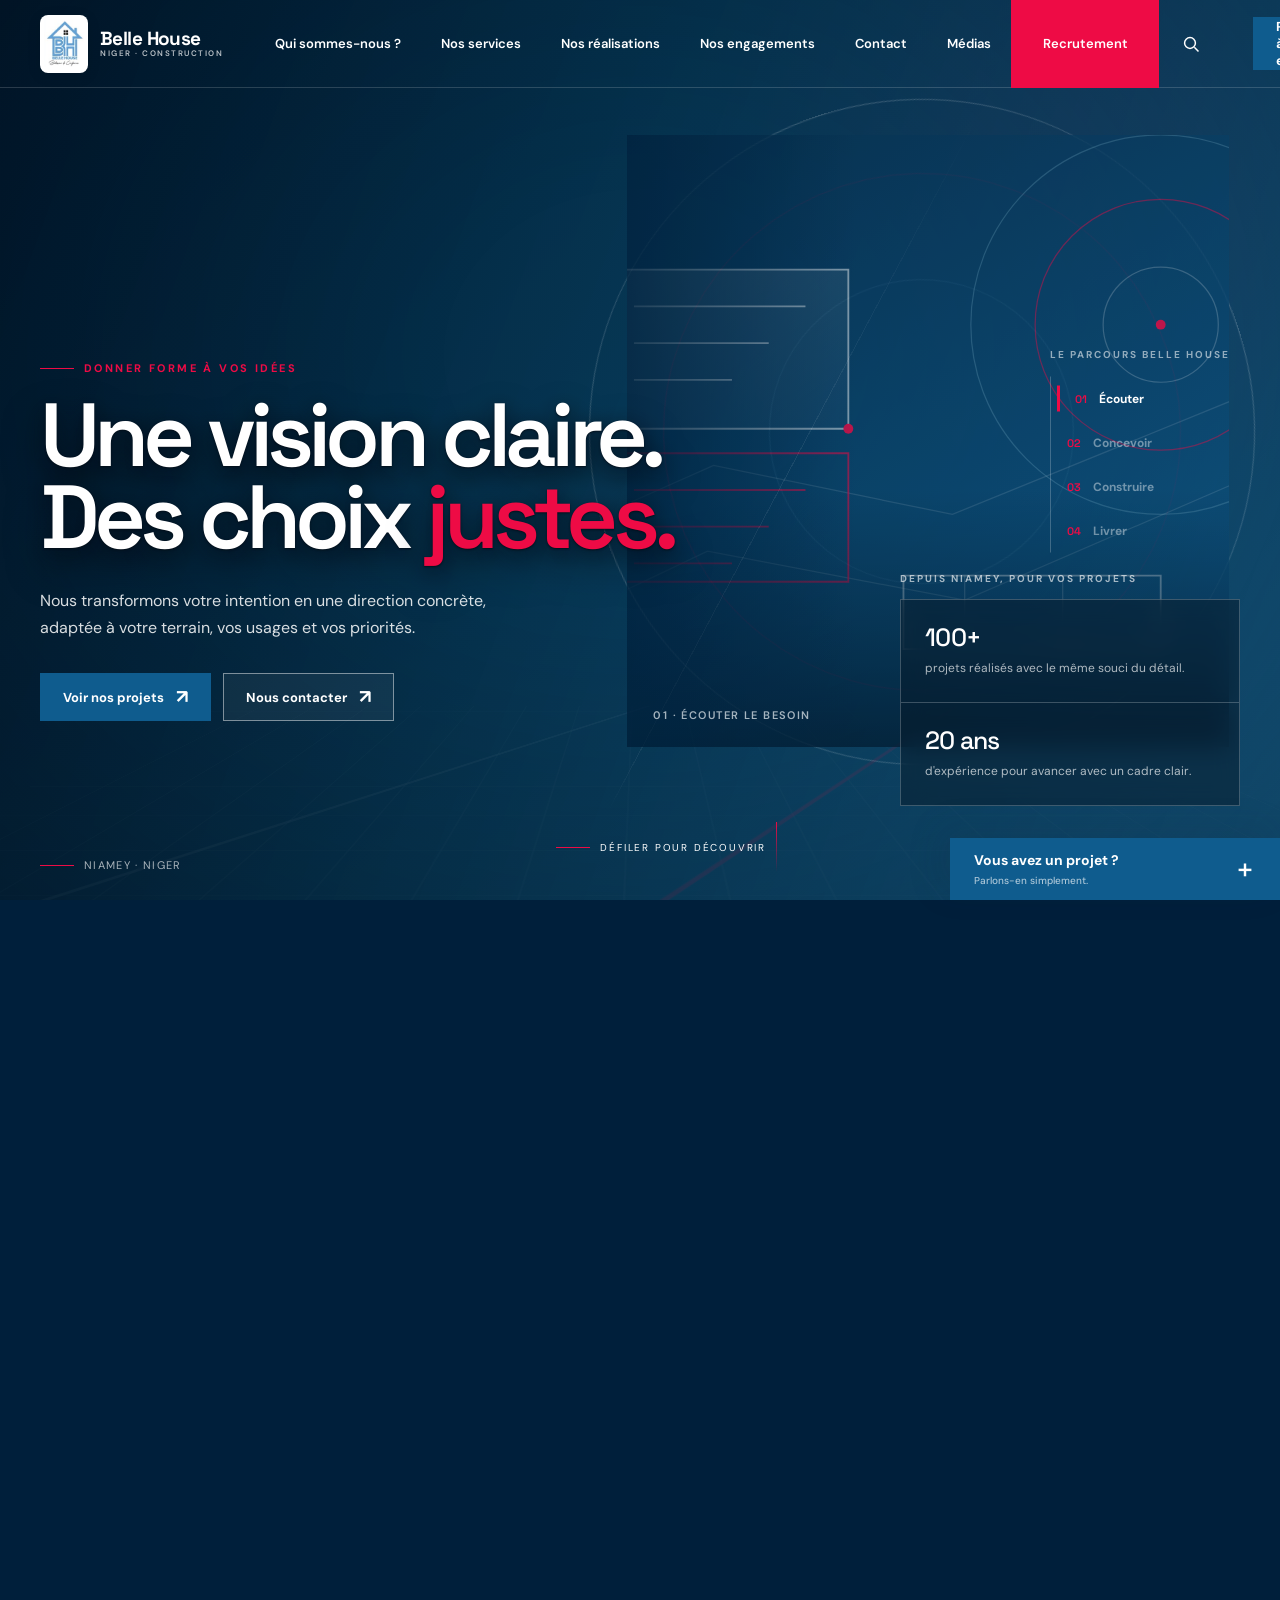
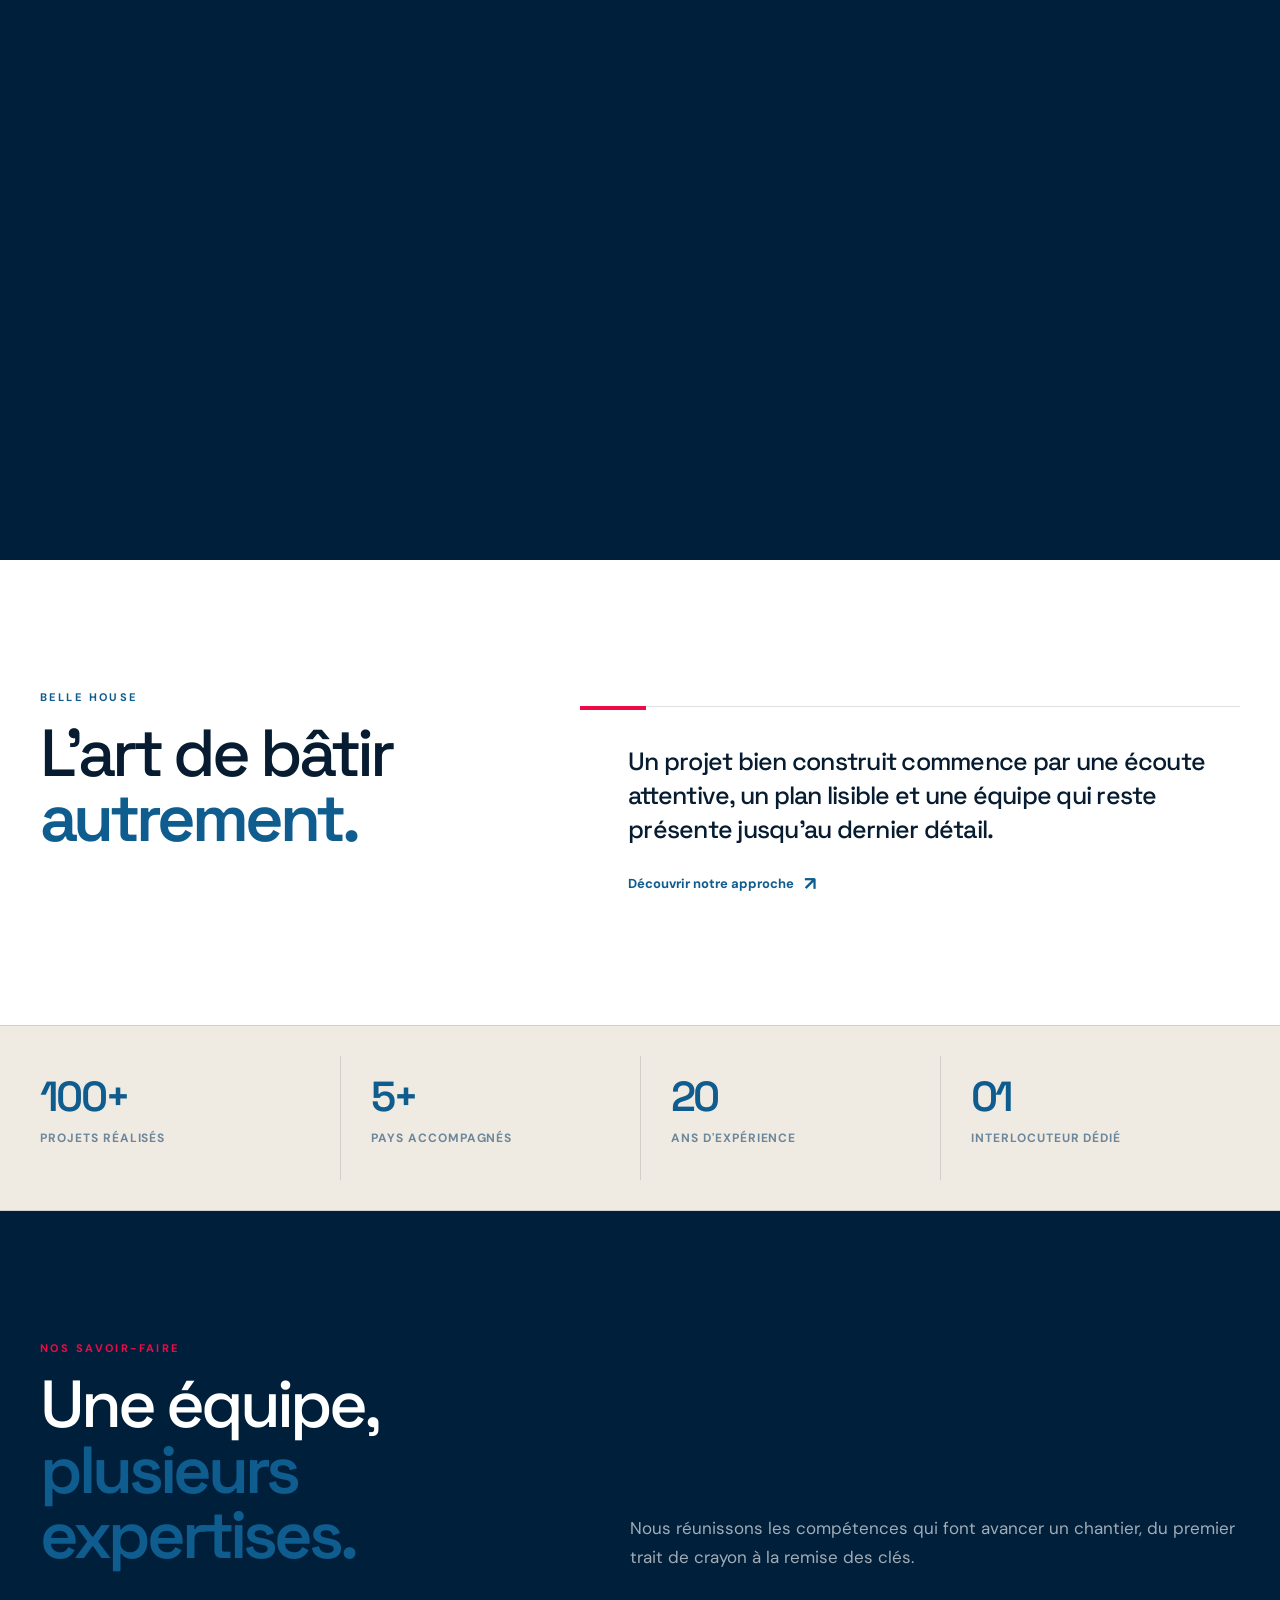
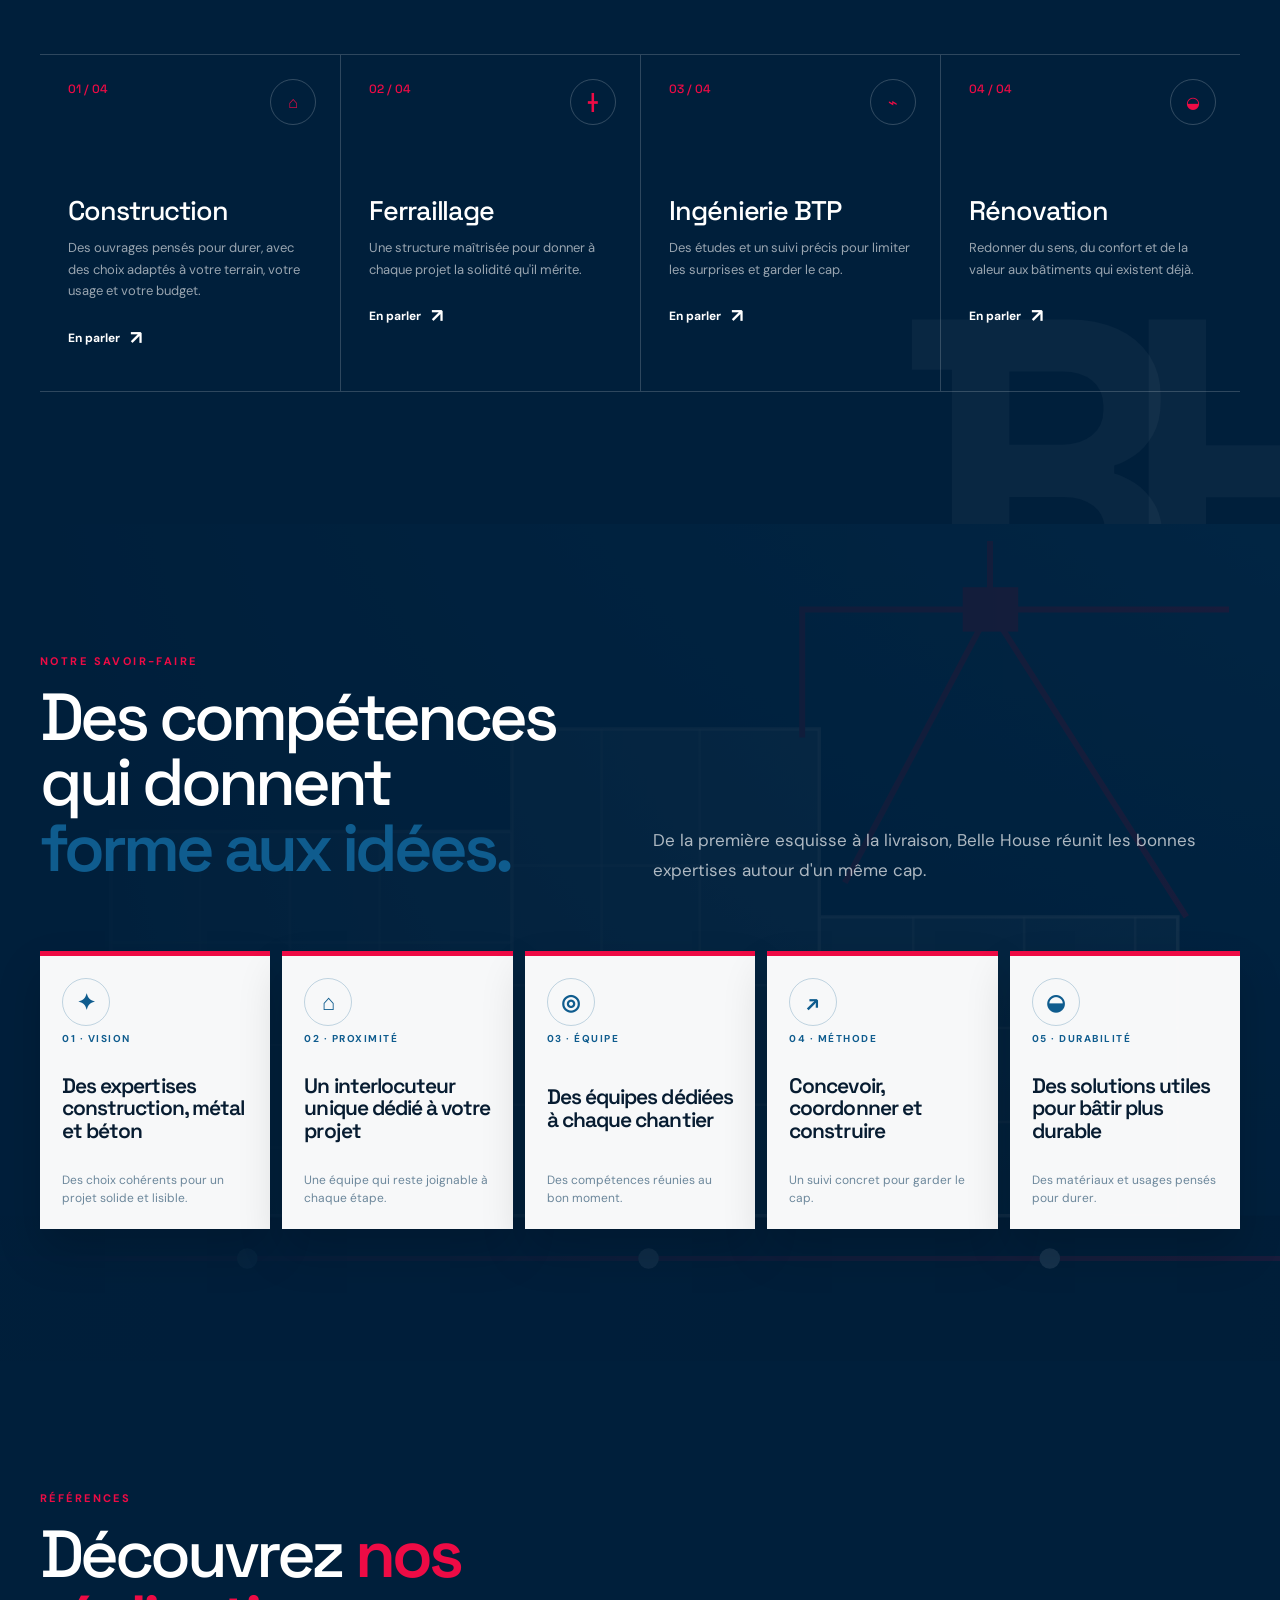
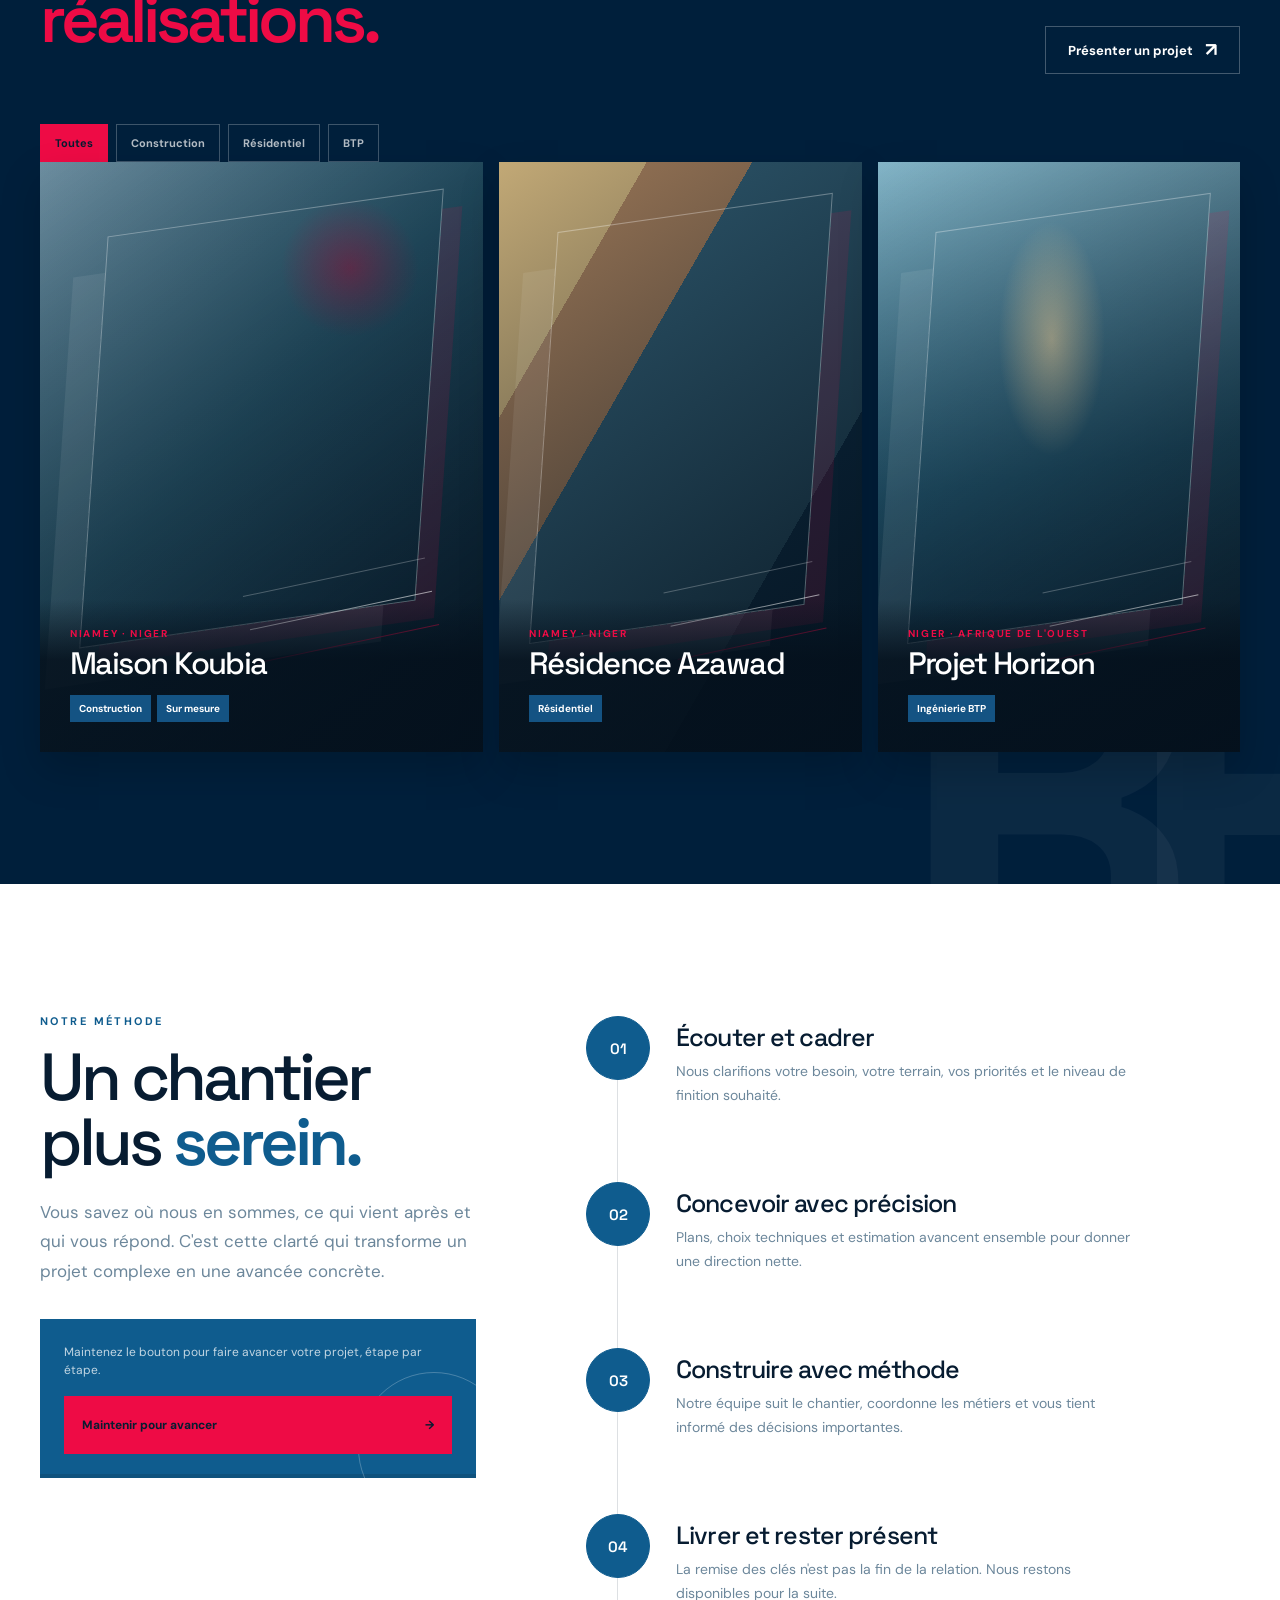
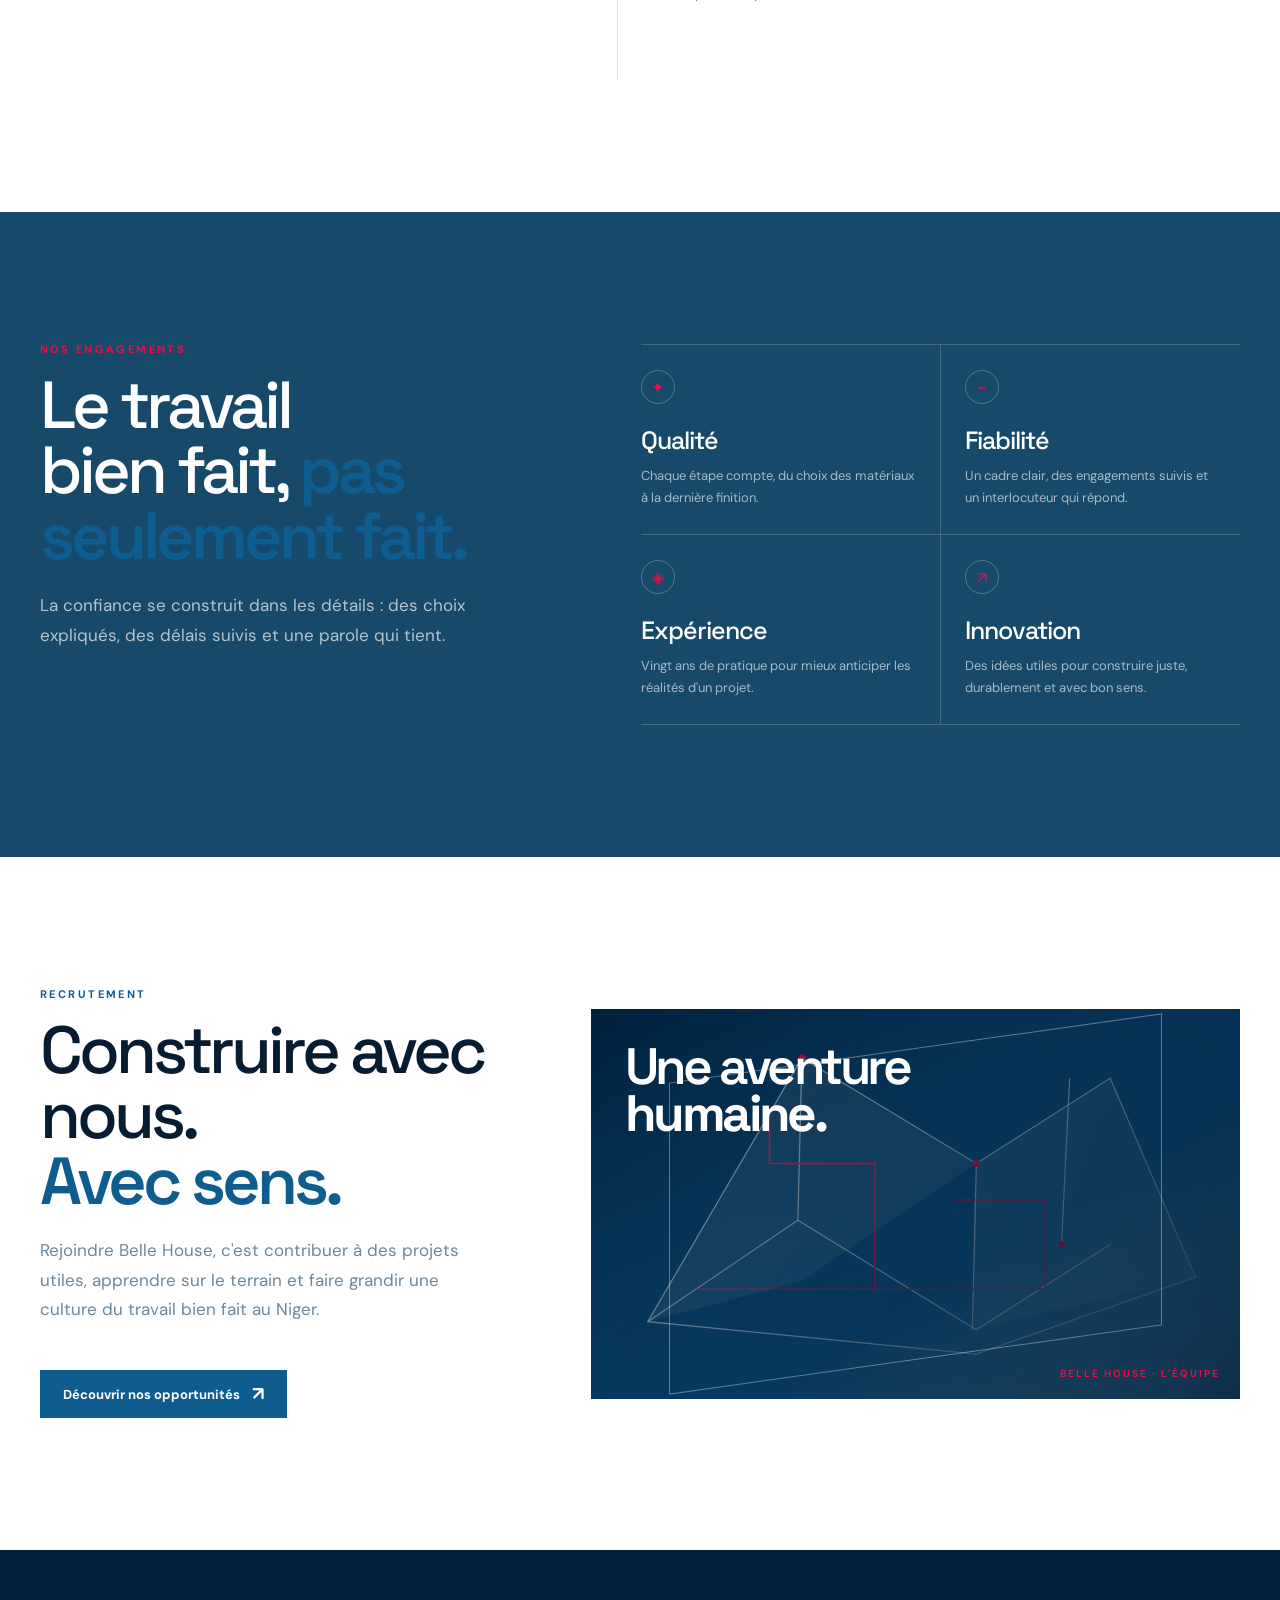
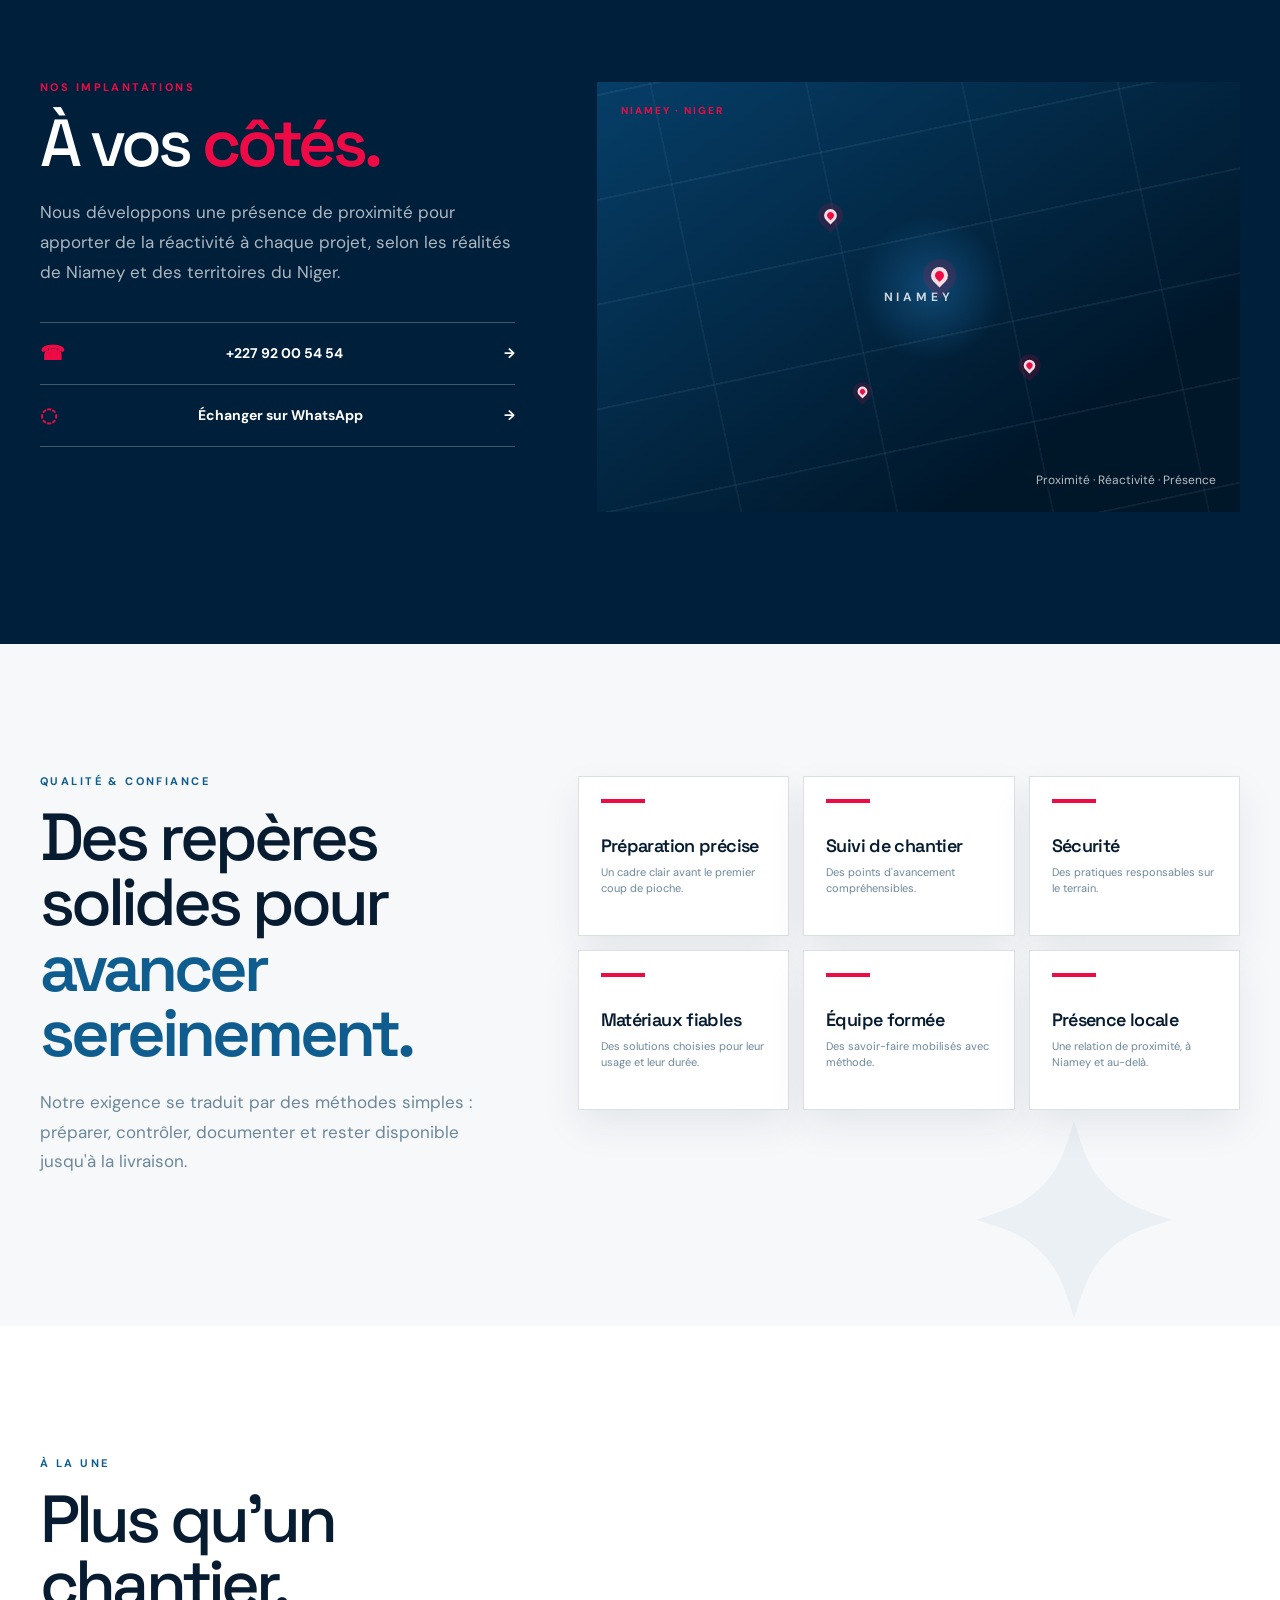
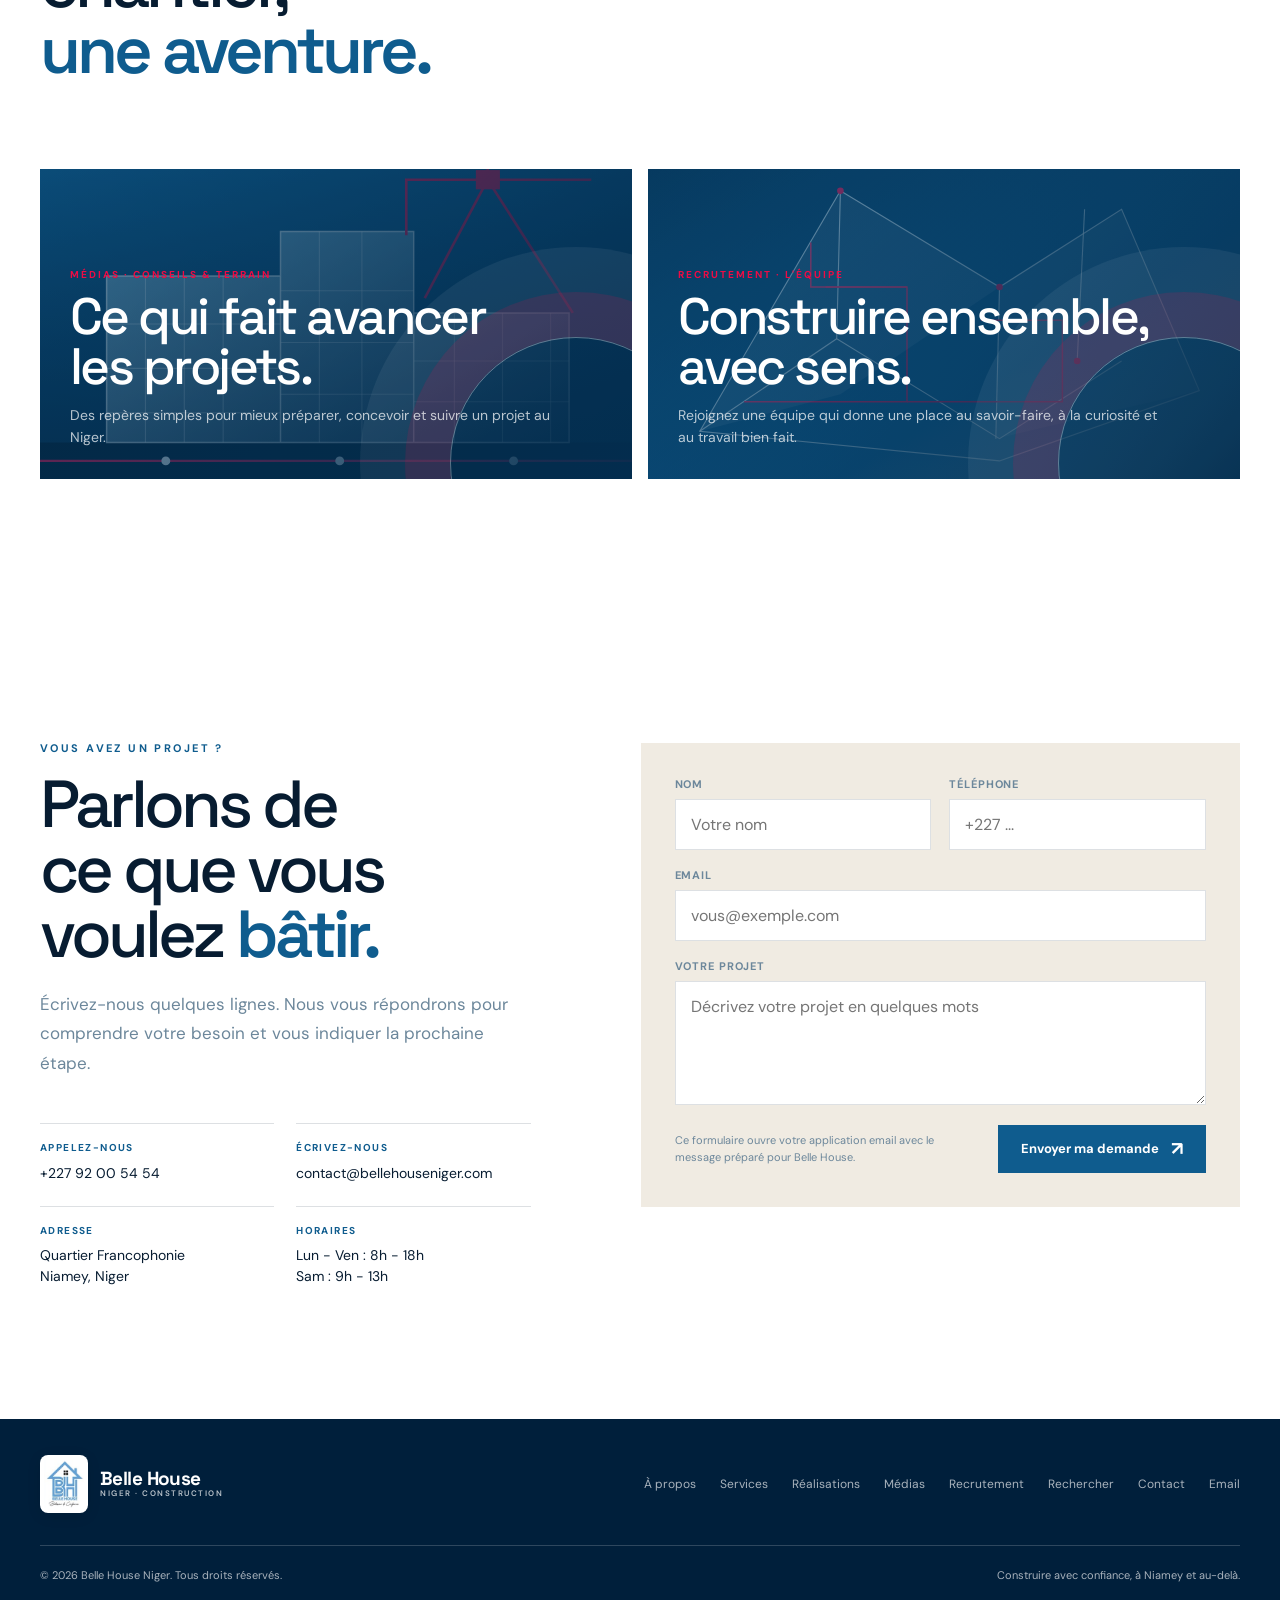
<file: belle-house-niger/index.html>
<!doctype html>
<html lang="fr">
<head>
  <meta charset="utf-8">
  <meta name="viewport" content="width=device-width, initial-scale=1">
  <title>Belle House Niger | L'art de bâtir autrement</title>
  <meta name="description" content="Belle House Niger vous accompagne de la conception à la livraison de vos projets de construction, de ferraillage et d'ingénierie BTP à Niamey et au Niger.">
  <meta name="theme-color" content="#001f3b">
  <meta name="robots" content="index,follow,max-image-preview:large">
  <link rel="canonical" href="https://www.bellehouseniger.com/">
  <meta property="og:url" content="https://www.bellehouseniger.com/">
  <meta property="og:type" content="website">
  <meta property="og:locale" content="fr_NE">
  <meta property="og:site_name" content="Belle House Niger">
  <meta property="og:image" content="https://www.bellehouseniger.com/assets/belle-house-logo.png">
  <meta property="og:image:alt" content="Bâtiment durable conçu par Belle House Niger">
  <meta property="og:title" content="Belle House Niger | L'art de bâtir autrement">
  <meta property="og:description" content="Construction, ferraillage et ingénierie BTP, avec un seul interlocuteur pour avancer sereinement.">
  <meta name="twitter:card" content="summary_large_image">
  <meta name="twitter:title" content="Belle House Niger | L'art de bâtir autrement">
  <meta name="twitter:description" content="Construction, ferraillage et ingénierie BTP à Niamey et au Niger.">
  <meta name="twitter:image" content="https://www.bellehouseniger.com/assets/belle-house-logo.png">
  <link rel="preconnect" href="https://fonts.googleapis.com">
  <link rel="preconnect" href="https://fonts.gstatic.com" crossorigin>
  <link href="https://fonts.googleapis.com/css2?family=DM+Sans:wght@400;500;600;700&family=Space+Grotesk:wght@400;500;600;700&display=swap" rel="stylesheet">
  <link rel="stylesheet" href="assets/nav.css">
  <link rel="icon" href="data:image/svg+xml,%3Csvg xmlns='http://www.w3.org/2000/svg' viewBox='0 0 100 100'%3E%3Crect width='100' height='100' rx='22' fill='%23175f94'/%3E%3Cpath d='M19 48 50 17l31 31v36H63V60H37v24H19Z' fill='none' stroke='%23fff' stroke-width='7'/%3E%3Cpath d='M32 67h36M50 44v16' stroke='%23f0c77b' stroke-width='5'/%3E%3C/svg%3E">
  <script type="application/ld+json">
  {"@context":"https://schema.org","@graph":[{"@type":"Organization","@id":"https://www.bellehouseniger.com/#organization","name":"Belle House Niger","url":"https://www.bellehouseniger.com/","logo":"https://www.bellehouseniger.com/assets/belle-house-logo.png","email":"contact@bellehouseniger.com","telephone":"+22792005454"},{"@type":"LocalBusiness","@id":"https://www.bellehouseniger.com/#localbusiness","name":"Belle House Niger","url":"https://www.bellehouseniger.com/","image":"https://www.bellehouseniger.com/assets/hero-deliver.svg","telephone":"+22792005454","email":"contact@bellehouseniger.com","address":{"@type":"PostalAddress","streetAddress":"Quartier Francophonie","addressLocality":"Niamey","addressCountry":"NE"},"areaServed":"Niger","priceRange":"$$"},{"@type":"WebSite","@id":"https://www.bellehouseniger.com/#website","url":"https://www.bellehouseniger.com/","name":"Belle House Niger","publisher":{"@id":"https://www.bellehouseniger.com/#organization"},"inLanguage":"fr-NE"},{"@type":"WebPage","@id":"https://www.bellehouseniger.com/#webpage","url":"https://www.bellehouseniger.com/","name":"Belle House Niger | L'art de bâtir autrement","isPartOf":{"@id":"https://www.bellehouseniger.com/#website"},"about":{"@id":"https://www.bellehouseniger.com/#localbusiness"},"inLanguage":"fr-NE"}]}
  </script>
  <style>
    :root {
      --canvas: #f7f8fa;
      --panel: #ffffff;
      --ink: #071c31;
      --ink-soft: #6c879b;
      --navy: #001f3b;
      --blue: #0f5c8e;
      --blue-deep: #063e67;
      --sky: #8fc4dc;
      --gold: #ee0b45;
      --line: rgba(16, 40, 59, .14);
      --line-light: rgba(255,255,255,.18);
      --shadow: 0 22px 60px rgba(15, 41, 64, .14);
      --ease: cubic-bezier(.22,.8,.24,1);
      --soft-ease: cubic-bezier(.16,1,.3,1);
      --tshadow: 0 1px 2px rgba(4,14,24,.92), 0 6px 20px rgba(4,14,24,.6), 0 16px 44px rgba(4,14,24,.48);
    }

    * { box-sizing: border-box; }
    html { scroll-behavior: smooth; overflow-x: hidden; }
    body { margin: 0; color: var(--ink); background: var(--canvas); font-family: "DM Sans", Arial, sans-serif; overflow-x: hidden; }
    body::before { content: ""; position: fixed; inset: 0; z-index: -2; pointer-events: none; background: radial-gradient(circle at 14% 16%, rgba(143,196,220,.16), transparent 28%), radial-gradient(circle at 90% 68%, rgba(238,11,69,.08), transparent 30%); }
    body::after { content: ""; position: fixed; inset: 0; z-index: -1; pointer-events: none; opacity: .18; background-image: url("data:image/svg+xml,%3Csvg viewBox='0 0 180 180' xmlns='http://www.w3.org/2000/svg'%3E%3Cfilter id='n'%3E%3CfeTurbulence type='fractalNoise' baseFrequency='.75' numOctaves='2' stitchTiles='stitch'/%3E%3C/filter%3E%3Crect width='100%25' height='100%25' filter='url(%23n)' opacity='.12'/%3E%3C/svg%3E"); mix-blend-mode: multiply; }
    a { color: inherit; text-decoration: none; }
    button, input, textarea { font: inherit; }
    button { border: 0; cursor: pointer; }
    img { max-width: 100%; display: block; }
    svg { display: block; }
    main { outline: none; }
    .skip-link { position: fixed; z-index: 100; top: 10px; left: 10px; padding: 10px 14px; color: #fff; background: var(--blue); transform: translateY(-150%); transition: transform .25s var(--ease); }
    .skip-link:focus { transform: translateY(0); }
    :focus-visible { outline: 3px solid var(--gold); outline-offset: 4px; }

    .site-header { position: fixed; z-index: 50; top: 0; left: 0; right: 0; height: 88px; display: flex; align-items: center; border-bottom: 1px solid rgba(255,255,255,.16); color: #fff; transition: background .35s var(--ease), color .35s var(--ease), box-shadow .35s var(--ease); }
    .site-header.scrolled { color: var(--ink); background: rgba(255,250,243,.9); border-color: var(--line); box-shadow: 0 8px 28px rgba(15,41,64,.08); backdrop-filter: blur(18px); }
    .header-inner { width: min(1440px, calc(100% - 80px)); margin: 0 auto; display: flex; align-items: center; justify-content: space-between; gap: 32px; }
    .brand { display: inline-flex; align-items: center; gap: 12px; min-width: max-content; }
    .brand-mark { width: 48px; height: 58px; padding: 4px; display: grid; place-items: center; background: #fff; border-radius: 8px; box-shadow: 0 3px 14px rgba(0,0,0,.1); }
    .brand-mark img { width: 100%; height: 100%; object-fit: contain; }
    .brand-copy { display: grid; gap: 1px; }
    .brand-name { font: 700 19px/1 "Space Grotesk", sans-serif; letter-spacing: -.03em; }
    .brand-sub { font: 600 8px/1.2 "DM Sans", sans-serif; letter-spacing: .19em; text-transform: uppercase; opacity: .72; }
    .primary-nav { display: flex; align-items: stretch; height: 88px; margin-left: auto; }
    .primary-nav a { position: relative; display: grid; place-items: center; padding: 0 20px; font-size: 13px; font-weight: 600; white-space: nowrap; }
    .primary-nav a::after { content: ""; position: absolute; right: 20px; bottom: 0; left: 20px; height: 4px; background: var(--gold); transform: scaleX(0); transform-origin: left; transition: transform .3s var(--ease); }
    .primary-nav a:hover::after, .primary-nav a.active::after { transform: scaleX(1); }
    .header-cta, .btn { display: inline-flex; align-items: center; justify-content: center; gap: 12px; min-height: 48px; padding: 0 22px; border: 1px solid transparent; font-weight: 700; font-size: 13px; transition: transform .28s var(--ease), background .28s var(--ease), color .28s var(--ease), border-color .28s var(--ease); }
    .header-cta { color: #fff; background: var(--blue); }
    .header-cta:hover, .btn-primary:hover { background: var(--blue-deep); transform: translateY(-2px); }
    .menu-toggle { display: none; width: 48px; height: 48px; place-items: center; color: inherit; background: transparent; }
    .menu-toggle span, .menu-toggle::before, .menu-toggle::after { content: ""; width: 22px; height: 2px; display: block; background: currentColor; transition: transform .25s var(--ease), opacity .25s var(--ease); }
    .menu-toggle { gap: 5px; flex-direction: column; }
    .menu-toggle.open::before { transform: translateY(7px) rotate(45deg); }
    .menu-toggle.open::after { transform: translateY(-7px) rotate(-45deg); }
    .menu-toggle.open span { opacity: 0; }

    .hero { position: relative; height: 240vh; overflow: visible; color: #fff; background: var(--navy); }
    .hero-stage { position: sticky; top: 0; height: 100vh; min-height: 720px; overflow: hidden; color: #fff; background: var(--navy); }
    .hero-backdrop { position: absolute; inset: -3%; background: linear-gradient(110deg, rgba(0,20,40,.98) 0%, rgba(4,51,80,.9) 45%, rgba(15,92,142,.7) 100%), radial-gradient(circle at 80% 22%, rgba(238,11,69,.24), transparent 28%), linear-gradient(140deg, #001b31, #2e7596); transform: scale(calc(1 + var(--hero-scale, 0))); transition: transform .1s linear; }
    .hero-backdrop::before { content: ""; position: absolute; inset: -10%; opacity: .35; background: linear-gradient(125deg, transparent 0 34%, rgba(255,255,255,.1) 34.1% 34.35%, transparent 34.45% 58%, rgba(238,11,69,.35) 58.15% 58.35%, transparent 58.45% 100%), repeating-linear-gradient(90deg, transparent 0 98px, rgba(255,255,255,.07) 99px, transparent 100px), repeating-linear-gradient(0deg, transparent 0 108px, rgba(255,255,255,.06) 109px, transparent 110px); transform: perspective(700px) rotateX(54deg) translateY(15%) scale(1.4); transform-origin: center bottom; }
    .hero-backdrop::after { content: ""; position: absolute; inset: 0; background: radial-gradient(ellipse at 50% 40%, transparent 20%, rgba(3,15,26,.36) 100%); }
    .hero-orbit { position: absolute; width: 52vw; height: 52vw; max-width: 760px; max-height: 760px; right: 2%; top: 11%; border: 1px solid rgba(255,255,255,.19); border-radius: 50%; transform: translate3d(calc(var(--hero-orbit-x, 0) * 1px), calc(var(--hero-orbit-y, 0) * 1px), 0) rotate(-18deg); animation: orbit 18s ease-in-out infinite alternate; }
    .hero-orbit::before, .hero-orbit::after { content: ""; position: absolute; inset: 11%; border: 1px solid rgba(238,11,69,.35); border-radius: inherit; }
    .hero-orbit::after { inset: 27%; border-color: rgba(143,196,220,.32); }
    .hero-axis { position: absolute; right: 24%; top: 14%; bottom: 0; width: 1px; background: linear-gradient(transparent, rgba(255,255,255,.34), transparent); transform: translateY(calc(var(--hero-axis-y, 0) * 1px)) rotate(28deg); transform-origin: top; }
    .hero-scene-media { position: absolute; z-index: 1; top: 15%; right: 4%; width: min(650px, 47vw); height: 68vh; min-height: 470px; overflow: hidden; opacity: calc(1 - var(--hero-final, 0)); transform: translate3d(calc(var(--hero-orbit-x, 0) * -.35px), calc(var(--hero-orbit-y, 0) * -.25px), 0); transition: opacity .55s var(--soft-ease); }
    .hero-scene { position: absolute; inset: 0; margin: 0; opacity: 0; transform: translate3d(48px, 0, 0) scale(.96); transition: opacity .7s var(--soft-ease), transform .9s var(--soft-ease); }
    .hero-scene.active { opacity: .78; transform: none; }
    .hero-scene::after { content: ""; position: absolute; inset: 0; background: linear-gradient(90deg, rgba(0,31,59,.78), transparent 38%), linear-gradient(0deg, rgba(0,17,33,.78), transparent 42%); }
    .hero-scene img { width: 100%; height: 100%; object-fit: cover; }
    .hero-scene figcaption { position: absolute; z-index: 1; right: 26px; bottom: 24px; left: 26px; color: rgba(255,255,255,.82); font: 600 11px/1.5 "DM Sans", sans-serif; letter-spacing: .13em; text-transform: uppercase; }
    .hero-content { position: relative; z-index: 2; width: min(1440px, calc(100% - 80px)); height: 100%; margin: 0 auto; padding-top: 174px; display: grid; grid-template-columns: minmax(0, 1fr) 340px; gap: 80px; align-items: center; transform: translate3d(0, calc(var(--hero-shift, 0) * 1px), 0); opacity: var(--hero-opacity, 1); transition: opacity .16s linear; }
    .eyebrow { display: inline-flex; align-items: center; gap: 10px; margin-bottom: 20px; color: var(--gold); font: 700 11px/1 "DM Sans", sans-serif; letter-spacing: .22em; text-transform: uppercase; }
    .eyebrow::before { content: ""; width: 34px; height: 1px; background: currentColor; }
    h1, h2, h3, p { margin-top: 0; }
    .hero h1 { max-width: 760px; margin-bottom: 28px; font: 600 clamp(54px, 7vw, 105px)/.92 "Space Grotesk", sans-serif; letter-spacing: -.065em; text-wrap: balance; text-shadow: var(--tshadow); }
    .hero h1 span { display: block; opacity: 1; transform: none; }
    .hero-ready .hero h1 span { opacity: 0; transform: translateY(30px); }
    .hero-ready .hero h1 span:nth-child(1) { animation: heroTextIn .9s var(--soft-ease) .12s both; }
    .hero-ready .hero h1 span:nth-child(2) { animation: heroTextIn .9s var(--soft-ease) .22s both; }
    .hero-ready .hero-copy .eyebrow { animation: heroTextIn .7s var(--soft-ease) both; }
    .hero-ready .hero-lede { opacity: 0; animation: heroTextIn .8s var(--soft-ease) .42s both; }
    .hero-ready .hero-actions { opacity: 0; animation: heroTextIn .8s var(--soft-ease) .54s both; }
    .hero-ready .hero-side { animation: none; }
    .hero h1 em { color: var(--gold); font-style: normal; }
    .hero-lede { max-width: 590px; margin-bottom: 32px; color: rgba(255,255,255,.85); font-size: 16px; line-height: 1.7; text-wrap: balance; }
    .hero-actions { display: flex; align-items: center; flex-wrap: wrap; gap: 12px; }
    .btn-primary { color: #fff; background: var(--blue); }
    .btn-outline { color: #fff; border-color: rgba(255,255,255,.46); background: rgba(255,255,255,.05); }
    .btn-outline:hover { border-color: #fff; background: rgba(255,255,255,.14); transform: translateY(-2px); }
    .btn-ghost { color: var(--ink); border-color: var(--line); background: transparent; }
    .btn-ghost:hover { border-color: var(--blue); color: var(--blue); transform: translateY(-2px); }
    .arrow { font-size: 19px; line-height: 0; transition: transform .28s var(--ease); }
    .btn:hover .arrow, a:hover .arrow { transform: translateX(4px); }
    .hero-side { align-self: end; padding-bottom: 94px; opacity: 0; transform: translateY(28px); pointer-events: none; transition: opacity .6s var(--soft-ease), transform .7s var(--soft-ease); }
    .hero.scene-final .hero-side { opacity: 1; transform: none; pointer-events: auto; }
    .hero-side-label { margin-bottom: 14px; color: rgba(255,255,255,.63); font-size: 10px; font-weight: 700; letter-spacing: .2em; text-transform: uppercase; }
    .hero-side-card { padding: 24px; border: 1px solid rgba(255,255,255,.22); background: rgba(8,23,37,.45); backdrop-filter: blur(12px); }
    .hero-side-card + .hero-side-card { border-top: 0; }
    .hero-side-card strong { display: block; margin-bottom: 8px; font: 500 25px/1.08 "Space Grotesk", sans-serif; letter-spacing: -.03em; }
    .hero-side-card p { margin-bottom: 0; color: rgba(255,255,255,.68); font-size: 12px; line-height: 1.6; }
    .hero-meta { position: absolute; z-index: 3; right: 40px; bottom: 28px; left: 40px; display: flex; justify-content: space-between; align-items: end; color: rgba(255,255,255,.66); font-size: 11px; letter-spacing: .12em; text-transform: uppercase; }
    .hero-meta span { display: inline-flex; align-items: center; gap: 10px; }
    .hero-meta span::before { content: ""; width: 34px; height: 1px; background: var(--gold); }
    .scroll-cue { display: grid; justify-items: center; gap: 8px; color: #fff; font-size: 10px; letter-spacing: .18em; }
    .scroll-cue i { width: 1px; height: 50px; background: linear-gradient(var(--gold), transparent); animation: scrollPulse 1.8s ease-in-out infinite; }
    .hero-story { position: absolute; z-index: 4; right: 40px; top: 50%; width: 190px; transform: translateY(-50%); }
    .hero-story-title { margin-bottom: 16px; color: rgba(255,255,255,.56); font-size: 10px; font-weight: 700; letter-spacing: .2em; text-transform: uppercase; }
    .hero-story ol { display: grid; gap: 0; margin: 0; padding: 0; list-style: none; border-left: 1px solid rgba(255,255,255,.22); }
    .hero-story li { position: relative; display: flex; align-items: center; gap: 12px; min-height: 44px; padding-left: 16px; color: rgba(255,255,255,.42); font-size: 12px; font-weight: 700; transition: color .35s var(--ease), transform .35s var(--ease); }
    .hero-story li::before { content: ""; position: absolute; left: -2px; width: 3px; height: 26px; background: var(--gold); transform: scaleY(0); transition: transform .35s var(--ease); }
    .hero-story li.active { color: #fff; transform: translateX(8px); }
    .hero-story li.active::before { transform: scaleY(1); }
    .hero-story li span { color: var(--gold); font: 600 11px/1 "Space Grotesk", sans-serif; }
    .hero-copy.is-switching { opacity: 0; transform: translateY(18px); }
    .hero-copy { transition: opacity .35s var(--soft-ease), transform .5s var(--soft-ease); }
    .hero.scene-final .hero-copy { max-width: 780px; }

    .section { position: relative; padding: 132px 0; }
    .container { width: min(1240px, calc(100% - 80px)); margin: 0 auto; }
    .section-kicker { display: block; margin-bottom: 18px; color: var(--blue); font: 700 11px/1 "DM Sans", sans-serif; letter-spacing: .22em; text-transform: uppercase; }
    .section-kicker.light { color: var(--gold); }
    .section-title { max-width: 760px; margin-bottom: 22px; font: 500 clamp(42px, 5.2vw, 76px)/.98 "Space Grotesk", sans-serif; letter-spacing: -.06em; text-wrap: balance; }
    .section-title strong { color: var(--blue); font-weight: 600; }
    .section-lede { max-width: 610px; color: var(--ink-soft); font-size: 17px; line-height: 1.75; }
    .intro { background: var(--panel); }
    .intro-grid { display: grid; grid-template-columns: .8fr 1.2fr; gap: 100px; align-items: end; }
    .intro-copy { padding-bottom: 20px; }
    .intro-callout { position: relative; padding: 38px 0 0 48px; border-top: 1px solid var(--line); }
    .intro-callout::before { content: ""; position: absolute; top: -1px; left: 0; width: 66px; height: 4px; background: var(--gold); }
    .intro-callout p { max-width: 620px; margin-bottom: 26px; color: var(--ink); font: 500 25px/1.35 "Space Grotesk", sans-serif; letter-spacing: -.03em; }
    .mini-link { display: inline-flex; align-items: center; gap: 10px; color: var(--blue); font-size: 13px; font-weight: 700; }
    .stats { padding: 30px 0; border-top: 1px solid var(--line); border-bottom: 1px solid var(--line); background: #f0ebe2; }
    .stats-grid { display: grid; grid-template-columns: repeat(4, 1fr); }
    .stat { min-height: 124px; padding: 20px 30px; border-left: 1px solid var(--line); }
    .stat:first-child { border-left: 0; padding-left: 0; }
    .stat:last-child { padding-right: 0; }
    .stat-number { display: block; margin-bottom: 8px; color: var(--blue); font: 600 42px/1 "Space Grotesk", sans-serif; letter-spacing: -.06em; }
    .stat-label { color: var(--ink-soft); font-size: 12px; font-weight: 700; letter-spacing: .08em; text-transform: uppercase; }

    .dark-section { color: #fff; background: var(--navy); overflow: hidden; }
    .dark-section::after { content: "BH"; position: absolute; right: -5vw; bottom: -8vw; color: rgba(255,255,255,.035); font: 700 34vw/.7 "Space Grotesk", sans-serif; letter-spacing: -.14em; pointer-events: none; }
    .services-head { position: relative; z-index: 1; display: flex; align-items: end; justify-content: space-between; gap: 50px; margin-bottom: 64px; }
    .services-head .section-lede { color: rgba(255,255,255,.63); }
    .services-grid { position: relative; z-index: 1; display: grid; grid-template-columns: repeat(4, 1fr); border-top: 1px solid var(--line-light); border-bottom: 1px solid var(--line-light); }
    .service-card { position: relative; min-height: 336px; padding: 28px; border-left: 1px solid var(--line-light); transition: background .35s var(--ease), transform .35s var(--ease); }
    .service-card:first-child { border-left: 0; }
    .service-card:hover { background: rgba(255,255,255,.08); transform: translateY(-5px); }
    .service-index { display: block; margin-bottom: 102px; color: var(--gold); font: 500 12px/1 "Space Grotesk", sans-serif; }
    .service-card h3 { margin-bottom: 12px; font: 500 27px/1.05 "Space Grotesk", sans-serif; letter-spacing: -.04em; }
    .service-card p { margin-bottom: 24px; color: rgba(255,255,255,.6); font-size: 13px; line-height: 1.65; }
    .service-link { display: inline-flex; align-items: center; gap: 10px; color: #fff; font-size: 12px; font-weight: 700; }
    .service-icon { position: absolute; top: 24px; right: 24px; width: 46px; height: 46px; display: grid; place-items: center; border: 1px solid rgba(255,255,255,.2); border-radius: 50%; color: var(--gold); }

    .projects { background: var(--canvas); }
    .projects-head { display: flex; align-items: end; justify-content: space-between; gap: 50px; margin-bottom: 50px; }
    .project-filter { display: flex; gap: 8px; flex-wrap: wrap; }
    .filter-btn { min-height: 38px; padding: 0 14px; color: var(--ink-soft); border: 1px solid var(--line); background: transparent; font-size: 11px; font-weight: 700; transition: all .25s var(--ease); }
    .filter-btn:hover, .filter-btn.active { color: #fff; border-color: var(--blue); background: var(--blue); }
    .project-grid { display: grid; grid-template-columns: 1.1fr .9fr .9fr; gap: 16px; }
    .project-card { position: relative; min-height: 420px; display: flex; flex-direction: column; justify-content: end; overflow: hidden; color: #fff; background: var(--navy); }
    .project-card.large { min-height: 600px; }
    .project-art { position: absolute; inset: 0; background: linear-gradient(145deg, rgba(15,41,64,.15), rgba(5,18,29,.9)), radial-gradient(circle at 70% 18%, rgba(238,11,69,.5), transparent 12%), linear-gradient(135deg, #7d9fb0 0%, #30677d 45%, #0e2f49 100%); transition: transform .7s var(--soft-ease); }
    .project-card:nth-child(2) .project-art { background: linear-gradient(145deg, rgba(15,41,64,.1), rgba(5,18,29,.92)), linear-gradient(120deg, #d6b77c 0 21%, #ad815a 21% 36%, #335f74 36% 72%, #0e2f49 72%); }
    .project-card:nth-child(3) .project-art { background: linear-gradient(145deg, rgba(15,41,64,.1), rgba(5,18,29,.9)), radial-gradient(ellipse at 48% 30%, rgba(255,238,188,.85), transparent 20%), linear-gradient(170deg, #91c5d7, #2a6680 52%, #0e2d45); }
    .project-art::before { content: ""; position: absolute; inset: 9% 12% 22%; border: 1px solid rgba(255,255,255,.32); transform: skewY(-12deg) rotate(4deg); box-shadow: 20px 20px 0 rgba(238,11,69,.12), -32px 36px 0 rgba(255,255,255,.07); }
    .project-art::after { content: ""; position: absolute; right: 11%; bottom: 24%; width: 42%; height: 1px; background: rgba(255,255,255,.56); transform: rotate(-12deg); box-shadow: 0 -34px 0 rgba(255,255,255,.25), 0 34px 0 rgba(238,11,69,.6); }
    .project-card:hover .project-art { transform: scale(1.06); }
    .project-content { position: relative; z-index: 1; padding: 30px; background: linear-gradient(transparent, rgba(4,16,28,.85) 40%); }
    .project-location { display: block; margin-bottom: 9px; color: var(--gold); font: 700 10px/1 "DM Sans", sans-serif; letter-spacing: .17em; text-transform: uppercase; }
    .project-card h3 { margin-bottom: 16px; font: 500 31px/1 "Space Grotesk", sans-serif; letter-spacing: -.05em; }
    .project-tags { display: flex; gap: 6px; flex-wrap: wrap; }
    .project-tag { padding: 7px 9px; color: #fff; background: rgba(23,95,148,.85); font-size: 10px; font-weight: 700; }

    .journey { background: var(--panel); }
    .journey-grid { display: grid; grid-template-columns: .8fr 1.2fr; gap: 110px; align-items: start; }
    .journey-intro { position: sticky; top: 130px; }
    .journey-intro .section-lede { margin-bottom: 32px; }
    .hold-card { position: relative; padding: 24px; color: #fff; background: var(--blue); overflow: hidden; }
    .hold-card::after { content: ""; position: absolute; right: -34px; bottom: -46px; width: 150px; height: 150px; border: 1px solid rgba(255,255,255,.24); border-radius: 50%; }
    .hold-card p { position: relative; z-index: 1; margin-bottom: 16px; color: rgba(255,255,255,.75); font-size: 12px; line-height: 1.55; }
    .hold-button { position: relative; z-index: 1; width: 100%; min-height: 58px; display: flex; align-items: center; justify-content: space-between; padding: 0 18px; color: var(--ink); background: var(--gold); font-size: 12px; font-weight: 700; }
    .hold-track { position: absolute; bottom: 0; left: 0; width: 100%; height: 4px; background: rgba(16,40,59,.2); }
    .hold-fill { width: 0; height: 100%; background: #fff; transition: width .12s linear; }
    .journey-steps { position: relative; }
    .journey-steps::before { content: ""; position: absolute; top: 0; bottom: 0; left: 31px; width: 1px; background: var(--line); }
    .step { position: relative; display: grid; grid-template-columns: 64px 1fr; gap: 26px; min-height: 166px; }
    .step-number { position: relative; z-index: 1; width: 64px; height: 64px; display: grid; place-items: center; color: var(--blue); border: 1px solid var(--line); border-radius: 50%; background: var(--panel); font: 600 15px/1 "Space Grotesk", sans-serif; transition: background .3s var(--ease), color .3s var(--ease), border-color .3s var(--ease); }
    .step.in .step-number, .journey.complete .step-number { color: #fff; border-color: var(--blue); background: var(--blue); }
    .step h3 { margin: 8px 0 10px; font: 500 25px/1.05 "Space Grotesk", sans-serif; letter-spacing: -.035em; }
    .step p { max-width: 460px; margin-bottom: 0; color: var(--ink-soft); font-size: 14px; line-height: 1.65; }

    .values { color: #fff; background: #16496a; }
    .values-grid { display: grid; grid-template-columns: .9fr 1.1fr; gap: 110px; align-items: start; }
    .values .section-lede { color: rgba(255,255,255,.68); }
    .value-list { display: grid; grid-template-columns: repeat(2, 1fr); border-top: 1px solid var(--line-light); }
    .value { min-height: 190px; padding: 25px 24px 20px 0; border-bottom: 1px solid var(--line-light); }
    .value:nth-child(even) { padding-left: 24px; border-left: 1px solid var(--line-light); }
    .value h3 { margin-bottom: 12px; font: 500 25px/1 "Space Grotesk", sans-serif; letter-spacing: -.04em; }
    .value p { margin-bottom: 0; color: rgba(255,255,255,.62); font-size: 13px; line-height: 1.65; }
    .value-mark { width: 34px; height: 34px; display: grid; place-items: center; margin-bottom: 24px; color: var(--gold); border: 1px solid rgba(255,255,255,.25); border-radius: 50%; }

    .editorial-links { background: var(--panel); }
    .editorial-grid { display: grid; grid-template-columns: repeat(2, 1fr); gap: 16px; }
    .editorial-card { position: relative; min-height: 310px; display: flex; flex-direction: column; justify-content: end; overflow: hidden; padding: 30px; color: #fff; background: var(--blue); isolation: isolate; }
    .editorial-card::before { content: ""; position: absolute; z-index: -1; inset: 0; opacity: .76; background: linear-gradient(135deg, rgba(0,31,59,.28), rgba(0,31,59,.95)), url("assets/hero-build.svg") center/cover; transition: transform .8s var(--soft-ease); }
    .editorial-card::after { content: ""; position: absolute; z-index: -1; right: -70px; bottom: -110px; width: 250px; height: 250px; border: 1px solid rgba(255,255,255,.34); border-radius: 50%; box-shadow: 0 0 0 45px rgba(238,11,69,.14), 0 0 0 90px rgba(255,255,255,.06); }
    .editorial-card:hover::before { transform: scale(1.06); }
    .editorial-card.recruit::before { background-image: linear-gradient(135deg, rgba(15,92,142,.22), rgba(0,31,59,.95)), url("assets/hero-conceive.svg"); }
    .editorial-card small { display: block; margin-bottom: 12px; color: var(--gold); font: 700 10px/1 "DM Sans", sans-serif; letter-spacing: .2em; text-transform: uppercase; }
    .editorial-card h3 { max-width: 480px; margin: 0 0 12px; font: 500 clamp(30px, 4vw, 52px)/.98 "Space Grotesk", sans-serif; letter-spacing: -.05em; }
    .editorial-card p { max-width: 480px; margin: 0; color: rgba(255,255,255,.72); font-size: 14px; line-height: 1.6; }

    .contact { background: var(--panel); }
    .contact-grid { display: grid; grid-template-columns: .9fr 1.1fr; gap: 110px; align-items: start; }
    .contact-details { margin-top: 44px; display: grid; grid-template-columns: repeat(2, 1fr); gap: 22px; }
    .detail { padding-top: 17px; border-top: 1px solid var(--line); }
    .detail span { display: block; margin-bottom: 8px; color: var(--blue); font-size: 10px; font-weight: 700; letter-spacing: .14em; text-transform: uppercase; }
    .detail a, .detail p { margin: 0; color: var(--ink); font-size: 14px; line-height: 1.5; }
    .contact-form { padding: 34px; background: #f0ebe2; }
    .form-grid { display: grid; grid-template-columns: repeat(2, 1fr); gap: 18px; }
    .field { display: grid; gap: 8px; }
    .field.full { grid-column: 1 / -1; }
    .field label { color: var(--ink-soft); font-size: 11px; font-weight: 700; letter-spacing: .08em; text-transform: uppercase; }
    .field input, .field textarea { width: 100%; border: 1px solid var(--line); border-radius: 0; padding: 14px 15px; color: var(--ink); background: var(--panel); transition: border-color .25s var(--ease), box-shadow .25s var(--ease); }
    .field textarea { min-height: 124px; resize: vertical; }
    .field input:focus, .field textarea:focus { border-color: var(--blue); box-shadow: 0 0 0 3px rgba(23,95,148,.1); outline: 0; }
    .form-foot { display: flex; justify-content: space-between; align-items: center; gap: 18px; margin-top: 20px; }
    .form-note { max-width: 280px; margin: 0; color: var(--ink-soft); font-size: 11px; line-height: 1.5; }
    .form-success { display: none; margin-top: 16px; padding: 14px; color: var(--blue-deep); background: rgba(143,196,220,.24); font-size: 13px; }
    .form-success.show { display: block; }

    /* Homepage reference rhythm: image-led expertise, dark references and editorial closing blocks. */
    .craft-showcase { color: #fff; background: var(--navy); overflow: hidden; }
    .craft-showcase::before { content: ""; position: absolute; inset: 0; opacity: .18; background: linear-gradient(90deg, rgba(0,31,59,.97), rgba(0,31,59,.42)), url("assets/hero-build.svg") center/cover; transform: scale(1.02); }
    .craft-showcase .container { position: relative; z-index: 1; }
    .craft-intro { display: flex; align-items: end; justify-content: space-between; gap: 70px; }
    .craft-intro .section-lede { color: rgba(255,255,255,.68); }
    .craft-cards { display: grid; grid-template-columns: repeat(5, minmax(0, 1fr)); gap: 12px; margin-top: 48px; }
    .craft-card { position: relative; min-height: 278px; display: flex; flex-direction: column; justify-content: space-between; padding: 22px; color: var(--ink); border-top: 5px solid var(--gold); background: rgba(255,255,255,.97); box-shadow: 0 22px 42px rgba(0,0,0,.16); transition: transform .45s var(--soft-ease), box-shadow .45s var(--soft-ease), background .35s var(--ease); }
    .craft-card:hover { transform: translateY(-10px); background: #fff; box-shadow: 0 30px 58px rgba(0,0,0,.24); }
    .craft-card-icon { width: 48px; height: 48px; display: grid; place-items: center; color: var(--blue); border: 1px solid rgba(15,92,142,.24); border-radius: 50%; font: 600 22px/1 "Space Grotesk", sans-serif; }
    .craft-card small { color: var(--blue); font: 700 10px/1 "DM Sans", sans-serif; letter-spacing: .15em; text-transform: uppercase; }
    .craft-card h3 { max-width: 200px; margin: 0; font: 600 21px/1.08 "Space Grotesk", sans-serif; letter-spacing: -.045em; }
    .craft-card p { margin: 0; color: var(--ink-soft); font-size: 12px; line-height: 1.5; }

    .home-realizations { color: #fff; background: var(--navy); overflow: hidden; }
    .home-realizations::after { content: "BH"; position: absolute; right: -8vw; bottom: -7vw; color: rgba(255,255,255,.045); font: 700 40vw/.65 "Space Grotesk", sans-serif; letter-spacing: -.15em; pointer-events: none; }
    .home-realizations .container { position: relative; z-index: 1; }
    .home-realizations .section-title strong { color: var(--gold); }
    .home-realizations .filter-btn { color: rgba(255,255,255,.7); border-color: rgba(255,255,255,.24); }
    .home-realizations .filter-btn:hover, .home-realizations .filter-btn.active { color: var(--ink); border-color: var(--gold); background: var(--gold); }
    .home-realizations .btn-ghost { color: #fff; border-color: rgba(255,255,255,.26); }
    .home-realizations .btn-ghost:hover { color: var(--ink); border-color: var(--gold); background: var(--gold); }
    .home-realizations .project-card { box-shadow: 0 18px 38px rgba(0,0,0,.18); }
    .home-realizations .project-card.large { min-height: 590px; }
    .home-realizations .project-card:not(.large) { min-height: 430px; }

    .home-recruitment { background: var(--panel); }
    .home-recruitment-grid { display: grid; grid-template-columns: .82fr 1.18fr; gap: 100px; align-items: center; }
    .home-recruitment-art { position: relative; min-height: 390px; overflow: hidden; isolation: isolate; background: linear-gradient(135deg, rgba(0,31,59,.22), rgba(0,31,59,.9)), url("assets/hero-conceive.svg") center/cover; }
    .home-recruitment-art::before { content: ""; position: absolute; inset: 10% 12%; border: 1px solid rgba(255,255,255,.35); transform: skewY(-8deg); }
    .home-recruitment-art::after { content: "BELLE HOUSE · L'ÉQUIPE"; position: absolute; right: 20px; bottom: 20px; color: var(--gold); font: 700 10px/1 "DM Sans", sans-serif; letter-spacing: .2em; }
    .home-recruitment-art span { position: absolute; z-index: 1; top: 34px; left: 34px; color: #fff; font: 600 clamp(32px, 4vw, 62px)/.93 "Space Grotesk", sans-serif; letter-spacing: -.07em; }
    .home-recruitment .btn { margin-top: 28px; }

    .home-locations { color: #fff; background: var(--navy); overflow: hidden; }
    .home-locations-grid { display: grid; grid-template-columns: .85fr 1.15fr; gap: 82px; align-items: stretch; }
    .home-locations .section-lede { color: rgba(255,255,255,.68); }
    .home-locations .section-title strong { color: var(--gold); }
    .location-contact { display: grid; gap: 0; margin-top: 34px; border-top: 1px solid rgba(255,255,255,.25); }
    .location-contact a { display: flex; align-items: center; justify-content: space-between; min-height: 62px; color: #fff; border-bottom: 1px solid rgba(255,255,255,.25); font-size: 14px; font-weight: 700; }
    .location-contact a span { color: var(--gold); font-size: 20px; }
    .location-map { position: relative; min-height: 430px; overflow: hidden; background: radial-gradient(circle at 52% 48%, rgba(23,95,148,.62), transparent 18%), linear-gradient(145deg, #063e67, #001629 78%); }
    .location-map::before { content: ""; position: absolute; inset: -15%; opacity: .55; background: repeating-linear-gradient(0deg, transparent 0 80px, rgba(143,196,220,.16) 81px 82px), repeating-linear-gradient(90deg, transparent 0 120px, rgba(143,196,220,.12) 121px 122px); transform: rotate(-12deg) scale(1.25); }
    .location-map::after { content: "NIAMEY"; position: absolute; top: 50%; left: 50%; transform: translate(-50%, -50%); color: rgba(255,255,255,.8); font: 700 12px/1 "DM Sans", sans-serif; letter-spacing: .32em; }
    .location-grid-label { position: absolute; z-index: 2; top: 24px; left: 24px; color: var(--gold); font: 700 10px/1 "DM Sans", sans-serif; letter-spacing: .2em; }
    .location-map-caption { position: absolute; z-index: 2; right: 24px; bottom: 24px; color: rgba(255,255,255,.72); font-size: 12px; }
    .location-pin { position: absolute; z-index: 2; width: 17px; height: 17px; border: 4px solid rgba(255,255,255,.85); border-radius: 50% 50% 50% 0; background: var(--gold); box-shadow: 0 0 0 8px rgba(238,11,69,.15); transform: rotate(-45deg); }
    .pin-one { top: 43%; left: 52%; }
    .pin-two { top: 29%; left: 35%; transform: rotate(-45deg) scale(.75); }
    .pin-three { top: 64%; left: 66%; transform: rotate(-45deg) scale(.68); }
    .pin-four { top: 70%; left: 40%; transform: rotate(-45deg) scale(.58); }

    .certifications { background: var(--canvas); overflow: hidden; }
    .certifications::after { content: "✦"; position: absolute; right: 8%; bottom: -5%; color: rgba(15,92,142,.05); font: 700 260px/1 "Space Grotesk", sans-serif; }
    .cert-layout { display: grid; grid-template-columns: .8fr 1.2fr; gap: 96px; align-items: start; }
    .cert-layout > * { position: relative; z-index: 1; }
    .cert-grid { display: grid; grid-template-columns: repeat(3, 1fr); gap: 14px; }
    .cert-card { min-height: 160px; padding: 22px; border: 1px solid var(--line); background: #fff; box-shadow: 0 16px 36px rgba(15,41,64,.08); transition: transform .35s var(--ease), box-shadow .35s var(--ease); }
    .cert-card:hover { transform: translateY(-6px); box-shadow: 0 24px 42px rgba(15,41,64,.14); }
    .cert-card::before { content: ""; display: block; width: 44px; height: 4px; margin-bottom: 34px; background: var(--gold); }
    .cert-card h3 { margin-bottom: 8px; color: var(--ink); font: 600 18px/1.05 "Space Grotesk", sans-serif; letter-spacing: -.035em; }
    .cert-card p { margin: 0; color: var(--ink-soft); font-size: 11px; line-height: 1.5; }

    .footer { padding: 36px 0 104px; color: rgba(255,255,255,.66); background: var(--navy); }
    .footer-main { display: flex; align-items: center; justify-content: space-between; gap: 30px; padding-bottom: 32px; border-bottom: 1px solid var(--line-light); }
    .footer .brand { color: #fff; }
    .footer-links { display: flex; gap: 24px; flex-wrap: wrap; font-size: 12px; }
    .footer-links a:hover { color: #fff; }
    .footer-bottom { display: flex; justify-content: space-between; gap: 20px; padding-top: 22px; font-size: 11px; }

    .project-dock { position: fixed; z-index: 40; right: 0; bottom: 0; width: 330px; color: #fff; background: var(--blue); box-shadow: -10px -10px 34px rgba(15,41,64,.12); }
    .dock-toggle { width: 100%; min-height: 62px; display: flex; align-items: center; justify-content: space-between; padding: 0 24px; color: #fff; background: transparent; font-size: 14px; font-weight: 700; }
    .dock-toggle span { display: grid; gap: 5px; justify-items: start; text-align: left; }
    .dock-toggle small { color: rgba(255,255,255,.65); font-size: 10px; font-weight: 500; }
    .dock-toggle i { font-size: 23px; font-style: normal; transition: transform .3s var(--ease); }
    .project-dock.open .dock-toggle i { transform: rotate(45deg); }
    .dock-panel { display: none; padding: 0 24px 24px; }
    .project-dock.open .dock-panel { display: block; }
    .dock-panel p { margin-bottom: 16px; color: rgba(255,255,255,.75); font-size: 12px; line-height: 1.55; }
    .dock-actions { display: grid; grid-template-columns: 1fr 1fr; gap: 8px; }
    .dock-action { min-height: 44px; display: inline-flex; align-items: center; justify-content: center; gap: 7px; color: var(--ink); background: var(--gold); font-size: 11px; font-weight: 700; }
    .dock-action.secondary { color: #fff; border: 1px solid rgba(255,255,255,.3); background: transparent; }

    .chatbot { position: fixed; z-index: 60; right: 26px; bottom: 86px; width: min(390px, calc(100vw - 32px)); display: none; overflow: hidden; border: 1px solid rgba(16,40,59,.16); background: var(--panel); box-shadow: 0 20px 70px rgba(5,21,34,.24); }
    .chatbot.open { display: grid; grid-template-rows: auto 1fr auto; animation: rise .35s var(--soft-ease) both; }
    .chat-head { display: flex; align-items: center; justify-content: space-between; padding: 17px 18px; color: #fff; background: var(--navy); }
    .chat-head strong { display: block; margin-bottom: 4px; font: 600 17px/1 "Space Grotesk", sans-serif; }
    .chat-head small { color: rgba(255,255,255,.65); font-size: 10px; }
    .chat-close { width: 34px; height: 34px; color: #fff; border: 1px solid rgba(255,255,255,.25); border-radius: 50%; background: transparent; font-size: 19px; }
    .chat-messages { height: 340px; padding: 16px; overflow: auto; background: #f0ebe2; }
    .message { max-width: 86%; margin-bottom: 10px; padding: 11px 12px; font-size: 12px; line-height: 1.55; }
    .message.bot { color: var(--ink); background: #fffaf3; }
    .message.user { margin-left: auto; color: #fff; background: var(--blue); }
    .chat-suggestions { display: flex; gap: 6px; padding: 10px 12px 0; overflow-x: auto; background: var(--panel); }
    .suggestion { flex: 0 0 auto; min-height: 30px; padding: 0 9px; color: var(--blue); border: 1px solid rgba(23,95,148,.28); background: transparent; font-size: 10px; font-weight: 700; }
    .chat-form { display: grid; grid-template-columns: 1fr 42px; gap: 8px; padding: 12px; background: var(--panel); }
    .chat-form input { min-width: 0; border: 1px solid var(--line); padding: 11px 12px; color: var(--ink); background: #fff; }
    .chat-form button { color: #fff; background: var(--blue); }

    .mobile-cta { display: none; }
    .reveal { opacity: 0; transform: translateY(22px); transition: opacity .75s var(--soft-ease), transform .75s var(--soft-ease); }
    .reveal.in { opacity: 1; transform: none; }
    .reveal.delay-1 { transition-delay: .08s; }
    .reveal.delay-2 { transition-delay: .16s; }
    .reveal.delay-3 { transition-delay: .24s; }
    body.paused *, body.paused *::before, body.paused *::after { animation-play-state: paused !important; }
    @keyframes orbit { from { transform: translate3d(calc(var(--hero-orbit-x, 0) * 1px), calc(var(--hero-orbit-y, 0) * 1px), 0) rotate(-18deg) scale(.98); } to { transform: translate3d(calc(var(--hero-orbit-x, 0) * 1px), calc(var(--hero-orbit-y, 0) * 1px), 0) rotate(-5deg) scale(1.04); } }
    @keyframes heroTextIn { from { opacity: 0; transform: translateY(30px); } to { opacity: 1; transform: none; } }
    @keyframes scrollPulse { 0%, 100% { opacity: .38; transform: scaleY(.7); transform-origin: top; } 50% { opacity: 1; transform: scaleY(1); } }
    @keyframes rise { from { opacity: 0; transform: translateY(14px) scale(.98); } to { opacity: 1; transform: none; } }

    @media (max-width: 1080px) {
      .header-inner, .hero-content, .container { width: min(100% - 48px, 1240px); }
      .primary-nav a { padding: 0 12px; }
      .primary-nav a::after { right: 12px; left: 12px; }
      .hero-content { grid-template-columns: minmax(0, 1fr) 280px; gap: 40px; }
      .intro-grid, .journey-grid, .values-grid, .contact-grid { gap: 60px; }
      .services-grid { grid-template-columns: repeat(2, 1fr); }
      .service-card:nth-child(3) { border-left: 0; border-top: 1px solid var(--line-light); }
      .service-card:nth-child(4) { border-top: 1px solid var(--line-light); }
      .project-grid { grid-template-columns: 1fr 1fr; }
      .project-card.large { grid-row: span 2; }
      .craft-cards { grid-template-columns: repeat(3, minmax(0, 1fr)); }
      .home-recruitment-grid, .home-locations-grid, .cert-layout { gap: 60px; }
      .cert-grid { grid-template-columns: repeat(2, 1fr); }
    }

    @media (max-width: 760px) {
      html { overflow-x: clip; }
      body { overflow-x: clip; }
      .site-header { height: 74px; }
      .header-inner { width: calc(100% - 32px); }
      .primary-nav, .header-cta { display: none; }
      .menu-toggle { display: flex; }
      .site-header.menu-open { background: rgba(255,250,243,.97); color: var(--ink); }
      .site-header.menu-open .primary-nav { position: absolute; top: 74px; right: 0; left: 0; height: auto; display: grid; padding: 10px 16px 18px; color: var(--ink); background: rgba(255,250,243,.98); border-bottom: 1px solid var(--line); box-shadow: 0 16px 24px rgba(15,41,64,.08); }
      .site-header.menu-open .primary-nav a { min-height: 48px; justify-content: start; padding: 0 10px; }
      .site-header.menu-open .primary-nav a::after { right: auto; bottom: 0; left: 10px; width: 26px; }
      .brand-mark { width: 40px; height: 48px; }
      .brand-name { font-size: 16px; }
      .brand-sub { font-size: 7px; }
      .hero { height: 240vh; }
      .hero-stage { min-height: 720px; }
      .hero-content { width: calc(100% - 32px); min-height: 720px; padding-top: 132px; display: block; }
      .hero h1 { max-width: 620px; font-size: clamp(48px, 15vw, 72px); }
      .hero-lede { max-width: 520px; font-size: 14px; }
      .hero-side { display: grid; grid-template-columns: 1fr 1fr; padding: 58px 0 0; }
      .hero-side-card { padding: 18px; }
      .hero-side-card strong { font-size: 20px; }
      .hero-side-card p { font-size: 11px; }
      .hero-meta { right: 16px; bottom: 18px; left: 16px; font-size: 9px; }
      .scroll-cue { display: none; }
      .hero-orbit { width: 100vw; height: 100vw; right: -34vw; top: 14%; opacity: .6; }
      .hero-axis { right: 16%; }
      .hero-story { display: none; }
      .hero-scene-media { top: 34%; right: -19%; width: 100vw; height: 52vh; min-height: 360px; opacity: calc(.55 - var(--hero-final, 0) * .55); }
      .hero-scene::after { background: linear-gradient(90deg, rgba(0,31,59,.84), rgba(0,31,59,.3)), linear-gradient(0deg, rgba(0,17,33,.84), transparent 50%); }
      .hero-scene figcaption { right: 18px; bottom: 18px; left: 18px; font-size: 9px; }
      .section { padding: 88px 0; }
      .container { width: calc(100% - 32px); }
      .section-title { font-size: clamp(38px, 12vw, 58px); }
      .intro-grid, .journey-grid, .values-grid, .contact-grid { grid-template-columns: 1fr; gap: 44px; }
      .craft-intro { display: block; }
      .craft-intro .section-lede { margin-top: 24px; }
      .craft-cards { grid-template-columns: repeat(2, minmax(0, 1fr)); margin-top: 34px; }
      .craft-card { min-height: 224px; padding: 18px; }
      .craft-card h3 { font-size: 18px; }
      .home-recruitment-grid, .home-locations-grid, .cert-layout { grid-template-columns: 1fr; gap: 44px; }
      .home-recruitment-art { min-height: 300px; }
      .location-map { min-height: 310px; }
      .cert-grid { grid-template-columns: repeat(2, 1fr); }
      .intro-callout { padding-left: 0; }
      .intro-callout p { font-size: 21px; }
      .stats { padding: 0; }
      .stats-grid { grid-template-columns: repeat(2, 1fr); }
      .stat, .stat:first-child, .stat:last-child { min-height: 110px; padding: 20px 16px; border-left: 1px solid var(--line); border-bottom: 1px solid var(--line); }
      .stat:nth-child(odd) { border-left: 0; }
      .stat-number { font-size: 34px; }
      .services-head, .projects-head { display: block; margin-bottom: 38px; }
      .services-head .section-lede { margin-bottom: 24px; }
      .services-grid { grid-template-columns: 1fr; }
      .service-card, .service-card:nth-child(3) { min-height: 260px; border-left: 0; border-top: 1px solid var(--line-light); }
      .service-card:first-child { border-top: 0; }
      .service-index { margin-bottom: 72px; }
      .project-filter { margin-top: 26px; }
      .project-grid { grid-template-columns: 1fr; }
      .project-card, .project-card.large { min-height: 380px; grid-row: auto; }
      .journey-intro { position: static; }
      .step { grid-template-columns: 52px 1fr; gap: 18px; min-height: 164px; }
      .step-number { width: 52px; height: 52px; }
      .journey-steps::before { left: 25px; }
      .step h3 { font-size: 22px; }
      .value-list { grid-template-columns: 1fr; }
      .value, .value:nth-child(even) { min-height: auto; padding: 24px 0; border-left: 0; }
      .editorial-grid { grid-template-columns: 1fr; }
      .editorial-card { min-height: 260px; padding: 24px; }
      .contact-details { margin-top: 30px; }
      .contact-form { padding: 22px 18px; }
      .form-grid { grid-template-columns: 1fr; }
      .field.full { grid-column: auto; }
      .form-foot { display: grid; }
      .form-foot .btn { width: 100%; }
      .footer { padding-bottom: 112px; }
      .footer-main, .footer-bottom { display: grid; }
      .project-dock { display: none; }
      .chatbot { right: 16px; bottom: 82px; }
      .mobile-cta { position: fixed; z-index: 55; right: 0; bottom: 0; left: 0; height: 66px; display: grid; grid-template-columns: repeat(3, 1fr); padding: 6px; gap: 6px; color: #fff; background: rgba(15,41,64,.96); box-shadow: 0 -8px 28px rgba(15,41,64,.16); backdrop-filter: blur(14px); }
      .mobile-cta a, .mobile-cta button { display: grid; place-items: center; align-content: center; gap: 3px; color: #fff; background: transparent; font-size: 10px; font-weight: 700; }
      .mobile-cta a:first-child { color: var(--ink); background: var(--gold); }
      .mobile-cta svg { width: 16px; height: 16px; }
    }

    @media (max-width: 520px) {
      .craft-cards, .cert-grid { grid-template-columns: 1fr; }
      .craft-card { min-height: 188px; }
      .home-recruitment-art span { top: 24px; left: 24px; font-size: 42px; }
      .cert-card { min-height: 132px; }
    }

    @media (prefers-reduced-motion: reduce) {
      html { scroll-behavior: auto; }
      .hero { height: 100vh; }
      *, *::before, *::after { animation-duration: .001ms !important; animation-iteration-count: 1 !important; transition-duration: .001ms !important; transition-delay: 0s !important; }
      .hero h1 span { opacity: 1; transform: none; }
      .hero-scene-media { opacity: 0; }
      .reveal, .reveal.in { opacity: 1; transform: none; }
    }
  </style>
</head>
<body>
  <a class="skip-link" href="#main">Aller au contenu</a>

  <header class="site-header" id="site-header">
    <div class="header-inner">
      <a class="brand" href="#top" aria-label="Belle House Niger, accueil">
        <span class="brand-mark"><img src="assets/belle-house-logo.png" alt="Belle House"></span>
        <span class="brand-copy"><span class="brand-name">Belle House</span><span class="brand-sub">Niger · Construction</span></span>
      </a>
      <nav class="primary-nav" aria-label="Navigation principale">
        <a href="a-propos.html">Qui sommes-nous ?</a>
        <a href="services.html">Nos services</a>
        <a href="realisations.html">Nos réalisations</a>
        <a href="a-propos.html#values">Nos engagements</a>
        <a href="contact.html">Contact</a>
      </nav>
      <a class="header-cta" href="contact.html">Parler à un expert <span class="arrow">↗</span></a>
      <button class="menu-toggle" id="menu-toggle" aria-label="Ouvrir le menu" aria-expanded="false"><span></span></button>
    </div>
  </header>

  <div id="top"></div>
  <main id="main" tabindex="-1">
    <section class="hero" aria-labelledby="hero-title">
      <div class="hero-stage">
        <div class="hero-backdrop" aria-hidden="true"></div>
        <div class="hero-orbit" aria-hidden="true"></div>
        <div class="hero-axis" aria-hidden="true"></div>
        <div class="hero-scene-media" aria-label="Étapes d'un projet Belle House">
          <figure class="hero-scene active"><img src="assets/hero-listen.svg" width="1600" height="1000" fetchpriority="high" alt="Plan et repères pour écouter et cadrer un projet de construction"><figcaption>01 · Écouter le besoin</figcaption></figure>
          <figure class="hero-scene"><img src="assets/hero-build.svg" width="1600" height="1000" loading="lazy" alt="Bâtiment en construction suivi par une grue"><figcaption>02 · Construire avec méthode</figcaption></figure>
          <figure class="hero-scene"><img src="assets/hero-conceive.svg" width="1600" height="1000" loading="lazy" alt="Plans et volumes préparés pour concevoir un projet"><figcaption>03 · Donner forme au projet</figcaption></figure>
        </div>
        <div class="hero-content">
          <div class="hero-copy reveal in" id="hero-copy">
            <span class="eyebrow" id="hero-eyebrow">Donner forme à vos idées</span>
            <h1 id="hero-title"><span>Une vision claire.</span><span>Des choix <em>justes.</em></span></h1>
            <p class="hero-lede" id="hero-lede">Nous transformons votre intention en une direction concrète, adaptée à votre terrain, vos usages et vos priorités.</p>
            <div class="hero-actions">
              <a class="btn btn-primary" href="realisations.html">Voir nos projets <span class="arrow">↗</span></a>
              <a class="btn btn-outline" href="contact.html">Nous contacter <span class="arrow">↗</span></a>
            </div>
          </div>
          <aside class="hero-side reveal delay-2 in" aria-label="Chiffres clés">
            <div class="hero-side-label">Depuis Niamey, pour vos projets</div>
            <div class="hero-side-card"><strong>100+</strong><p>projets réalisés avec le même souci du détail.</p></div>
            <div class="hero-side-card"><strong>20 ans</strong><p>d'expérience pour avancer avec un cadre clair.</p></div>
          </aside>
        </div>
        <div class="hero-story" aria-label="Étapes de votre projet">
          <div class="hero-story-title">Le parcours Belle House</div>
          <ol>
            <li class="active"><span>01</span> Écouter</li>
            <li><span>02</span> Concevoir</li>
            <li><span>03</span> Construire</li>
            <li><span>04</span> Livrer</li>
          </ol>
        </div>
        <div class="hero-meta"><span>NIAMEY · NIGER</span><span class="scroll-cue">Défiler pour découvrir <i></i></span><span id="hero-step">01 / 03</span></div>
      </div>
    </section>

    <section class="section intro" id="about" aria-labelledby="about-title">
      <div class="container intro-grid">
        <div class="intro-copy reveal">
          <span class="section-kicker">Belle House</span>
          <h2 class="section-title" id="about-title">L'art de bâtir <strong>autrement.</strong></h2>
        </div>
        <div class="intro-callout reveal delay-1">
          <p>Un projet bien construit commence par une écoute attentive, un plan lisible et une équipe qui reste présente jusqu'au dernier détail.</p>
          <a class="mini-link" href="a-propos.html">Découvrir notre approche <span class="arrow">↗</span></a>
        </div>
      </div>
    </section>

    <section class="stats" aria-label="Chiffres clés Belle House">
      <div class="container stats-grid">
        <div class="stat reveal"><span class="stat-number">100+</span><span class="stat-label">Projets réalisés</span></div>
        <div class="stat reveal delay-1"><span class="stat-number">5+</span><span class="stat-label">Pays accompagnés</span></div>
        <div class="stat reveal delay-2"><span class="stat-number">20</span><span class="stat-label">Ans d'expérience</span></div>
        <div class="stat reveal delay-3"><span class="stat-number">01</span><span class="stat-label">Interlocuteur dédié</span></div>
      </div>
    </section>

    <section class="section dark-section" id="services" aria-labelledby="services-title">
      <div class="container">
        <div class="services-head reveal">
          <div><span class="section-kicker light">Nos savoir-faire</span><h2 class="section-title" id="services-title">Une équipe, <br><strong>plusieurs expertises.</strong></h2></div>
          <p class="section-lede">Nous réunissons les compétences qui font avancer un chantier, du premier trait de crayon à la remise des clés.</p>
        </div>
        <div class="services-grid">
          <article class="service-card reveal"><span class="service-index">01 / 04</span><span class="service-icon">⌂</span><h3>Construction</h3><p>Des ouvrages pensés pour durer, avec des choix adaptés à votre terrain, votre usage et votre budget.</p><a class="service-link" href="services.html#construction">En parler <span class="arrow">↗</span></a></article>
          <article class="service-card reveal delay-1"><span class="service-index">02 / 04</span><span class="service-icon">╋</span><h3>Ferraillage</h3><p>Une structure maîtrisée pour donner à chaque projet la solidité qu'il mérite.</p><a class="service-link" href="services.html#ferraillage">En parler <span class="arrow">↗</span></a></article>
          <article class="service-card reveal delay-2"><span class="service-index">03 / 04</span><span class="service-icon">⌁</span><h3>Ingénierie BTP</h3><p>Des études et un suivi précis pour limiter les surprises et garder le cap.</p><a class="service-link" href="services.html#ingenierie">En parler <span class="arrow">↗</span></a></article>
          <article class="service-card reveal delay-3"><span class="service-index">04 / 04</span><span class="service-icon">◒</span><h3>Rénovation</h3><p>Redonner du sens, du confort et de la valeur aux bâtiments qui existent déjà.</p><a class="service-link" href="services.html#renovation">En parler <span class="arrow">↗</span></a></article>
        </div>
      </div>
    </section>

    <section class="section craft-showcase" id="savoir-faire" aria-labelledby="craft-title">
      <div class="container">
        <div class="craft-intro reveal">
          <div><span class="section-kicker light">Notre savoir-faire</span><h2 class="section-title" id="craft-title">Des compétences qui donnent <strong>forme aux idées.</strong></h2></div>
          <p class="section-lede">De la première esquisse à la livraison, Belle House réunit les bonnes expertises autour d'un même cap.</p>
        </div>
        <div class="craft-cards">
          <article class="craft-card reveal"><div><span class="craft-card-icon">✦</span><small>01 · Vision</small></div><h3>Des expertises construction, métal et béton</h3><p>Des choix cohérents pour un projet solide et lisible.</p></article>
          <article class="craft-card reveal delay-1"><div><span class="craft-card-icon">⌂</span><small>02 · Proximité</small></div><h3>Un interlocuteur unique dédié à votre projet</h3><p>Une équipe qui reste joignable à chaque étape.</p></article>
          <article class="craft-card reveal delay-2"><div><span class="craft-card-icon">◎</span><small>03 · Équipe</small></div><h3>Des équipes dédiées à chaque chantier</h3><p>Des compétences réunies au bon moment.</p></article>
          <article class="craft-card reveal delay-3"><div><span class="craft-card-icon">↗</span><small>04 · Méthode</small></div><h3>Concevoir, coordonner et construire</h3><p>Un suivi concret pour garder le cap.</p></article>
          <article class="craft-card reveal"><div><span class="craft-card-icon">◒</span><small>05 · Durabilité</small></div><h3>Des solutions utiles pour bâtir plus durable</h3><p>Des matériaux et usages pensés pour durer.</p></article>
        </div>
      </div>
    </section>

    <section class="section projects home-realizations" id="projects" aria-labelledby="projects-title">
      <div class="container">
        <div class="projects-head reveal">
          <div><span class="section-kicker light">Références</span><h2 class="section-title" id="projects-title">Découvrez <strong>nos réalisations.</strong></h2></div>
          <a class="btn btn-ghost" href="contact.html">Présenter un projet <span class="arrow">↗</span></a>
        </div>
        <div class="project-filter reveal delay-1" role="group" aria-label="Filtrer les réalisations">
          <button class="filter-btn active" type="button" data-filter="all">Toutes</button>
          <button class="filter-btn" type="button" data-filter="construction">Construction</button>
          <button class="filter-btn" type="button" data-filter="residence">Résidentiel</button>
          <button class="filter-btn" type="button" data-filter="btp">BTP</button>
        </div>
        <div class="project-grid" id="project-grid">
          <a class="project-card large reveal" data-category="construction" href="realisation-maison-koubia.html"><div class="project-art" aria-hidden="true"></div><div class="project-content"><span class="project-location">Niamey · Niger</span><h3>Maison Koubia</h3><div class="project-tags"><span class="project-tag">Construction</span><span class="project-tag">Sur mesure</span></div></div></a>
          <a class="project-card reveal delay-1" data-category="residence" href="realisations.html#residence-azawad"><div class="project-art" aria-hidden="true"></div><div class="project-content"><span class="project-location">Niamey · Niger</span><h3>Résidence Azawad</h3><div class="project-tags"><span class="project-tag">Résidentiel</span></div></div></a>
          <a class="project-card reveal delay-2" data-category="btp" href="realisations.html#projet-horizon"><div class="project-art" aria-hidden="true"></div><div class="project-content"><span class="project-location">Niger · Afrique de l'Ouest</span><h3>Projet Horizon</h3><div class="project-tags"><span class="project-tag">Ingénierie BTP</span></div></div></a>
        </div>
      </div>
    </section>

    <section class="section journey" id="approach" aria-labelledby="journey-title">
      <div class="container journey-grid">
        <div class="journey-intro reveal">
          <span class="section-kicker">Notre méthode</span>
          <h2 class="section-title" id="journey-title">Un chantier plus <strong>serein.</strong></h2>
          <p class="section-lede">Vous savez où nous en sommes, ce qui vient après et qui vous répond. C'est cette clarté qui transforme un projet complexe en une avancée concrète.</p>
          <div class="hold-card" id="hold-card">
            <p>Maintenez le bouton pour faire avancer votre projet, étape par étape.</p>
            <button class="hold-button" id="hold-button" type="button" aria-label="Maintenir pour visualiser les étapes"><span id="hold-label">Maintenir pour avancer</span><span>→</span></button>
            <div class="hold-track"><div class="hold-fill" id="hold-fill"></div></div>
          </div>
        </div>
        <div class="journey-steps" id="journey-steps">
          <article class="step reveal"><span class="step-number">01</span><div><h3>Écouter et cadrer</h3><p>Nous clarifions votre besoin, votre terrain, vos priorités et le niveau de finition souhaité.</p></div></article>
          <article class="step reveal delay-1"><span class="step-number">02</span><div><h3>Concevoir avec précision</h3><p>Plans, choix techniques et estimation avancent ensemble pour donner une direction nette.</p></div></article>
          <article class="step reveal delay-2"><span class="step-number">03</span><div><h3>Construire avec méthode</h3><p>Notre équipe suit le chantier, coordonne les métiers et vous tient informé des décisions importantes.</p></div></article>
          <article class="step reveal delay-3"><span class="step-number">04</span><div><h3>Livrer et rester présent</h3><p>La remise des clés n'est pas la fin de la relation. Nous restons disponibles pour la suite.</p></div></article>
        </div>
      </div>
    </section>

    <section class="section values" id="values" aria-labelledby="values-title">
      <div class="container values-grid">
        <div class="reveal"><span class="section-kicker light">Nos engagements</span><h2 class="section-title" id="values-title">Le travail bien fait, <strong>pas seulement fait.</strong></h2><p class="section-lede">La confiance se construit dans les détails : des choix expliqués, des délais suivis et une parole qui tient.</p></div>
        <div class="value-list">
          <article class="value reveal"><span class="value-mark">✦</span><h3>Qualité</h3><p>Chaque étape compte, du choix des matériaux à la dernière finition.</p></article>
          <article class="value reveal delay-1"><span class="value-mark">⌁</span><h3>Fiabilité</h3><p>Un cadre clair, des engagements suivis et un interlocuteur qui répond.</p></article>
          <article class="value reveal delay-2"><span class="value-mark">◈</span><h3>Expérience</h3><p>Vingt ans de pratique pour mieux anticiper les réalités d'un projet.</p></article>
          <article class="value reveal delay-3"><span class="value-mark">↗</span><h3>Innovation</h3><p>Des idées utiles pour construire juste, durablement et avec bon sens.</p></article>
        </div>
      </div>
    </section>

    <section class="section home-recruitment" id="recrutement-home" aria-labelledby="home-recruitment-title">
      <div class="container home-recruitment-grid">
        <div class="reveal">
          <span class="section-kicker">Recrutement</span>
          <h2 class="section-title" id="home-recruitment-title">Construire avec nous.<br><strong>Avec sens.</strong></h2>
          <p class="section-lede">Rejoindre Belle House, c'est contribuer à des projets utiles, apprendre sur le terrain et faire grandir une culture du travail bien fait au Niger.</p>
          <a class="btn btn-primary" href="recrutement.html">Découvrir nos opportunités <span class="arrow">↗</span></a>
        </div>
        <div class="home-recruitment-art reveal delay-1" role="img" aria-label="Équipe Belle House en préparation de projet"><span>Une aventure<br><strong>humaine.</strong></span></div>
      </div>
    </section>

    <section class="section home-locations" id="implantations" aria-labelledby="locations-title">
      <div class="container home-locations-grid">
        <div class="reveal">
          <span class="section-kicker light">Nos implantations</span>
          <h2 class="section-title" id="locations-title">À vos <strong>côtés.</strong></h2>
          <p class="section-lede">Nous développons une présence de proximité pour apporter de la réactivité à chaque projet, selon les réalités de Niamey et des territoires du Niger.</p>
          <div class="location-contact"><a href="tel:+22792005454"><span>☎</span> +227 92 00 54 54 <b>→</b></a><a href="https://wa.me/22792005454?text=Bonjour%20Belle%20House%2C%20je%20souhaite%20parler%20de%20mon%20projet." target="_blank" rel="noopener"><span>◌</span> Échanger sur WhatsApp <b>→</b></a></div>
        </div>
        <div class="location-map reveal delay-1" role="img" aria-label="Carte stylisée des implantations Belle House au Niger"><span class="location-grid-label">NIAMEY · NIGER</span><i class="location-pin pin-one" aria-hidden="true"></i><i class="location-pin pin-two" aria-hidden="true"></i><i class="location-pin pin-three" aria-hidden="true"></i><i class="location-pin pin-four" aria-hidden="true"></i><span class="location-map-caption">Proximité · Réactivité · Présence</span></div>
      </div>
    </section>

    <section class="section certifications" id="qualite" aria-labelledby="cert-title">
      <div class="container cert-layout">
        <div class="reveal"><span class="section-kicker">Qualité & confiance</span><h2 class="section-title" id="cert-title">Des repères solides pour <strong>avancer sereinement.</strong></h2><p class="section-lede">Notre exigence se traduit par des méthodes simples : préparer, contrôler, documenter et rester disponible jusqu'à la livraison.</p></div>
        <div class="cert-grid">
          <article class="cert-card reveal"><h3>Préparation précise</h3><p>Un cadre clair avant le premier coup de pioche.</p></article>
          <article class="cert-card reveal delay-1"><h3>Suivi de chantier</h3><p>Des points d'avancement compréhensibles.</p></article>
          <article class="cert-card reveal delay-2"><h3>Sécurité</h3><p>Des pratiques responsables sur le terrain.</p></article>
          <article class="cert-card reveal delay-1"><h3>Matériaux fiables</h3><p>Des solutions choisies pour leur usage et leur durée.</p></article>
          <article class="cert-card reveal delay-2"><h3>Équipe formée</h3><p>Des savoir-faire mobilisés avec méthode.</p></article>
          <article class="cert-card reveal delay-3"><h3>Présence locale</h3><p>Une relation de proximité, à Niamey et au-delà.</p></article>
        </div>
      </div>
    </section>

    <section class="section editorial-links" aria-labelledby="editorial-title">
      <div class="container">
        <div class="services-head reveal">
          <div><span class="section-kicker">À la une</span><h2 class="section-title" id="editorial-title">Plus qu'un chantier, <strong>une aventure.</strong></h2></div>
          <p class="section-lede">Découvrez les idées qui nourrissent nos projets et les talents qui font avancer Belle House au quotidien.</p>
        </div>
        <div class="editorial-grid">
          <a class="editorial-card reveal" href="media.html"><small>Médias · Conseils & terrain</small><h3>Ce qui fait avancer les projets.</h3><p>Des repères simples pour mieux préparer, concevoir et suivre un projet au Niger.</p></a>
          <a class="editorial-card recruit reveal delay-1" href="recrutement.html"><small>Recrutement · L'équipe</small><h3>Construire ensemble, avec sens.</h3><p>Rejoignez une équipe qui donne une place au savoir-faire, à la curiosité et au travail bien fait.</p></a>
        </div>
      </div>
    </section>

    <section class="section contact" id="contact" aria-labelledby="contact-title">
      <div class="container contact-grid">
        <div class="reveal">
          <span class="section-kicker">Vous avez un projet ?</span>
          <h2 class="section-title" id="contact-title">Parlons de ce que vous voulez <strong>bâtir.</strong></h2>
          <p class="section-lede">Écrivez-nous quelques lignes. Nous vous répondrons pour comprendre votre besoin et vous indiquer la prochaine étape.</p>
          <div class="contact-details">
            <div class="detail"><span>Appelez-nous</span><a href="tel:+22792005454">+227 92 00 54 54</a></div>
            <div class="detail"><span>Écrivez-nous</span><a href="mailto:contact@bellehouseniger.com">contact@bellehouseniger.com</a></div>
            <div class="detail"><span>Adresse</span><p>Quartier Francophonie<br>Niamey, Niger</p></div>
            <div class="detail"><span>Horaires</span><p>Lun - Ven : 8h - 18h<br>Sam : 9h - 13h</p></div>
          </div>
        </div>
        <form class="contact-form reveal delay-1" id="contact-form">
          <div class="form-grid">
            <div class="field"><label for="name">Nom</label><input id="name" name="name" autocomplete="name" placeholder="Votre nom" required></div>
            <div class="field"><label for="phone">Téléphone</label><input id="phone" name="phone" type="tel" autocomplete="tel" placeholder="+227 ..." required></div>
            <div class="field full"><label for="email">Email</label><input id="email" name="email" type="email" autocomplete="email" placeholder="vous@exemple.com" required></div>
            <div class="field full"><label for="message">Votre projet</label><textarea id="message" name="message" placeholder="Décrivez votre projet en quelques mots" required></textarea></div>
          </div>
          <div class="form-foot"><p class="form-note">Ce formulaire ouvre votre application email avec le message préparé pour Belle House.</p><button class="btn btn-primary" type="submit">Envoyer ma demande <span class="arrow">↗</span></button></div>
          <div class="form-success" id="form-success" role="status">Votre demande est prête dans votre application email. Merci de vérifier puis d'envoyer le message.</div>
        </form>
      </div>
    </section>
  </main>

  <footer class="footer">
    <div class="container">
      <div class="footer-main"><a class="brand" href="#top" aria-label="Retour en haut"><span class="brand-mark"><img src="assets/belle-house-logo.png" alt="Belle House"></span><span class="brand-copy"><span class="brand-name">Belle House</span><span class="brand-sub">Niger · Construction</span></span></a><div class="footer-links"><a href="a-propos.html">À propos</a><a href="services.html">Services</a><a href="realisations.html">Réalisations</a><a href="media.html">Médias</a><a href="recrutement.html">Recrutement</a><a href="recherche.html">Rechercher</a><a href="contact.html">Contact</a><a href="mailto:contact@bellehouseniger.com">Email</a></div></div>
      <div class="footer-bottom"><span>© 2026 Belle House Niger. Tous droits réservés.</span><span>Construire avec confiance, à Niamey et au-delà.</span></div>
    </div>
  </footer>

  <aside class="project-dock" id="project-dock" aria-label="Contact rapide">
    <button class="dock-toggle" id="dock-toggle" type="button" aria-expanded="false"><span>Vous avez un projet ?<small>Parlons-en simplement.</small></span><i>＋</i></button>
    <div class="dock-panel"><p>Notre équipe vous répond du lundi au vendredi, de 8h à 18h.</p><div class="dock-actions"><a class="dock-action" href="tel:+22792005454">Appeler</a><a class="dock-action secondary" href="https://wa.me/22792005454?text=Bonjour%20Belle%20House%2C%20je%20souhaite%20parler%20de%20mon%20projet." target="_blank" rel="noopener">WhatsApp</a><button class="dock-action secondary" id="dock-chat" type="button">Chat IA</button></div></div>
  </aside>

  <section class="chatbot" id="chatbot" aria-label="Chatbot Belle House" aria-hidden="true">
    <div class="chat-head"><div><strong>Belle, votre guide</strong><small>Assistant projet Belle House</small></div><button class="chat-close" id="chat-close" type="button" aria-label="Fermer le chatbot">×</button></div>
    <div class="chat-messages" id="chat-messages" aria-live="polite"><div class="message bot">Bonjour. Je peux vous renseigner sur nos services, les étapes d'un projet ou vous mettre en contact avec l'équipe Belle House.</div></div>
    <div class="chat-suggestions"><button class="suggestion" type="button" data-question="Quels services proposez-vous ?">Nos services</button><button class="suggestion" type="button" data-question="Comment démarrer un projet ?">Démarrer un projet</button><button class="suggestion" type="button" data-question="Comment vous contacter ?">Vous contacter</button></div>
    <form class="chat-form" id="chat-form"><input id="chat-input" aria-label="Votre message" placeholder="Écrivez votre question..." autocomplete="off"><button type="submit" aria-label="Envoyer">↗</button></form>
  </section>

  <div class="mobile-cta" aria-label="Actions rapides">
    <a href="tel:+22792005454"><svg viewBox="0 0 24 24" fill="none" stroke="currentColor" stroke-width="2"><path d="M6.6 3.6 4.8 4.7c-1.4.9-.8 3.9 2.5 7.3 3.4 3.4 6.4 3.9 7.3 2.5l1.1-1.8-2.2-2.2-1.7 1c-.9-.4-2.4-1.5-3.4-2.5-.9-.9-2-2.5-2.4-3.4l1-1.7-2.4-2.3Z"/></svg><span>Appeler</span></a>
    <a href="https://wa.me/22792005454?text=Bonjour%20Belle%20House%2C%20je%20souhaite%20parler%20de%20mon%20projet." target="_blank" rel="noopener"><svg viewBox="0 0 24 24" fill="none" stroke="currentColor" stroke-width="2"><path d="M20 11.5a8.2 8.2 0 0 1-12.2 7.2L4 20l1.3-3.7A8.2 8.2 0 1 1 20 11.5Z"/><path d="M8.5 9.2c.2-.4.4-.4.7-.4h.4c.2 0 .3.1.4.4l.6 1.5c.1.2.1.4-.1.6l-.5.5c.5 1 1.3 1.8 2.4 2.3l.5-.5c.2-.2.4-.2.6-.1l1.5.7c.3.1.4.3.3.6-.1.5-.5 1.2-1 1.3-1.1.2-3-.5-4.6-2-1.6-1.4-2.5-3.1-2.4-4.1 0-.3.4-.7.7-.8Z"/></svg><span>Message</span></a>
    <button type="button" id="mobile-chat"><svg viewBox="0 0 24 24" fill="none" stroke="currentColor" stroke-width="2"><path d="M20 11.5a8 8 0 0 1-8 8c-1.3 0-2.5-.3-3.6-.9L4 20l1.4-3.8A8 8 0 1 1 20 11.5Z"/><path d="M8 12h.01M12 12h.01M16 12h.01" stroke-linecap="round"/></svg><span>Chat IA</span></button>
  </div>

  <script src="assets/nav.js"></script>
  <script>
    (() => {
      const header = document.getElementById('site-header');
      const menuToggle = document.getElementById('menu-toggle');
      const projectDock = document.getElementById('project-dock');
      const dockToggle = document.getElementById('dock-toggle');
      const dockChat = document.getElementById('dock-chat');
      const chatbot = document.getElementById('chatbot');
      const chatClose = document.getElementById('chat-close');
      const mobileChat = document.getElementById('mobile-chat');
      const chatMessages = document.getElementById('chat-messages');
      const chatForm = document.getElementById('chat-form');
      const chatInput = document.getElementById('chat-input');
      const hero = document.querySelector('.hero');
      const heroCopy = document.getElementById('hero-copy');
      const heroEyebrow = document.getElementById('hero-eyebrow');
      const heroTitle = document.getElementById('hero-title');
      const heroLede = document.getElementById('hero-lede');
      const heroScenes = [...document.querySelectorAll('.hero-scene')];
      const heroStep = document.getElementById('hero-step');
      const heroStory = [...document.querySelectorAll('.hero-story li')];
      const heroContent = [
        { eyebrow: 'Donner forme à vos idées', title: '<span>Une vision claire.</span><span>Des choix <em>justes.</em></span>', lede: 'Nous transformons votre intention en une direction concrète, adaptée à votre terrain, vos usages et vos priorités.' },
        { eyebrow: 'Construire avec méthode', title: '<span>Du plan au</span><span>chantier <em>maîtrisé.</em></span>', lede: 'Chaque métier avance au bon moment, avec une équipe présente pour garder le cap et la qualité visible.' },
        { eyebrow: 'Écouter le besoin', title: '<span>Un projet commence</span><span>par une <em>bonne écoute.</em></span>', lede: 'Avant les plans et les premiers travaux, nous prenons le temps de comprendre votre terrain, vos usages et vos priorités.' }
      ];
      let currentHeroContent = -1;
      let heroSwitchTimer = 0;
      let heroFrame = 0;

      const showHeroContent = index => {
        if (index === currentHeroContent || !heroCopy) return;
        currentHeroContent = index;
        heroCopy.classList.add('is-switching');
        window.clearTimeout(heroSwitchTimer);
        heroSwitchTimer = window.setTimeout(() => {
          const content = heroContent[index];
          heroEyebrow.textContent = content.eyebrow;
          heroTitle.innerHTML = content.title;
          heroLede.textContent = content.lede;
          heroCopy.classList.remove('is-switching');
        }, 180);
      };

      const onScroll = () => {
        header.classList.toggle('scrolled', window.scrollY > 30);
        if (!hero || heroFrame) return;
        heroFrame = requestAnimationFrame(() => {
          heroFrame = 0;
          const heroTop = hero.getBoundingClientRect().top + window.scrollY;
          const heroRange = Math.max(1, hero.offsetHeight - window.innerHeight);
          const progress = Math.min(1, Math.max(0, (window.scrollY - heroTop) / heroRange));
          hero.style.setProperty('--hero-shift', (progress * -74).toFixed(2));
          hero.style.setProperty('--hero-opacity', (1 - Math.max(0, progress - .78) * .1).toFixed(3));
          hero.style.setProperty('--hero-scale', (progress * .035).toFixed(3));
          hero.style.setProperty('--hero-orbit-x', (progress * -46).toFixed(2));
          hero.style.setProperty('--hero-orbit-y', (progress * 34).toFixed(2));
          hero.style.setProperty('--hero-axis-y', (progress * 86).toFixed(2));
          const finality = Math.min(1, Math.max(0, (progress - .70) / .30));
          const activeScene = Math.min(heroScenes.length - 1, Math.floor(Math.min(.699, progress) / .70 * heroScenes.length));
          const finalScene = finality > 0;
          hero.style.setProperty('--hero-final', finality.toFixed(3));
          hero.classList.toggle('scene-final', finalScene);
          heroScenes.forEach((scene, index) => scene.classList.toggle('active', index === activeScene));
          showHeroContent(finalScene ? 2 : activeScene);
          const activeStory = Math.min(heroStory.length - 1, Math.floor(progress * heroStory.length));
          heroStory.forEach((item, index) => item.classList.toggle('active', index === activeStory));
          if (heroStep) heroStep.textContent = `0${finalScene ? 3 : activeScene + 1} / 03`;
        });
      };
      addEventListener('scroll', onScroll, { passive: true });
      onScroll();
      requestAnimationFrame(() => document.body.classList.add('hero-ready'));

      menuToggle.addEventListener('click', () => {
        const open = !menuToggle.classList.contains('open');
        menuToggle.classList.toggle('open', open);
        header.classList.toggle('menu-open', open);
        menuToggle.setAttribute('aria-expanded', String(open));
      });
      document.querySelectorAll('.primary-nav a').forEach(link => link.addEventListener('click', () => {
        menuToggle.classList.remove('open');
        header.classList.remove('menu-open');
        menuToggle.setAttribute('aria-expanded', 'false');
      }));

      dockToggle.addEventListener('click', () => {
        const open = !projectDock.classList.contains('open');
        projectDock.classList.toggle('open', open);
        dockToggle.setAttribute('aria-expanded', String(open));
      });

      const openChat = () => {
        chatbot.classList.add('open');
        chatbot.setAttribute('aria-hidden', 'false');
        setTimeout(() => chatInput.focus(), 80);
      };
      const closeChat = () => { chatbot.classList.remove('open'); chatbot.setAttribute('aria-hidden', 'true'); };
      chatClose.addEventListener('click', closeChat);
      mobileChat.addEventListener('click', openChat);
      dockChat.addEventListener('click', openChat);
      document.querySelectorAll('[data-open-chat]').forEach(button => button.addEventListener('click', openChat));

      const addMessage = (text, who) => {
        const bubble = document.createElement('div');
        bubble.className = `message ${who}`;
        bubble.textContent = text;
        chatMessages.appendChild(bubble);
        chatMessages.scrollTop = chatMessages.scrollHeight;
      };
      const answer = (raw) => {
        const text = raw.toLowerCase();
        if (text.includes('service') || text.includes('faire') || text.includes('propose')) return 'Belle House intervient en construction, ferraillage, ingénierie BTP et rénovation. Dites-moi le type de projet que vous avez en tête.';
        if (text.includes('démarr') || text.includes('commenc') || text.includes('étape') || text.includes('projet')) return 'La première étape est simple : un échange pour comprendre votre besoin, votre terrain et votre budget. Vous pouvez appeler le +227 92 00 54 54 ou écrire via le formulaire.';
        if (text.includes('prix') || text.includes('budget') || text.includes('devis') || text.includes('coût')) return 'Le budget dépend du terrain, de la surface et du niveau de finition. Notre équipe peut vous préparer une première orientation après quelques informations sur votre projet.';
        if (text.includes('où') || text.includes('adresse') || text.includes('niamey') || text.includes('local')) return 'Nous sommes à Niamey, au quartier Francophonie. Nous pouvons échanger sur un projet au Niger et dans la région.';
        if (text.includes('contact') || text.includes('appeler') || text.includes('téléphone') || text.includes('email')) return 'Vous pouvez appeler le +227 92 00 54 54, écrire à contact@bellehouseniger.com ou nous laisser un message sur WhatsApp.';
        if (text.includes('bonjour') || text.includes('salut')) return 'Bonjour. Parlez-moi de votre projet, je vous orienterai vers la bonne équipe.';
        return 'Je peux vous aider sur les services Belle House, les étapes, le budget indicatif ou le contact de l’équipe. Quelle est votre question ?';
      };
      const sendChat = (value) => {
        const clean = value.trim();
        if (!clean) return;
        addMessage(clean, 'user');
        chatInput.value = '';
        setTimeout(() => addMessage(answer(clean), 'bot'), 360);
      };
      chatForm.addEventListener('submit', event => { event.preventDefault(); sendChat(chatInput.value); });
      document.querySelectorAll('.suggestion').forEach(button => button.addEventListener('click', () => { openChat(); sendChat(button.dataset.question); }));

      document.querySelectorAll('.filter-btn').forEach(button => button.addEventListener('click', () => {
        document.querySelectorAll('.filter-btn').forEach(item => item.classList.remove('active'));
        button.classList.add('active');
        const filter = button.dataset.filter;
        document.querySelectorAll('.project-card').forEach(card => {
          const show = filter === 'all' || card.dataset.category === filter;
          card.style.display = show ? 'flex' : 'none';
        });
      }));

      const revealElements = [...document.querySelectorAll('.reveal:not(.in)')];
      const revealVisibleNow = () => revealElements.forEach(element => {
        const rect = element.getBoundingClientRect();
        if (rect.top < window.innerHeight * .94 && rect.bottom > 0) element.classList.add('in');
      });
      if ('IntersectionObserver' in window) {
        const revealObserver = new IntersectionObserver(entries => entries.forEach(entry => {
          if (entry.isIntersecting) {
            entry.target.classList.add('in');
            revealObserver.unobserve(entry.target);
          }
        }), { threshold: .14 });
        revealElements.forEach(element => revealObserver.observe(element));
        revealVisibleNow();
      } else {
        revealElements.forEach(element => element.classList.add('in'));
      }

      const holdButton = document.getElementById('hold-button');
      const holdFill = document.getElementById('hold-fill');
      const holdLabel = document.getElementById('hold-label');
      const journey = document.getElementById('approach');
      let holdValue = 0; let holdTimer = null; let lastHold = 0;
      const updateHold = () => {
        holdFill.style.width = `${Math.min(100, holdValue * 100)}%`;
        if (holdValue >= 1) { journey.classList.add('complete'); holdLabel.textContent = 'Parcours visualisé'; }
        else { journey.classList.remove('complete'); holdLabel.textContent = 'Maintenir pour avancer'; }
      };
      const holdStart = () => { if (matchMedia('(prefers-reduced-motion: reduce)').matches) { holdValue = 1; updateHold(); return; } lastHold = performance.now(); const tick = now => { holdValue = Math.min(1, holdValue + (now - lastHold) / 1500); lastHold = now; updateHold(); if (holdValue < 1) holdTimer = requestAnimationFrame(tick); }; holdTimer = requestAnimationFrame(tick); };
      const holdEnd = () => { if (holdTimer) cancelAnimationFrame(holdTimer); const retreat = () => { holdValue = Math.max(0, holdValue - .018); updateHold(); if (holdValue > 0 && !journey.classList.contains('complete')) requestAnimationFrame(retreat); }; if (!journey.classList.contains('complete')) requestAnimationFrame(retreat); };
      holdButton.addEventListener('pointerdown', holdStart); holdButton.addEventListener('pointerup', holdEnd); holdButton.addEventListener('pointerleave', holdEnd); holdButton.addEventListener('pointercancel', holdEnd);

      document.getElementById('contact-form').addEventListener('submit', event => {
        event.preventDefault();
        const data = new FormData(event.currentTarget);
        const subject = `Demande de projet Belle House - ${data.get('name')}`;
        const body = `Nom : ${data.get('name')}\nTéléphone : ${data.get('phone')}\nEmail : ${data.get('email')}\n\nProjet :\n${data.get('message')}`;
        window.location.href = `mailto:contact@bellehouseniger.com?subject=${encodeURIComponent(subject)}&body=${encodeURIComponent(body)}`;
        document.getElementById('form-success').classList.add('show');
      });

      addEventListener('visibilitychange', () => document.body.classList.toggle('paused', document.hidden));
    })();
  </script>
</body>
</html>
</file>
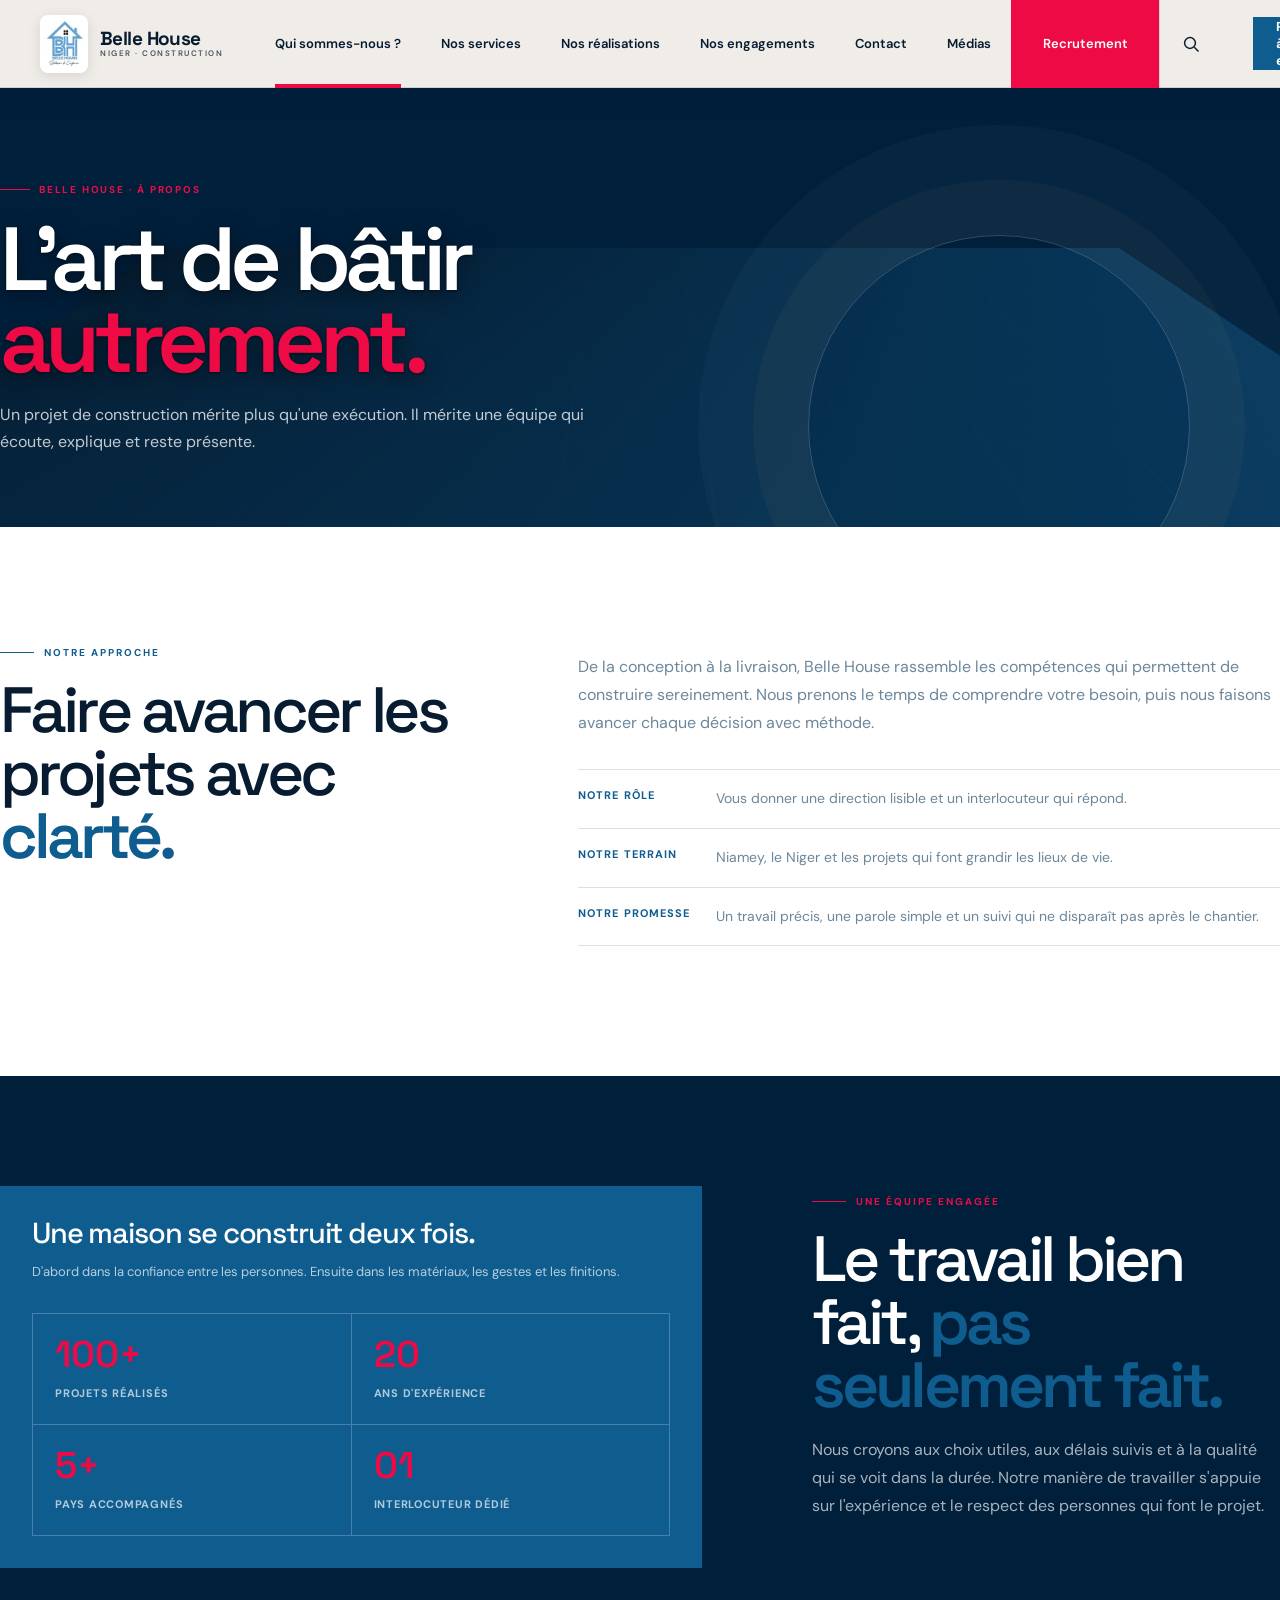
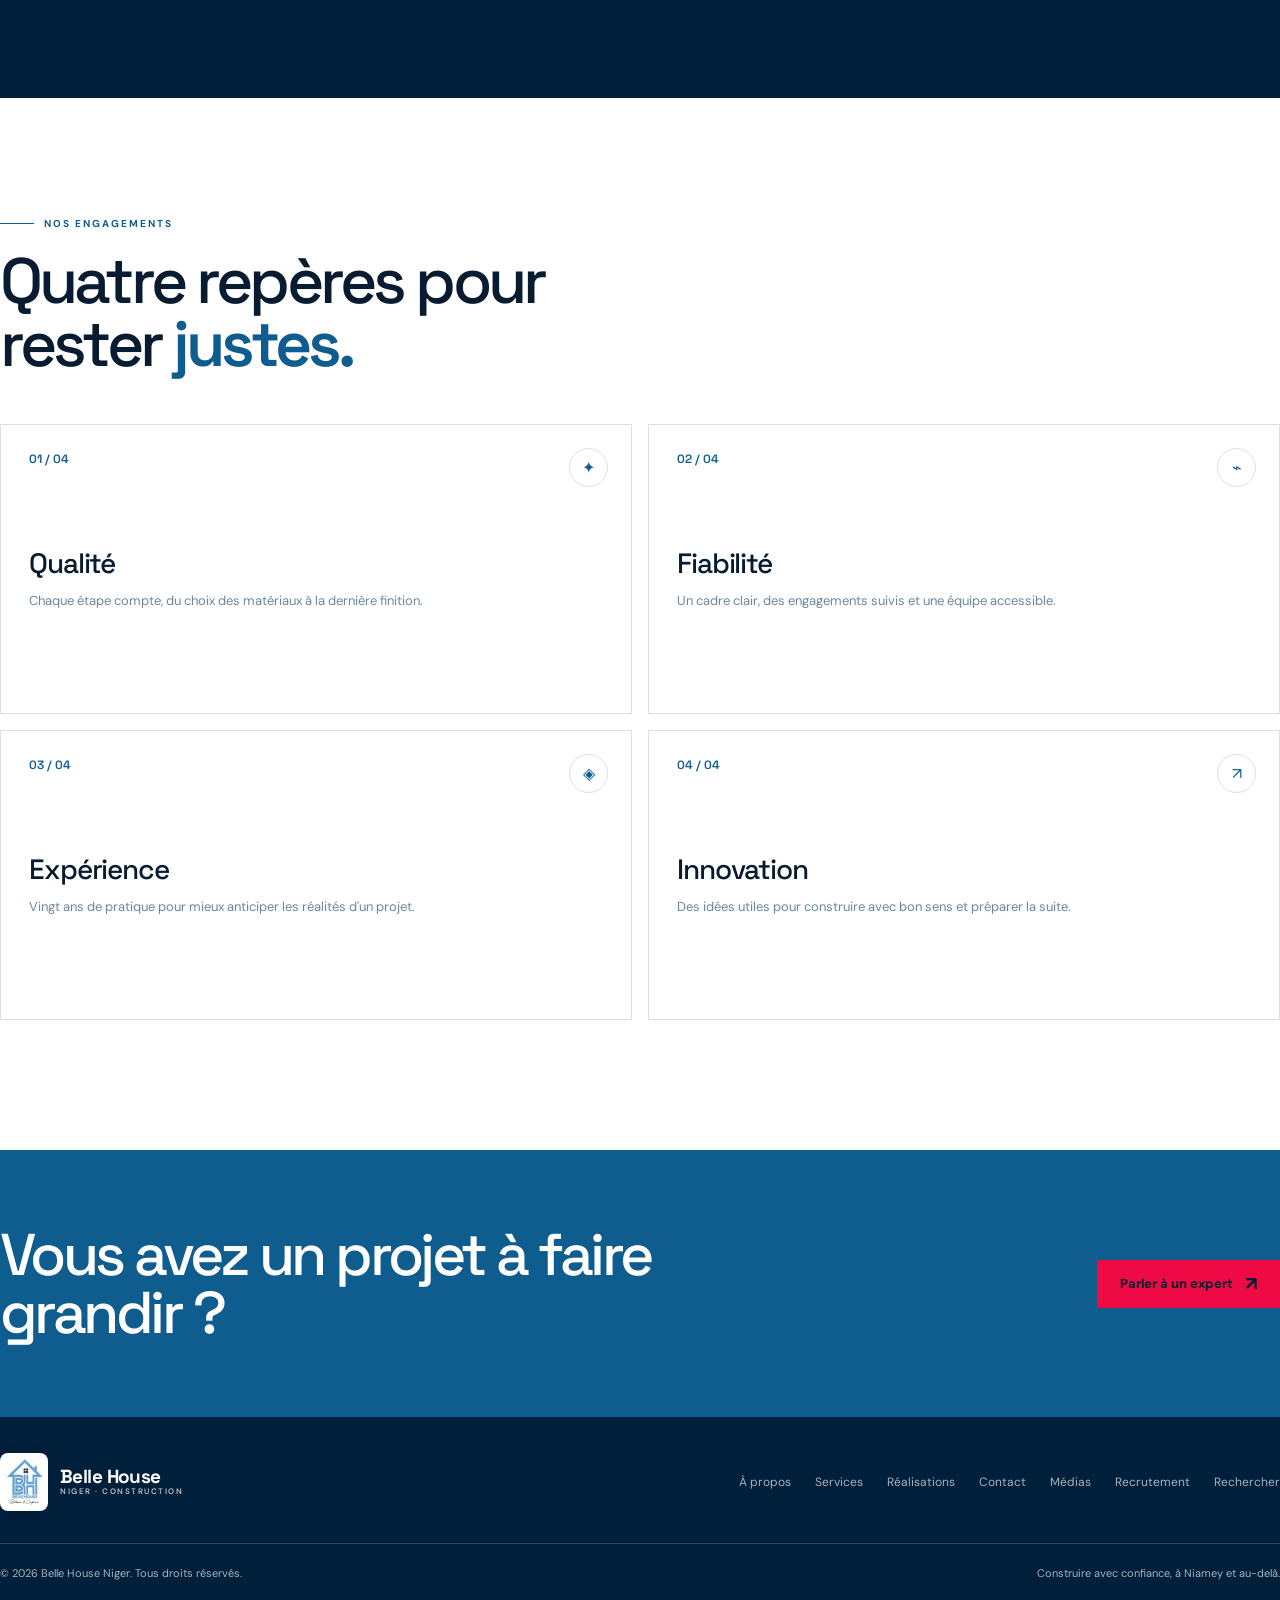
<file: belle-house-niger/a-propos.html>
<!doctype html>
<html lang="fr">
<head>
  <meta charset="utf-8"><meta name="viewport" content="width=device-width, initial-scale=1">
  <title>À propos | Belle House Niger</title>
  <meta name="description" content="Découvrez l'approche, les valeurs et l'expérience de Belle House Niger.">
  <meta name="theme-color" content="#001f3b"><meta name="robots" content="index,follow,max-image-preview:large"><link rel="canonical" href="https://www.bellehouseniger.com/a-propos.html">
  <meta property="og:type" content="website"><meta property="og:locale" content="fr_NE"><meta property="og:site_name" content="Belle House Niger"><meta property="og:url" content="https://www.bellehouseniger.com/a-propos.html"><meta property="og:title" content="À propos | Belle House Niger"><meta property="og:description" content="Découvrez l'approche, les valeurs et l'expérience de Belle House Niger."><meta property="og:image" content="https://www.bellehouseniger.com/assets/belle-house-logo.png"><meta property="og:image:alt" content="Logo Belle House Niger"><meta name="twitter:card" content="summary_large_image">
  <script type="application/ld+json">{"@context":"https://schema.org","@type":"AboutPage","name":"À propos | Belle House Niger","url":"https://www.bellehouseniger.com/a-propos.html","description":"Découvrez l'approche, les valeurs et l'expérience de Belle House Niger.","inLanguage":"fr-NE","about":{"@type":"Organization","name":"Belle House Niger","url":"https://www.bellehouseniger.com/"},"breadcrumb":{"@type":"BreadcrumbList","itemListElement":[{"@type":"ListItem","position":1,"name":"Accueil","item":"https://www.bellehouseniger.com/"},{"@type":"ListItem","position":2,"name":"À propos","item":"https://www.bellehouseniger.com/a-propos.html"}]}}</script>
  <link rel="preconnect" href="https://fonts.googleapis.com"><link rel="preconnect" href="https://fonts.gstatic.com" crossorigin>
  <link href="https://fonts.googleapis.com/css2?family=DM+Sans:wght@400;500;600;700&family=Space+Grotesk:wght@400;500;600;700&display=swap" rel="stylesheet">
  <link rel="stylesheet" href="assets/pages.css"><link rel="stylesheet" href="assets/nav.css">
</head>
<body class="inner-page" data-page="about">
  <a class="skip-link" href="#main">Aller au contenu</a>
  <header class="site-header" id="site-header"><div class="header-inner"><a class="brand" href="index.html" aria-label="Belle House Niger, accueil"><span class="brand-mark"><img src="assets/belle-house-logo.png" alt="Belle House"></span><span class="brand-copy"><span class="brand-name">Belle House</span><span class="brand-sub">Niger · Construction</span></span></a><nav class="primary-nav" aria-label="Navigation principale"><a data-page="about" href="a-propos.html">Qui sommes-nous ?</a><a data-page="services" href="services.html">Nos services</a><a data-page="projects" href="realisations.html">Nos réalisations</a><a href="a-propos.html#values">Nos engagements</a><a data-page="contact" href="contact.html">Contact</a></nav><a class="header-cta" href="contact.html">Parler à un expert <span class="arrow">↗</span></a><button class="menu-toggle" id="menu-toggle" aria-label="Ouvrir le menu" aria-expanded="false"><span></span></button></div></header>
  <main id="main" tabindex="-1">
    <section class="page-hero"><div class="container"><span class="page-breadcrumb">Belle House · À propos</span><h1>L'art de bâtir <em>autrement.</em></h1><p>Un projet de construction mérite plus qu'une exécution. Il mérite une équipe qui écoute, explique et reste présente.</p></div></section>
    <section class="page-main band-light"><div class="container page-grid"><div class="page-copy page-reveal"><span class="eyebrow">Notre approche</span><h2>Faire avancer les projets avec <strong>clarté.</strong></h2></div><div class="page-reveal delay-1"><p>De la conception à la livraison, Belle House rassemble les compétences qui permettent de construire sereinement. Nous prenons le temps de comprendre votre besoin, puis nous faisons avancer chaque décision avec méthode.</p><div class="detail-list"><div class="detail-row"><strong>Notre rôle</strong><span>Vous donner une direction lisible et un interlocuteur qui répond.</span></div><div class="detail-row"><strong>Notre terrain</strong><span>Niamey, le Niger et les projets qui font grandir les lieux de vie.</span></div><div class="detail-row"><strong>Notre promesse</strong><span>Un travail précis, une parole simple et un suivi qui ne disparaît pas après le chantier.</span></div></div></div></div></section>
    <section class="page-main band-dark"><div class="container page-grid reverse"><div class="blue-panel page-reveal"><h3>Une maison se construit deux fois.</h3><p>D'abord dans la confiance entre les personnes. Ensuite dans les matériaux, les gestes et les finitions.</p><div class="number-panel" style="margin-top:30px"><div><b>100+</b><span>Projets réalisés</span></div><div><b>20</b><span>Ans d'expérience</span></div><div><b>5+</b><span>Pays accompagnés</span></div><div><b>01</b><span>Interlocuteur dédié</span></div></div></div><div class="page-copy page-reveal delay-1"><span class="eyebrow">Une équipe engagée</span><h2>Le travail bien fait, <strong>pas seulement fait.</strong></h2><p>Nous croyons aux choix utiles, aux délais suivis et à la qualité qui se voit dans la durée. Notre manière de travailler s'appuie sur l'expérience et le respect des personnes qui font le projet.</p></div></div></section>
    <section class="page-main band-light" id="values"><div class="container"><div class="page-copy page-reveal"><span class="eyebrow">Nos engagements</span><h2>Quatre repères pour rester <strong>justes.</strong></h2></div><div class="service-page-grid" style="margin-top:48px"><article class="service-detail page-reveal"><span class="service-index">01 / 04</span><span class="corner">✦</span><h3>Qualité</h3><p>Chaque étape compte, du choix des matériaux à la dernière finition.</p></article><article class="service-detail page-reveal delay-1"><span class="service-index">02 / 04</span><span class="corner">⌁</span><h3>Fiabilité</h3><p>Un cadre clair, des engagements suivis et une équipe accessible.</p></article><article class="service-detail page-reveal delay-2"><span class="service-index">03 / 04</span><span class="corner">◈</span><h3>Expérience</h3><p>Vingt ans de pratique pour mieux anticiper les réalités d'un projet.</p></article><article class="service-detail page-reveal delay-3"><span class="service-index">04 / 04</span><span class="corner">↗</span><h3>Innovation</h3><p>Des idées utiles pour construire avec bon sens et préparer la suite.</p></article></div></div></section>
    <section class="page-cta"><div class="container page-cta-inner"><h2>Vous avez un projet à faire grandir ?</h2><a class="btn" href="contact.html">Parler à un expert <span class="arrow">↗</span></a></div></section>
  </main>
  <footer class="footer"><div class="container"><div class="footer-main"><a class="brand" href="index.html"><span class="brand-mark"><img src="assets/belle-house-logo.png" alt="Belle House"></span><span class="brand-copy"><span class="brand-name">Belle House</span><span class="brand-sub">Niger · Construction</span></span></a><div class="footer-links"><a href="a-propos.html">À propos</a><a href="services.html">Services</a><a href="realisations.html">Réalisations</a><a href="contact.html">Contact</a></div></div><div class="footer-bottom"><span>© 2026 Belle House Niger. Tous droits réservés.</span><span>Construire avec confiance, à Niamey et au-delà.</span></div></div></footer>
  <section class="page-chat" id="page-chat" aria-label="Chatbot Belle House" aria-hidden="true"><div class="page-chat-head"><div><strong>Belle, votre guide</strong><small>Assistant projet Belle House</small></div><button class="page-chat-close" id="page-chat-close" type="button" aria-label="Fermer le chatbot">×</button></div><div class="page-chat-messages" id="page-chat-messages" aria-live="polite"><div class="page-message bot">Bonjour. Je peux vous renseigner sur Belle House et votre projet.</div></div><form class="page-chat-form" id="page-chat-form"><input id="page-chat-input" placeholder="Écrivez votre question..." aria-label="Votre message"><button type="submit" aria-label="Envoyer">↗</button></form></section>
  <div class="page-mobile-cta"><a href="tel:+22792005454">☎<span>Appeler</span></a><a href="https://wa.me/22792005454?text=Bonjour%20Belle%20House%2C%20je%20souhaite%20parler%20de%20mon%20projet." target="_blank" rel="noopener">◌<span>Message</span></a><button type="button" data-open-chat>◍<span>Chat IA</span></button></div>
  <script src="assets/nav.js"></script><script src="assets/pages.js"></script>
</body>
</html>
</file>
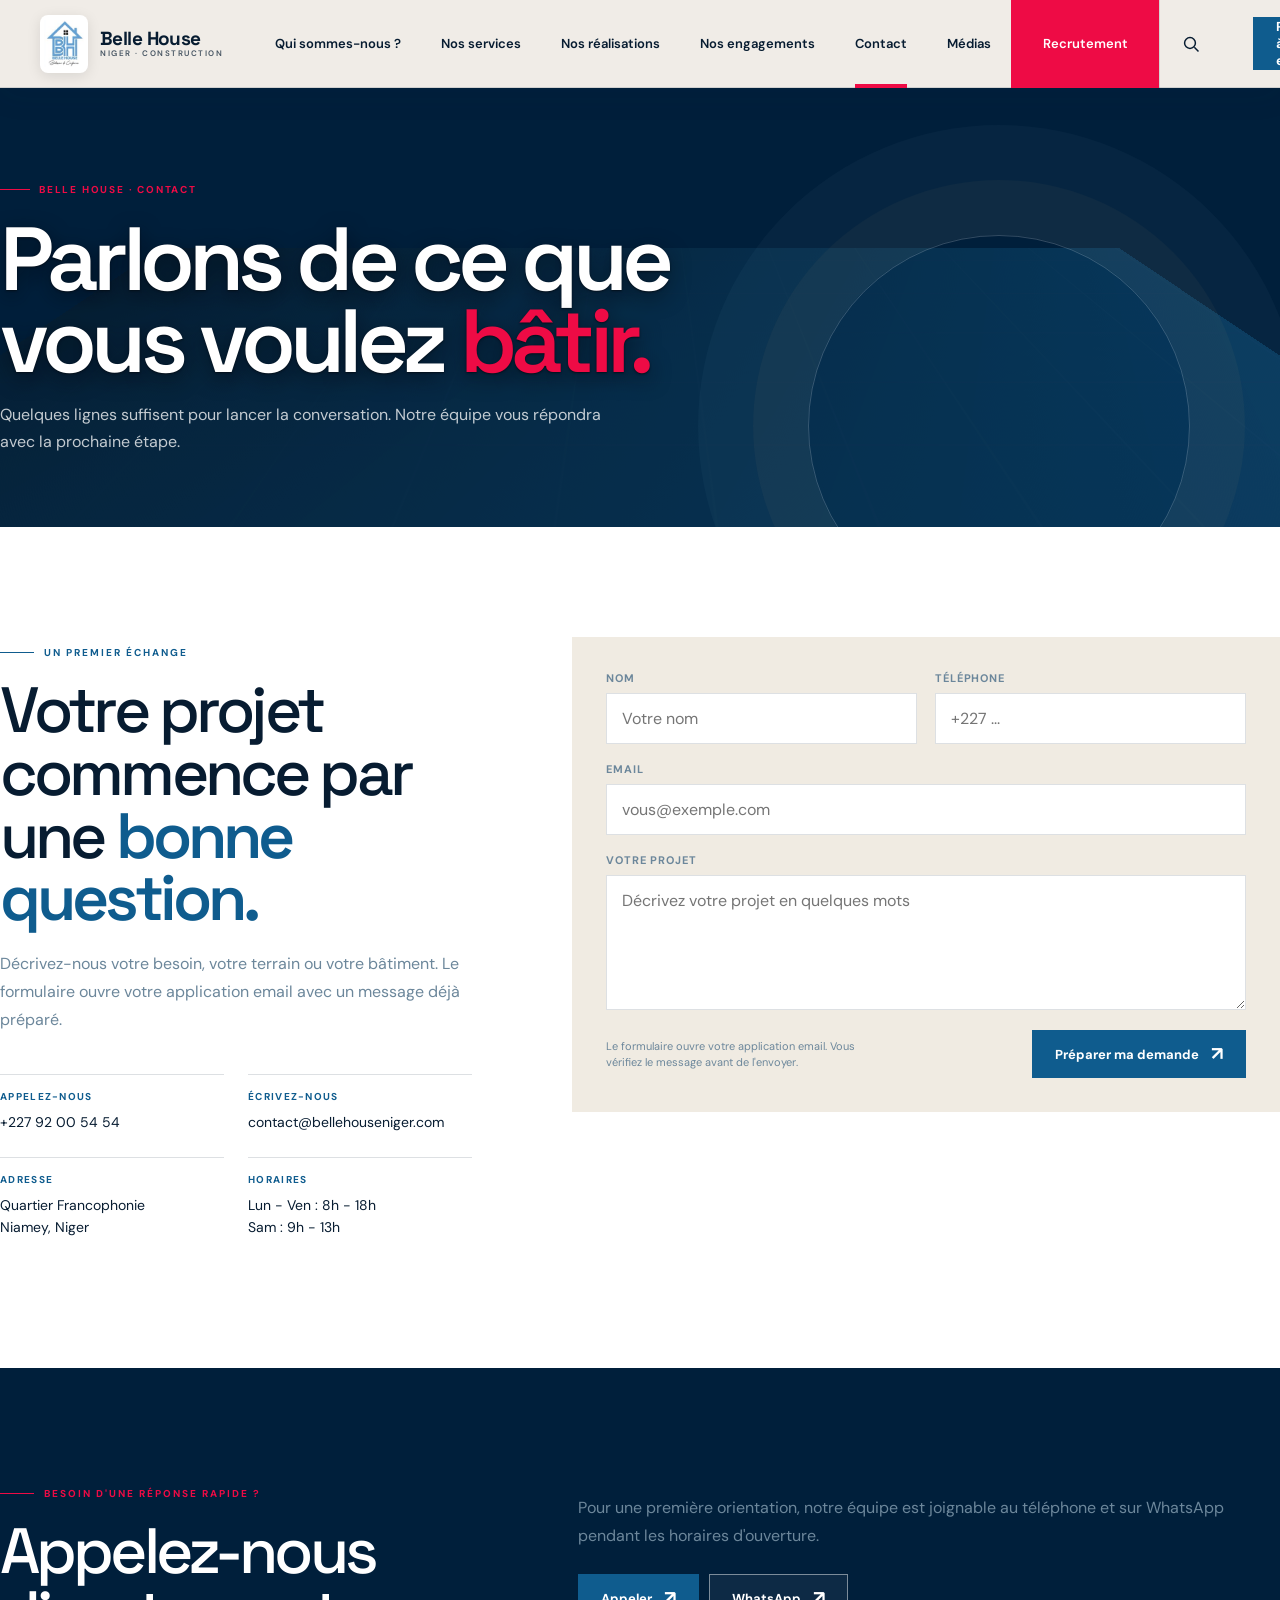
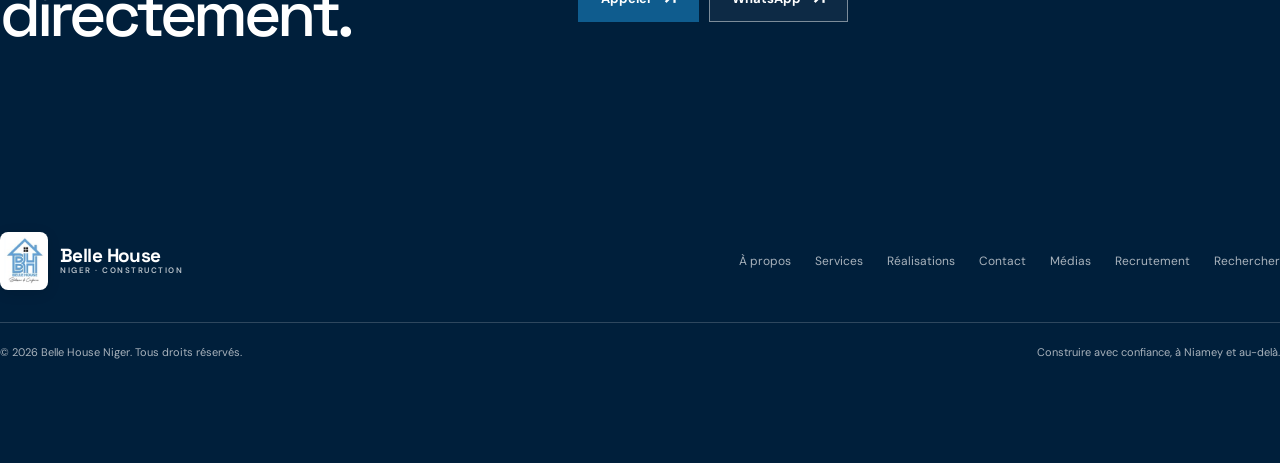
<file: belle-house-niger/contact.html>
<!doctype html>
<html lang="fr">
<head>
  <meta charset="utf-8"><meta name="viewport" content="width=device-width, initial-scale=1">
  <title>Contact | Belle House Niger</title>
  <meta name="description" content="Contactez Belle House Niger pour parler de votre projet de construction, de ferraillage ou d'ingénierie BTP.">
  <meta name="theme-color" content="#001f3b"><meta name="robots" content="index,follow,max-image-preview:large"><link rel="canonical" href="https://www.bellehouseniger.com/contact.html">
  <meta property="og:type" content="website"><meta property="og:locale" content="fr_NE"><meta property="og:site_name" content="Belle House Niger"><meta property="og:url" content="https://www.bellehouseniger.com/contact.html"><meta property="og:title" content="Contact | Belle House Niger"><meta property="og:description" content="Contactez Belle House Niger pour parler de votre projet de construction, de ferraillage ou d'ingénierie BTP."><meta property="og:image" content="https://www.bellehouseniger.com/assets/belle-house-logo.png"><meta property="og:image:alt" content="Logo Belle House Niger"><meta name="twitter:card" content="summary_large_image">
  <script type="application/ld+json">{"@context":"https://schema.org","@type":"ContactPage","name":"Contact | Belle House Niger","url":"https://www.bellehouseniger.com/contact.html","description":"Contactez Belle House Niger pour parler de votre projet de construction, de ferraillage ou d'ingénierie BTP.","inLanguage":"fr-NE","mainEntity":{"@type":"LocalBusiness","name":"Belle House Niger","telephone":"+22792005454","email":"contact@bellehouseniger.com","address":{"@type":"PostalAddress","streetAddress":"Quartier Francophonie","addressLocality":"Niamey","addressCountry":"NE"}},"breadcrumb":{"@type":"BreadcrumbList","itemListElement":[{"@type":"ListItem","position":1,"name":"Accueil","item":"https://www.bellehouseniger.com/"},{"@type":"ListItem","position":2,"name":"Contact","item":"https://www.bellehouseniger.com/contact.html"}]}}</script>
  <link rel="preconnect" href="https://fonts.googleapis.com"><link rel="preconnect" href="https://fonts.gstatic.com" crossorigin>
  <link href="https://fonts.googleapis.com/css2?family=DM+Sans:wght@400;500;600;700&family=Space+Grotesk:wght@400;500;600;700&display=swap" rel="stylesheet"><link rel="stylesheet" href="assets/pages.css"><link rel="stylesheet" href="assets/nav.css">
</head>
<body class="inner-page" data-page="contact">
  <a class="skip-link" href="#main">Aller au contenu</a>
  <header class="site-header" id="site-header"><div class="header-inner"><a class="brand" href="index.html"><span class="brand-mark"><img src="assets/belle-house-logo.png" alt="Belle House"></span><span class="brand-copy"><span class="brand-name">Belle House</span><span class="brand-sub">Niger · Construction</span></span></a><nav class="primary-nav" aria-label="Navigation principale"><a data-page="about" href="a-propos.html">Qui sommes-nous ?</a><a data-page="services" href="services.html">Nos services</a><a data-page="projects" href="realisations.html">Nos réalisations</a><a href="a-propos.html#values">Nos engagements</a><a data-page="contact" href="contact.html">Contact</a></nav><a class="header-cta" href="contact.html">Parler à un expert <span class="arrow">↗</span></a><button class="menu-toggle" id="menu-toggle" aria-label="Ouvrir le menu" aria-expanded="false"><span></span></button></div></header>
  <main id="main" tabindex="-1">
    <section class="page-hero"><div class="container"><span class="page-breadcrumb">Belle House · Contact</span><h1>Parlons de ce que vous voulez <em>bâtir.</em></h1><p>Quelques lignes suffisent pour lancer la conversation. Notre équipe vous répondra avec la prochaine étape.</p></div></section>
    <section class="page-main band-light"><div class="container contact-page-grid"><div class="page-copy page-reveal"><span class="eyebrow">Un premier échange</span><h2>Votre projet commence par une <strong>bonne question.</strong></h2><p>Décrivez-nous votre besoin, votre terrain ou votre bâtiment. Le formulaire ouvre votre application email avec un message déjà préparé.</p><div class="contact-info-grid"><div class="contact-info"><b>Appelez-nous</b><a href="tel:+22792005454">+227 92 00 54 54</a></div><div class="contact-info"><b>Écrivez-nous</b><a href="mailto:contact@bellehouseniger.com">contact@bellehouseniger.com</a></div><div class="contact-info"><b>Adresse</b><span>Quartier Francophonie<br>Niamey, Niger</span></div><div class="contact-info"><b>Horaires</b><span>Lun - Ven : 8h - 18h<br>Sam : 9h - 13h</span></div></div></div><form class="page-form page-reveal delay-1" data-contact-form><div class="form-grid"><div class="field"><label for="name">Nom</label><input id="name" name="name" autocomplete="name" placeholder="Votre nom" required></div><div class="field"><label for="phone">Téléphone</label><input id="phone" name="phone" type="tel" autocomplete="tel" placeholder="+227 ..." required></div><div class="field full"><label for="email">Email</label><input id="email" name="email" type="email" autocomplete="email" placeholder="vous@exemple.com" required></div><div class="field full"><label for="message">Votre projet</label><textarea id="message" name="message" placeholder="Décrivez votre projet en quelques mots" required></textarea></div></div><div class="form-foot"><p class="form-note">Le formulaire ouvre votre application email. Vous vérifiez le message avant de l'envoyer.</p><button class="btn btn-primary" type="submit">Préparer ma demande <span class="arrow">↗</span></button></div><div class="page-success" role="status">Votre demande est prête dans votre application email. Merci de vérifier puis d'envoyer le message.</div></form></div></section>
    <section class="page-main band-dark"><div class="container page-grid"><div class="page-copy page-reveal"><span class="eyebrow">Besoin d'une réponse rapide ?</span><h2>Appelez-nous directement.</h2></div><div class="page-reveal delay-1"><p>Pour une première orientation, notre équipe est joignable au téléphone et sur WhatsApp pendant les horaires d'ouverture.</p><div style="display:flex;gap:10px;flex-wrap:wrap;margin-top:24px"><a class="btn btn-primary" href="tel:+22792005454">Appeler <span class="arrow">↗</span></a><a class="btn btn-outline" href="https://wa.me/22792005454?text=Bonjour%20Belle%20House%2C%20je%20souhaite%20parler%20de%20mon%20projet." target="_blank" rel="noopener">WhatsApp <span class="arrow">↗</span></a></div></div></div></section>
  </main>
  <footer class="footer"><div class="container"><div class="footer-main"><a class="brand" href="index.html"><span class="brand-mark"><img src="assets/belle-house-logo.png" alt="Belle House"></span><span class="brand-copy"><span class="brand-name">Belle House</span><span class="brand-sub">Niger · Construction</span></span></a><div class="footer-links"><a href="a-propos.html">À propos</a><a href="services.html">Services</a><a href="realisations.html">Réalisations</a><a href="contact.html">Contact</a></div></div><div class="footer-bottom"><span>© 2026 Belle House Niger. Tous droits réservés.</span><span>Construire avec confiance, à Niamey et au-delà.</span></div></div></footer>
  <section class="page-chat" id="page-chat" aria-label="Chatbot Belle House" aria-hidden="true"><div class="page-chat-head"><div><strong>Belle, votre guide</strong><small>Assistant projet Belle House</small></div><button class="page-chat-close" id="page-chat-close" type="button" aria-label="Fermer le chatbot">×</button></div><div class="page-chat-messages" id="page-chat-messages" aria-live="polite"><div class="page-message bot">Bonjour. Je peux vous renseigner sur Belle House et votre projet.</div></div><form class="page-chat-form" id="page-chat-form"><input id="page-chat-input" placeholder="Écrivez votre question..." aria-label="Votre message"><button type="submit" aria-label="Envoyer">↗</button></form></section>
  <div class="page-mobile-cta"><a href="tel:+22792005454">☎<span>Appeler</span></a><a href="https://wa.me/22792005454?text=Bonjour%20Belle%20House%2C%20je%20souhaite%20parler%20de%20mon%20projet." target="_blank" rel="noopener">◌<span>Message</span></a><button type="button" data-open-chat>◍<span>Chat IA</span></button></div>
  <script src="assets/nav.js"></script><script src="assets/pages.js"></script>
</body>
</html>
</file>
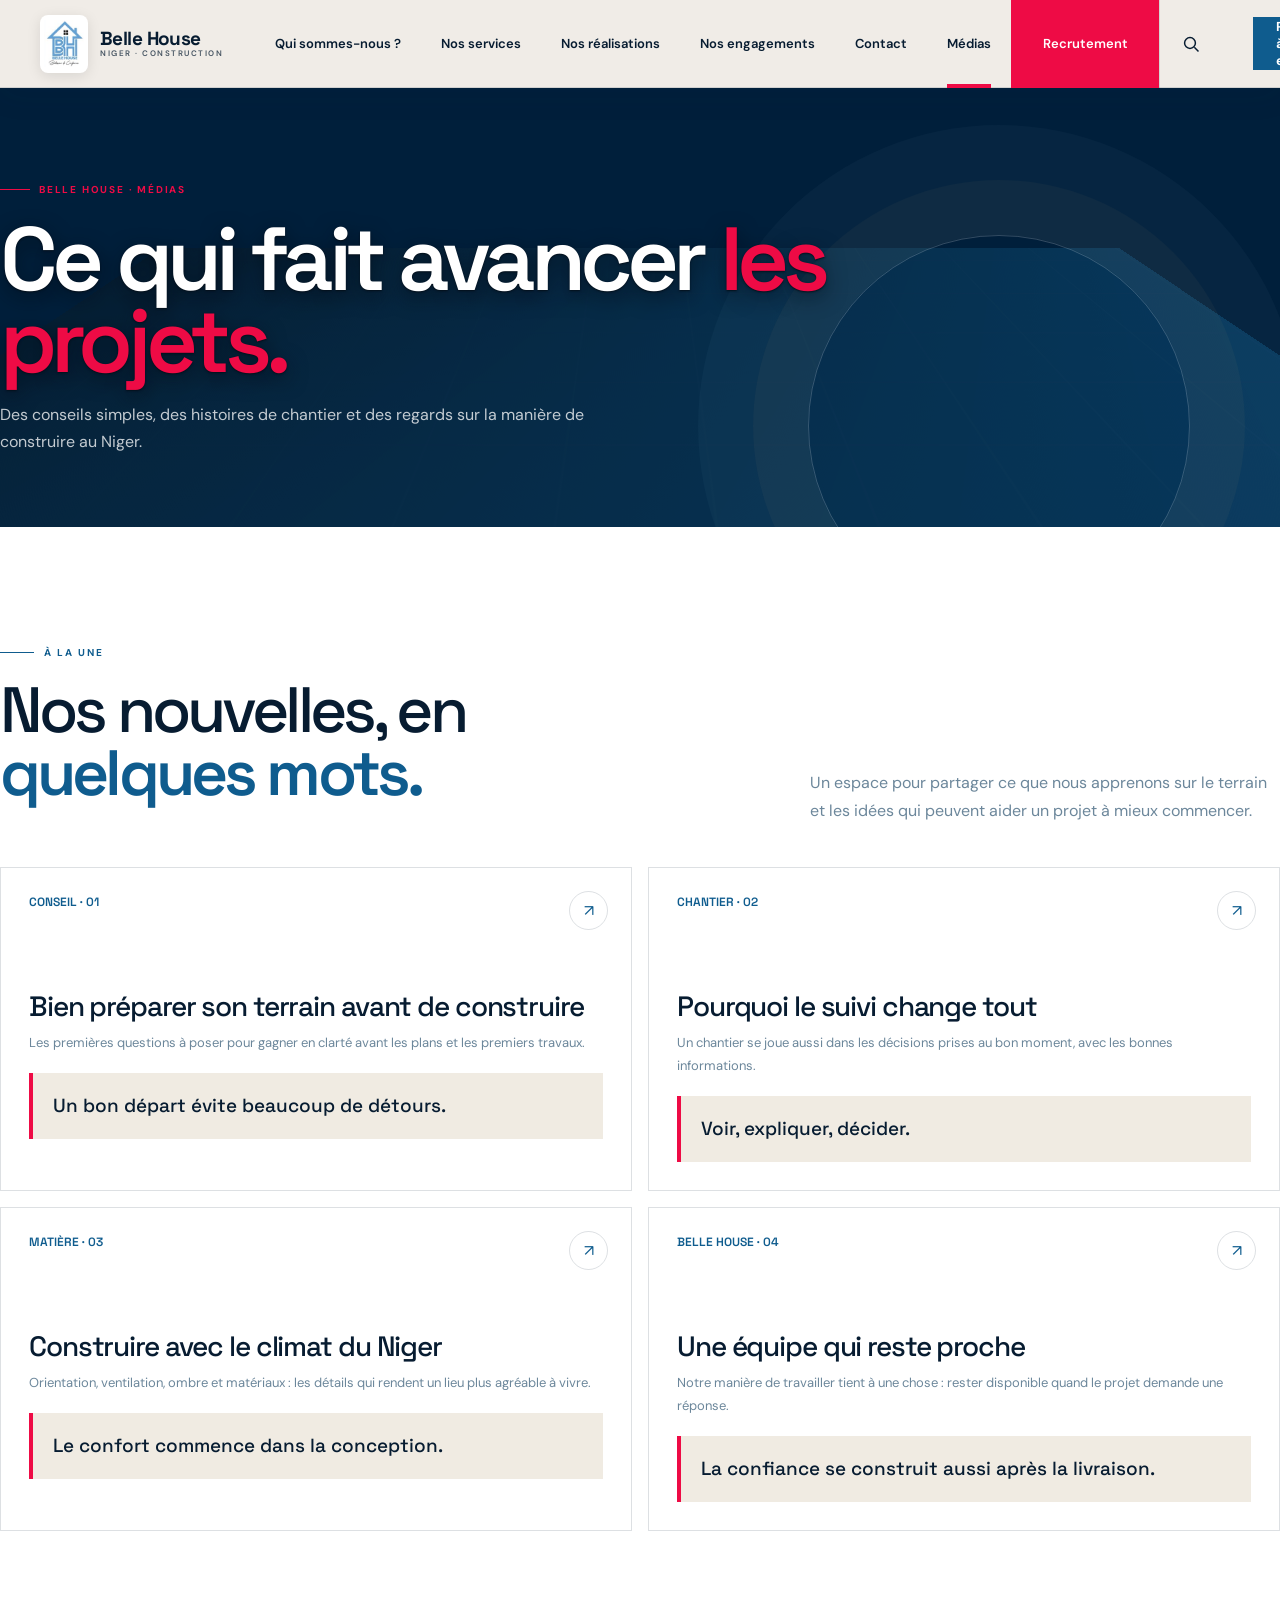
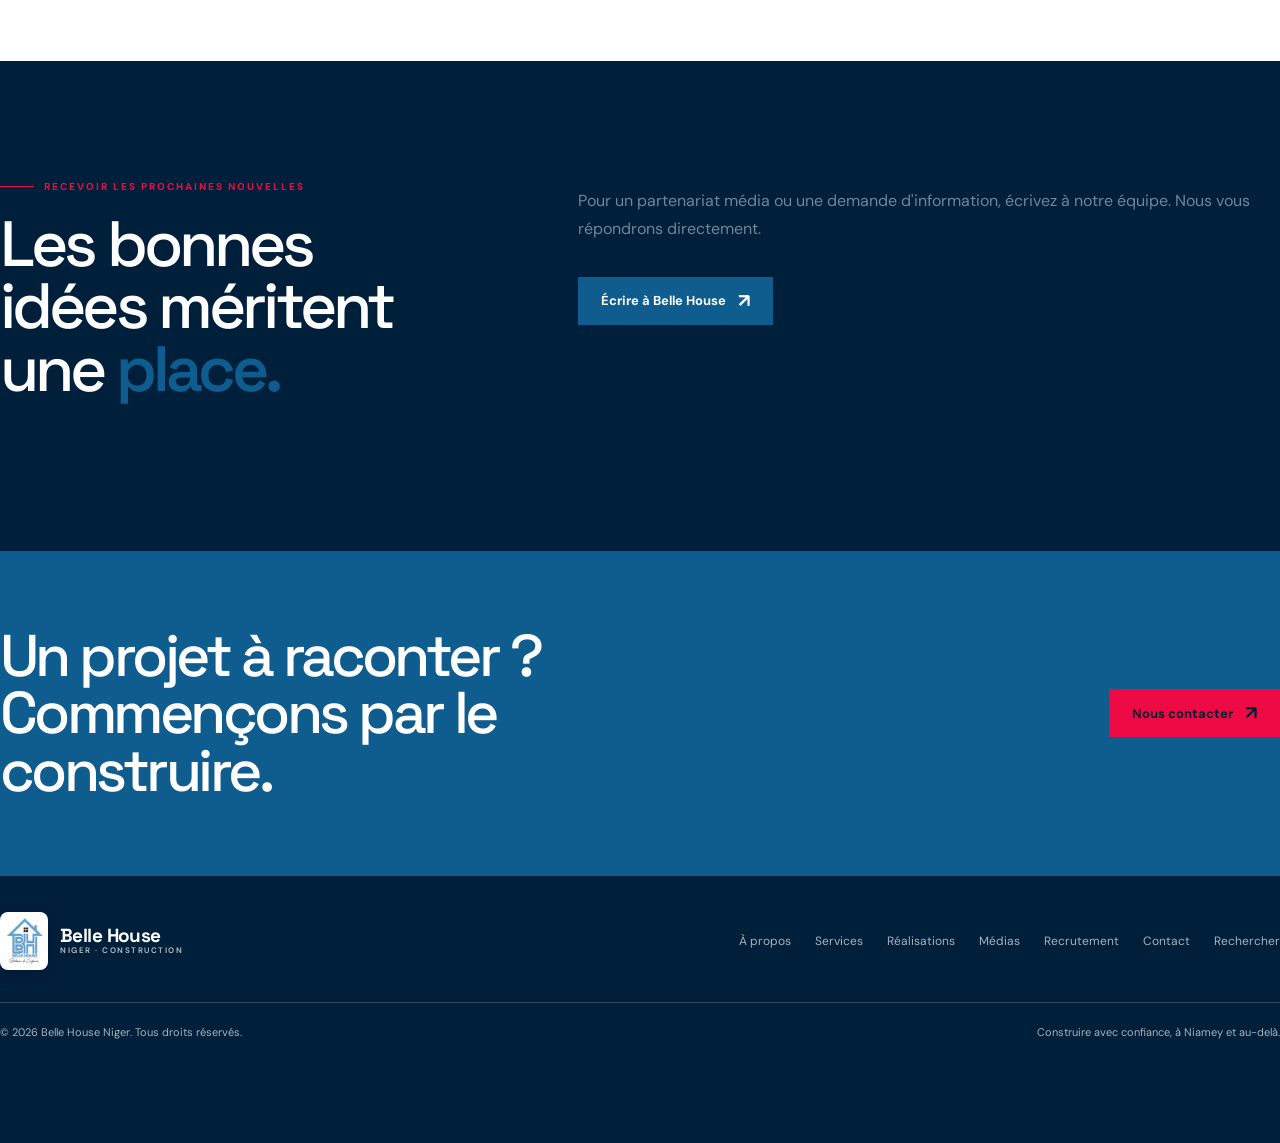
<file: belle-house-niger/media.html>
<!doctype html>
<html lang="fr">
<head>
  <meta charset="utf-8"><meta name="viewport" content="width=device-width, initial-scale=1">
  <title>Médias | Belle House Niger</title>
  <meta name="description" content="Actualités, conseils et histoires de projets Belle House Niger.">
  <meta name="theme-color" content="#001f3b"><meta name="robots" content="index,follow,max-image-preview:large"><link rel="canonical" href="https://www.bellehouseniger.com/media.html">
  <meta property="og:type" content="website"><meta property="og:locale" content="fr_NE"><meta property="og:site_name" content="Belle House Niger"><meta property="og:url" content="https://www.bellehouseniger.com/media.html"><meta property="og:title" content="Médias | Belle House Niger"><meta property="og:description" content="Actualités, conseils et histoires de projets Belle House Niger."><meta property="og:image" content="https://www.bellehouseniger.com/assets/belle-house-logo.png"><meta property="og:image:alt" content="Logo Belle House Niger"><meta name="twitter:card" content="summary_large_image">
  <script type="application/ld+json">{"@context":"https://schema.org","@type":"CollectionPage","name":"Médias | Belle House Niger","url":"https://www.bellehouseniger.com/media.html","description":"Actualités, conseils et histoires de projets Belle House Niger.","inLanguage":"fr-NE","breadcrumb":{"@type":"BreadcrumbList","itemListElement":[{"@type":"ListItem","position":1,"name":"Accueil","item":"https://www.bellehouseniger.com/"},{"@type":"ListItem","position":2,"name":"Médias","item":"https://www.bellehouseniger.com/media.html"}]}}</script>
  <link rel="preconnect" href="https://fonts.googleapis.com"><link rel="preconnect" href="https://fonts.gstatic.com" crossorigin>
  <link href="https://fonts.googleapis.com/css2?family=DM+Sans:wght@400;500;600;700&family=Space+Grotesk:wght@400;500;600;700&display=swap" rel="stylesheet"><link rel="stylesheet" href="assets/pages.css"><link rel="stylesheet" href="assets/nav.css">
</head>
<body class="inner-page" data-page="media">
  <a class="skip-link" href="#main">Aller au contenu</a>
  <header class="site-header" id="site-header"><div class="header-inner"><a class="brand" href="index.html"><span class="brand-mark"><img src="assets/belle-house-logo.png" alt="Belle House"></span><span class="brand-copy"><span class="brand-name">Belle House</span><span class="brand-sub">Niger · Construction</span></span></a><nav class="primary-nav" aria-label="Navigation principale"><a data-page="about" href="a-propos.html">Qui sommes-nous ?</a><a data-page="services" href="services.html">Nos services</a><a data-page="projects" href="realisations.html">Nos réalisations</a><a href="a-propos.html#values">Nos engagements</a><a data-page="contact" href="contact.html">Contact</a></nav><a class="header-cta" href="contact.html">Parler à un expert <span class="arrow">↗</span></a><button class="menu-toggle" id="menu-toggle" aria-label="Ouvrir le menu" aria-expanded="false"><span></span></button></div></header>
  <main id="main" tabindex="-1">
    <section class="page-hero"><div class="container"><span class="page-breadcrumb">Belle House · Médias</span><h1>Ce qui fait avancer <em>les projets.</em></h1><p>Des conseils simples, des histoires de chantier et des regards sur la manière de construire au Niger.</p></div></section>
    <section class="page-main band-light"><div class="container"><div class="portfolio-tools page-reveal"><div><span class="eyebrow">À la une</span><h2>Nos nouvelles, en <strong>quelques mots.</strong></h2></div><p>Un espace pour partager ce que nous apprenons sur le terrain et les idées qui peuvent aider un projet à mieux commencer.</p></div><div class="portfolio-grid" style="margin-top:42px"><article class="service-detail page-reveal"><span class="service-index">CONSEIL · 01</span><span class="corner">↗</span><h3>Bien préparer son terrain avant de construire</h3><p>Les premières questions à poser pour gagner en clarté avant les plans et les premiers travaux.</p><div class="service-note">Un bon départ évite beaucoup de détours.</div></article><article class="service-detail page-reveal delay-1"><span class="service-index">CHANTIER · 02</span><span class="corner">↗</span><h3>Pourquoi le suivi change tout</h3><p>Un chantier se joue aussi dans les décisions prises au bon moment, avec les bonnes informations.</p><div class="service-note">Voir, expliquer, décider.</div></article><article class="service-detail page-reveal delay-2"><span class="service-index">MATIÈRE · 03</span><span class="corner">↗</span><h3>Construire avec le climat du Niger</h3><p>Orientation, ventilation, ombre et matériaux : les détails qui rendent un lieu plus agréable à vivre.</p><div class="service-note">Le confort commence dans la conception.</div></article><article class="service-detail page-reveal delay-3"><span class="service-index">BELLE HOUSE · 04</span><span class="corner">↗</span><h3>Une équipe qui reste proche</h3><p>Notre manière de travailler tient à une chose : rester disponible quand le projet demande une réponse.</p><div class="service-note">La confiance se construit aussi après la livraison.</div></article></div></div></section>
    <section class="page-main band-dark"><div class="container page-grid"><div class="page-copy page-reveal"><span class="eyebrow">Recevoir les prochaines nouvelles</span><h2>Les bonnes idées méritent une <strong>place.</strong></h2></div><div class="page-reveal delay-1"><p>Pour un partenariat média ou une demande d'information, écrivez à notre équipe. Nous vous répondrons directement.</p><a class="btn btn-primary" href="mailto:contact@bellehouseniger.com?subject=Demande%20média%20Belle%20House" style="margin-top:18px">Écrire à Belle House <span class="arrow">↗</span></a></div></div></section>
    <section class="page-cta"><div class="container page-cta-inner"><h2>Un projet à raconter ? Commençons par le construire.</h2><a class="btn" href="contact.html">Nous contacter <span class="arrow">↗</span></a></div></section>
  </main>
  <footer class="footer"><div class="container"><div class="footer-main"><a class="brand" href="index.html"><span class="brand-mark"><img src="assets/belle-house-logo.png" alt="Belle House"></span><span class="brand-copy"><span class="brand-name">Belle House</span><span class="brand-sub">Niger · Construction</span></span></a><div class="footer-links"><a href="a-propos.html">À propos</a><a href="services.html">Services</a><a href="realisations.html">Réalisations</a><a href="media.html">Médias</a><a href="recrutement.html">Recrutement</a><a href="contact.html">Contact</a></div></div><div class="footer-bottom"><span>© 2026 Belle House Niger. Tous droits réservés.</span><span>Construire avec confiance, à Niamey et au-delà.</span></div></div></footer>
  <section class="page-chat" id="page-chat" aria-label="Chatbot Belle House" aria-hidden="true"><div class="page-chat-head"><div><strong>Belle, votre guide</strong><small>Assistant projet Belle House</small></div><button class="page-chat-close" id="page-chat-close" type="button" aria-label="Fermer le chatbot">×</button></div><div class="page-chat-messages" id="page-chat-messages" aria-live="polite"><div class="page-message bot">Bonjour. Je peux vous renseigner sur Belle House et votre projet.</div></div><form class="page-chat-form" id="page-chat-form"><input id="page-chat-input" placeholder="Écrivez votre question..." aria-label="Votre message"><button type="submit" aria-label="Envoyer">↗</button></form></section>
  <div class="page-mobile-cta"><a href="tel:+22792005454">☎<span>Appeler</span></a><a href="https://wa.me/22792005454?text=Bonjour%20Belle%20House%2C%20je%20souhaite%20parler%20de%20mon%20projet." target="_blank" rel="noopener">◌<span>Message</span></a><button type="button" data-open-chat>◍<span>Chat IA</span></button></div>
  <script src="assets/nav.js"></script><script src="assets/pages.js"></script>
</body>
</html>
</file>
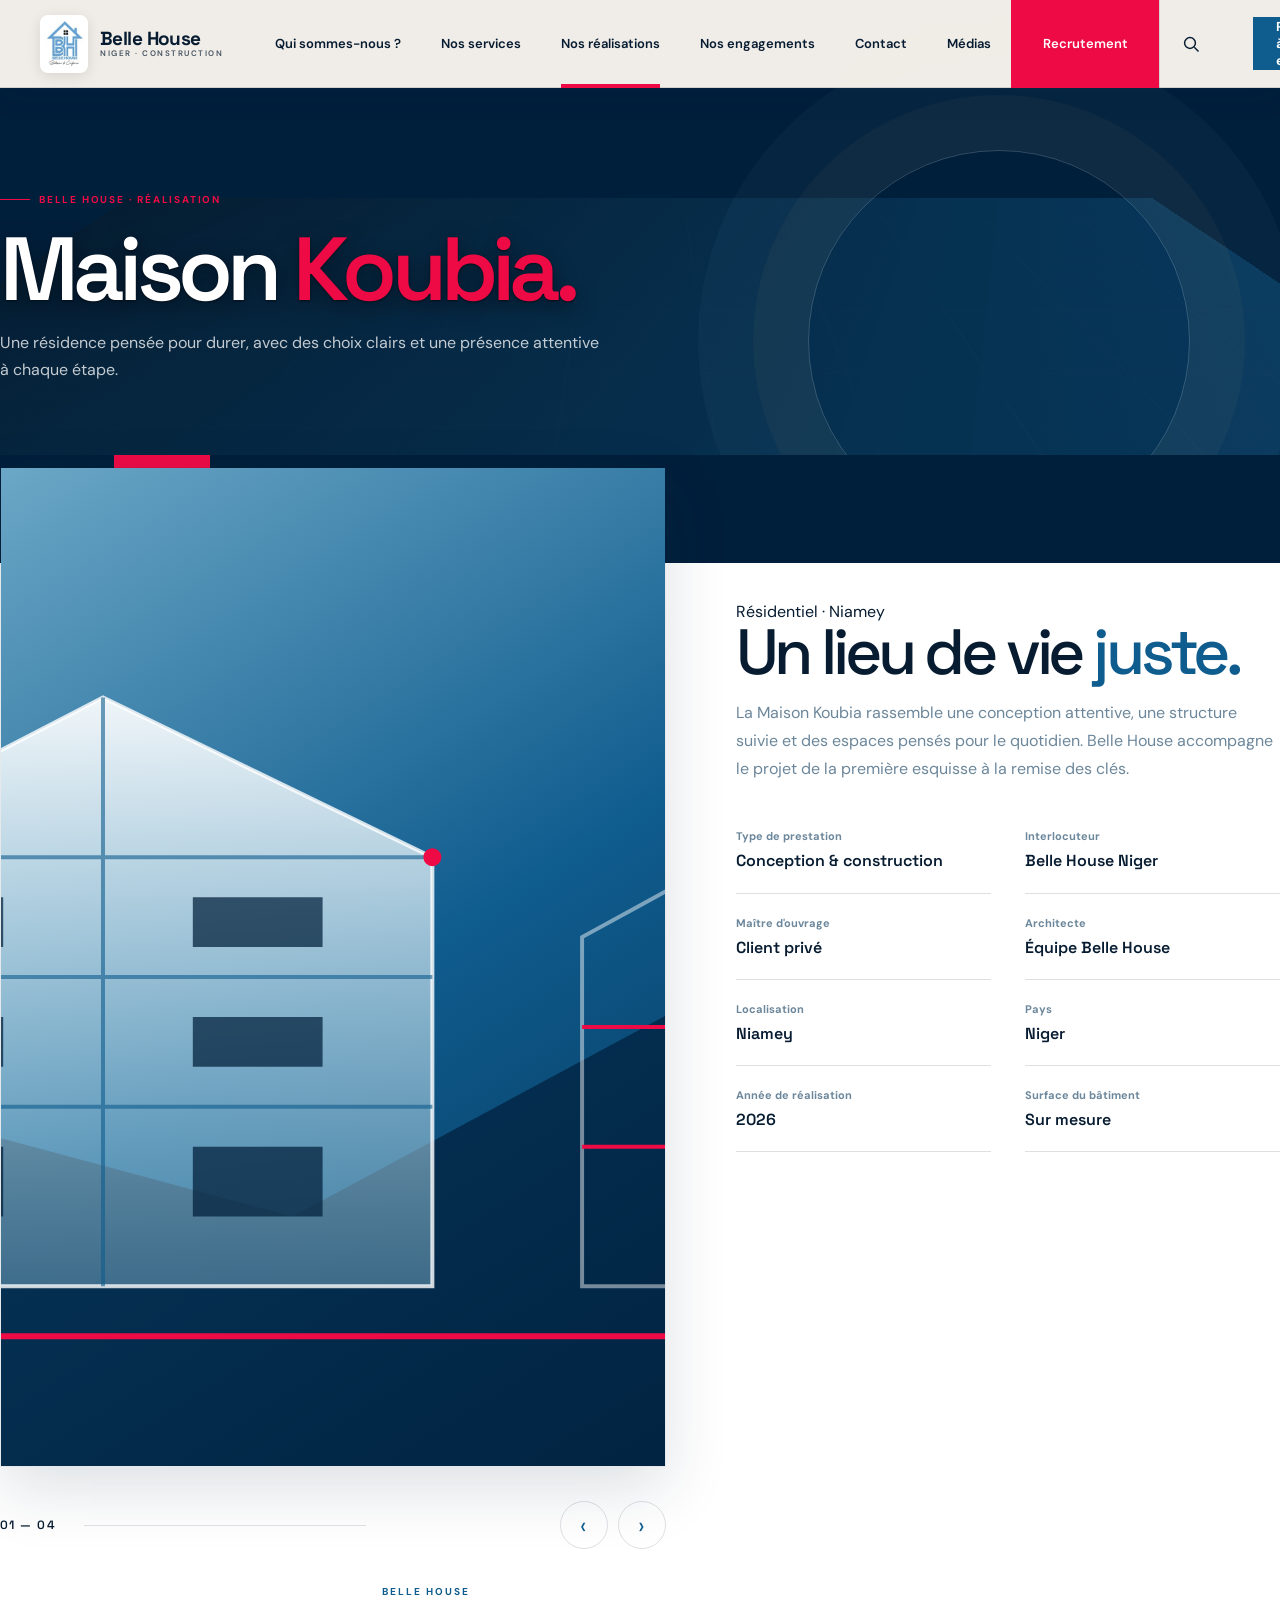
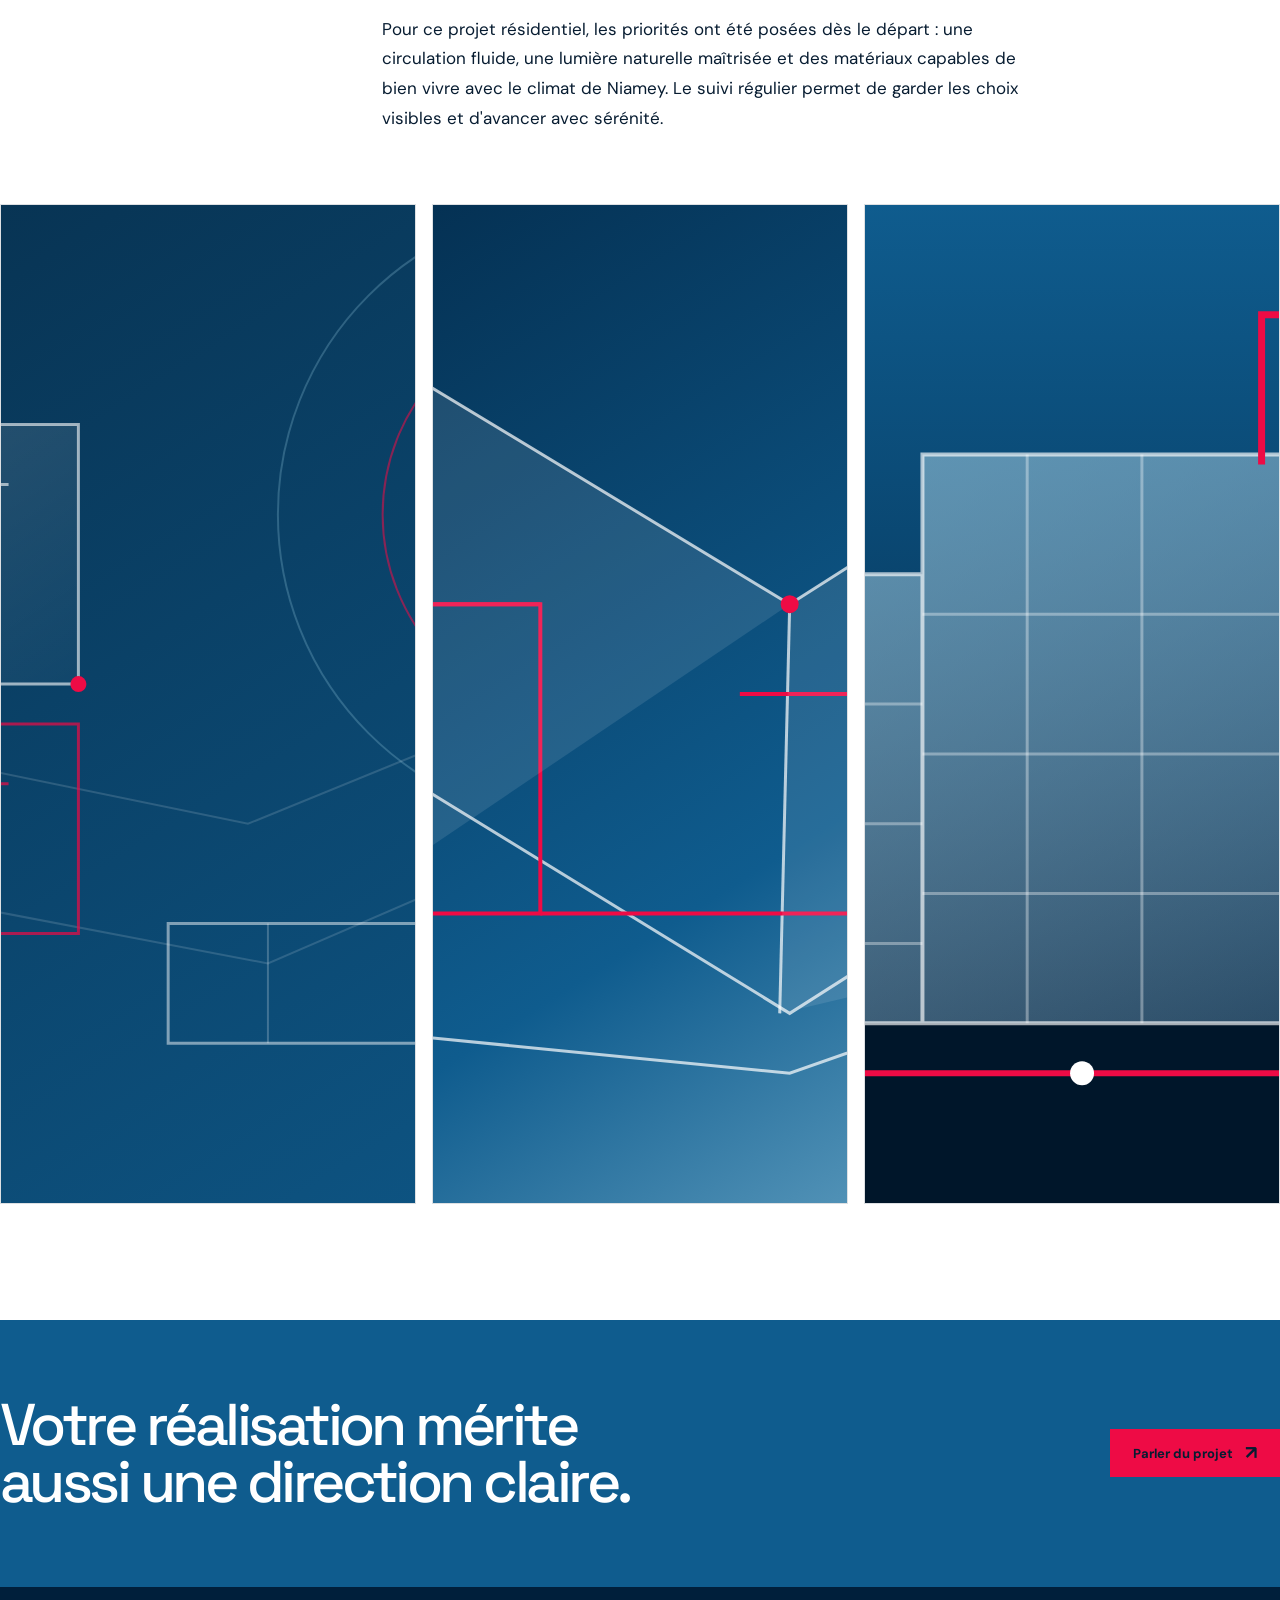
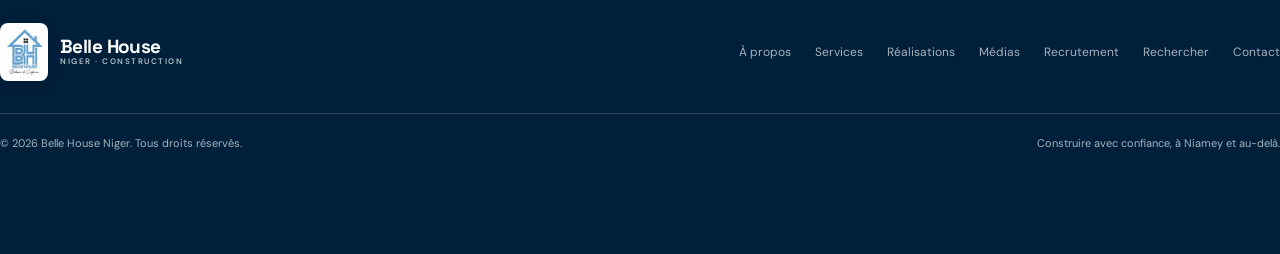
<file: belle-house-niger/realisation-maison-koubia.html>
<!doctype html>
<html lang="fr">
<head>
  <meta charset="utf-8"><meta name="viewport" content="width=device-width, initial-scale=1">
  <title>Maison Koubia | Réalisation Belle House Niger</title>
  <meta name="description" content="Découvrez la Maison Koubia, une réalisation Belle House Niger : conception, construction et suivi d'un projet résidentiel à Niamey.">
  <meta name="theme-color" content="#001f3b">
  <meta name="robots" content="index,follow,max-image-preview:large"><link rel="canonical" href="https://www.bellehouseniger.com/realisation-maison-koubia.html">
  <meta property="og:type" content="article"><meta property="og:locale" content="fr_NE"><meta property="og:site_name" content="Belle House Niger"><meta property="og:url" content="https://www.bellehouseniger.com/realisation-maison-koubia.html"><meta property="og:title" content="Maison Koubia | Réalisation Belle House Niger"><meta property="og:description" content="Découvrez la Maison Koubia, une réalisation Belle House Niger à Niamey."><meta property="og:image" content="https://www.bellehouseniger.com/assets/belle-house-logo.png"><meta property="og:image:alt" content="Logo Belle House Niger"><meta name="twitter:card" content="summary_large_image">
  <script type="application/ld+json">{"@context":"https://schema.org","@type":"CreativeWork","name":"Maison Koubia","url":"https://www.bellehouseniger.com/realisation-maison-koubia.html","description":"Une résidence pensée pour durer, conçue et construite par Belle House Niger à Niamey.","image":"https://www.bellehouseniger.com/assets/hero-deliver.svg","inLanguage":"fr-NE","creator":{"@type":"Organization","name":"Belle House Niger","url":"https://www.bellehouseniger.com/"},"locationCreated":{"@type":"Place","name":"Niamey, Niger"},"breadcrumb":{"@type":"BreadcrumbList","itemListElement":[{"@type":"ListItem","position":1,"name":"Accueil","item":"https://www.bellehouseniger.com/"},{"@type":"ListItem","position":2,"name":"Réalisations","item":"https://www.bellehouseniger.com/realisations.html"},{"@type":"ListItem","position":3,"name":"Maison Koubia","item":"https://www.bellehouseniger.com/realisation-maison-koubia.html"}]}}</script>
  <link rel="preconnect" href="https://fonts.googleapis.com"><link rel="preconnect" href="https://fonts.gstatic.com" crossorigin>
  <link href="https://fonts.googleapis.com/css2?family=DM+Sans:wght@400;500;600;700&family=Space+Grotesk:wght@400;500;600;700&display=swap" rel="stylesheet"><link rel="stylesheet" href="assets/pages.css"><link rel="stylesheet" href="assets/nav.css">
</head>
<body class="inner-page" data-page="projects">
  <a class="skip-link" href="#main">Aller au contenu</a>
  <header class="site-header" id="site-header"><div class="header-inner"><a class="brand" href="index.html" aria-label="Belle House Niger, accueil"><span class="brand-mark"><img src="assets/belle-house-logo.png" alt="Belle House"></span><span class="brand-copy"><span class="brand-name">Belle House</span><span class="brand-sub">Niger · Construction</span></span></a><nav class="primary-nav" aria-label="Navigation principale"><a data-page="about" href="a-propos.html">Qui sommes-nous ?</a><a data-page="services" href="services.html">Nos services</a><a data-page="projects" href="realisations.html">Nos réalisations</a><a href="a-propos.html#values">Nos engagements</a><a data-page="contact" href="contact.html">Contact</a></nav><a class="header-cta" href="contact.html">Parler à un expert <span class="arrow">↗</span></a><button class="menu-toggle" id="menu-toggle" aria-label="Ouvrir le menu" aria-expanded="false"><span></span></button></div></header>
  <main id="main" tabindex="-1">
    <section class="page-hero"><div class="container"><span class="page-breadcrumb">Belle House · Réalisation</span><h1>Maison <em>Koubia.</em></h1><p>Une résidence pensée pour durer, avec des choix clairs et une présence attentive à chaque étape.</p></div></section>
    <section class="detail-band">
      <div class="detail-topline"><div class="container"><span class="detail-topline-label"><b>↓</b> En bref</span><a class="detail-next" href="realisations.html" aria-label="Retour aux réalisations">→</a></div></div>
      <div class="container detail-layout">
        <div class="detail-main-media page-reveal"><img src="assets/hero-deliver.svg" width="1600" height="1000" fetchpriority="high" alt="Vue architecturale stylisée de la Maison Koubia, réalisation Belle House à Niamey"><div class="detail-gallery-nav"><span class="detail-count">01 — 04</span><span class="detail-arrows"><button type="button" aria-label="Image précédente">‹</button><button type="button" aria-label="Image suivante">›</button></span></div></div>
        <div class="detail-summary page-reveal delay-1"><span class="eyebrow">Résidentiel · Niamey</span><h2>Un lieu de vie <em>juste.</em></h2><p>La Maison Koubia rassemble une conception attentive, une structure suivie et des espaces pensés pour le quotidien. Belle House accompagne le projet de la première esquisse à la remise des clés.</p><dl class="detail-data"><div><dt>Type de prestation</dt><dd>Conception & construction</dd></div><div><dt>Interlocuteur</dt><dd>Belle House Niger</dd></div><div><dt>Maître d'ouvrage</dt><dd>Client privé</dd></div><div><dt>Architecte</dt><dd>Équipe Belle House</dd></div><div><dt>Localisation</dt><dd>Niamey</dd></div><div><dt>Pays</dt><dd>Niger</dd></div><div><dt>Année de réalisation</dt><dd>2026</dd></div><div><dt>Surface du bâtiment</dt><dd>Sur mesure</dd></div></dl></div>
      </div>
      <div class="container"><p class="detail-story page-reveal delay-2">Pour ce projet résidentiel, les priorités ont été posées dès le départ : une circulation fluide, une lumière naturelle maîtrisée et des matériaux capables de bien vivre avec le climat de Niamey. Le suivi régulier permet de garder les choix visibles et d'avancer avec sérénité.</p><div class="detail-gallery"><img class="page-reveal" src="assets/hero-listen.svg" width="1600" height="1000" loading="lazy" alt="Plan et cadrage du projet Maison Koubia"><img class="page-reveal delay-1" src="assets/hero-conceive.svg" width="1600" height="1000" loading="lazy" alt="Conception technique du projet Maison Koubia"><img class="page-reveal delay-2" src="assets/hero-build.svg" width="1600" height="1000" loading="lazy" alt="Suivi de construction de la Maison Koubia"></div></div>
    </section>
    <section class="page-cta"><div class="container page-cta-inner"><h2>Votre réalisation mérite aussi une direction claire.</h2><a class="btn" href="contact.html">Parler du projet <span class="arrow">↗</span></a></div></section>
  </main>
  <footer class="footer"><div class="container"><div class="footer-main"><a class="brand" href="index.html"><span class="brand-mark"><img src="assets/belle-house-logo.png" alt="Belle House"></span><span class="brand-copy"><span class="brand-name">Belle House</span><span class="brand-sub">Niger · Construction</span></span></a><div class="footer-links"><a href="a-propos.html">À propos</a><a href="services.html">Services</a><a href="realisations.html">Réalisations</a><a href="media.html">Médias</a><a href="recrutement.html">Recrutement</a><a href="recherche.html">Rechercher</a><a href="contact.html">Contact</a></div></div><div class="footer-bottom"><span>© 2026 Belle House Niger. Tous droits réservés.</span><span>Construire avec confiance, à Niamey et au-delà.</span></div></div></footer>
  <section class="page-chat" id="page-chat" aria-label="Chatbot Belle House" aria-hidden="true"><div class="page-chat-head"><div><strong>Belle, votre guide</strong><small>Assistant projet Belle House</small></div><button class="page-chat-close" id="page-chat-close" type="button" aria-label="Fermer le chatbot">×</button></div><div class="page-chat-messages" id="page-chat-messages" aria-live="polite"><div class="page-message bot">Bonjour. Je peux vous aider à parler de votre projet.</div></div><form class="page-chat-form" id="page-chat-form"><input id="page-chat-input" placeholder="Écrivez votre question..." aria-label="Votre message"><button type="submit" aria-label="Envoyer">↗</button></form></section>
  <div class="page-mobile-cta"><a href="tel:+22792005454" aria-label="Appeler Belle House">☎<span>Appeler</span></a><a href="https://wa.me/22792005454?text=Bonjour%20Belle%20House%2C%20je%20souhaite%20parler%20de%20mon%20projet." target="_blank" rel="noopener" aria-label="Écrire à Belle House sur WhatsApp">◌<span>Message</span></a><button type="button" data-open-chat aria-label="Ouvrir le chatbot IA">◍<span>Chat IA</span></button></div>
  <script src="assets/nav.js"></script><script src="assets/pages.js"></script>
</body>
</html>
</file>
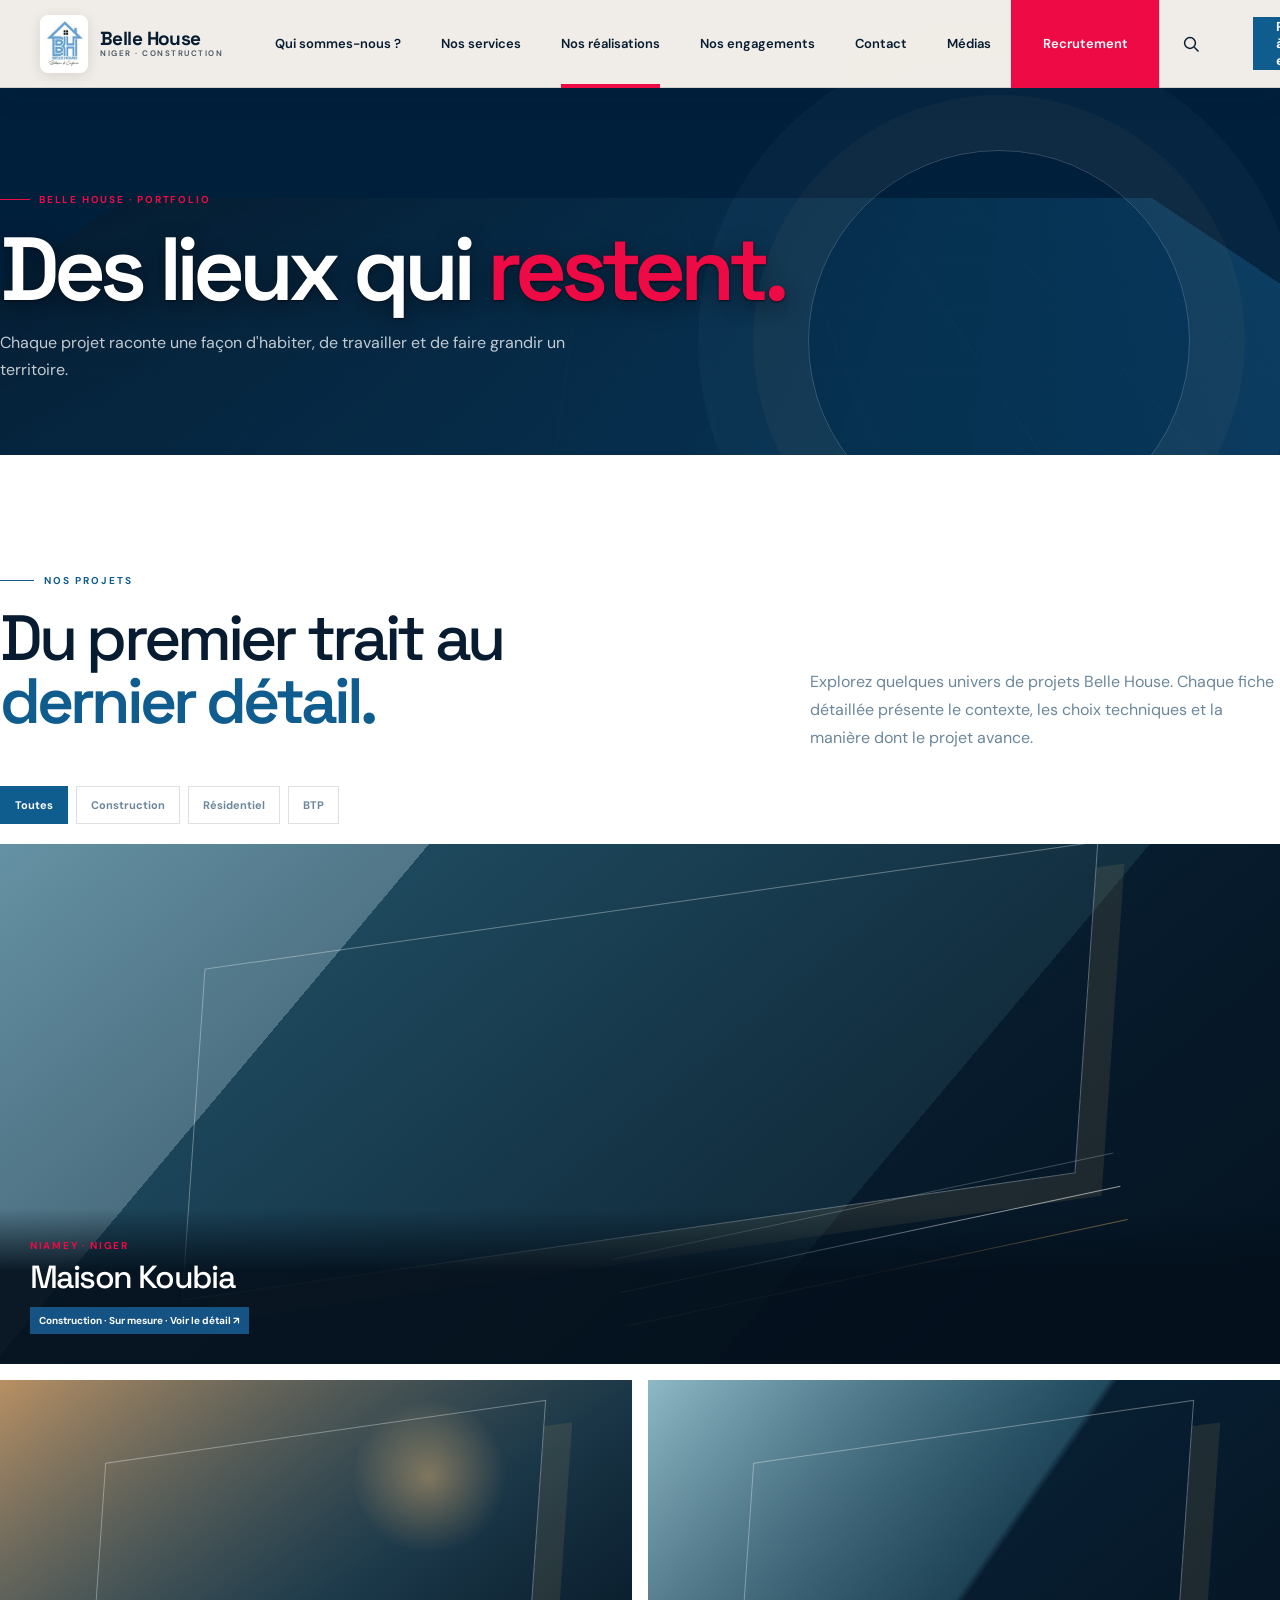
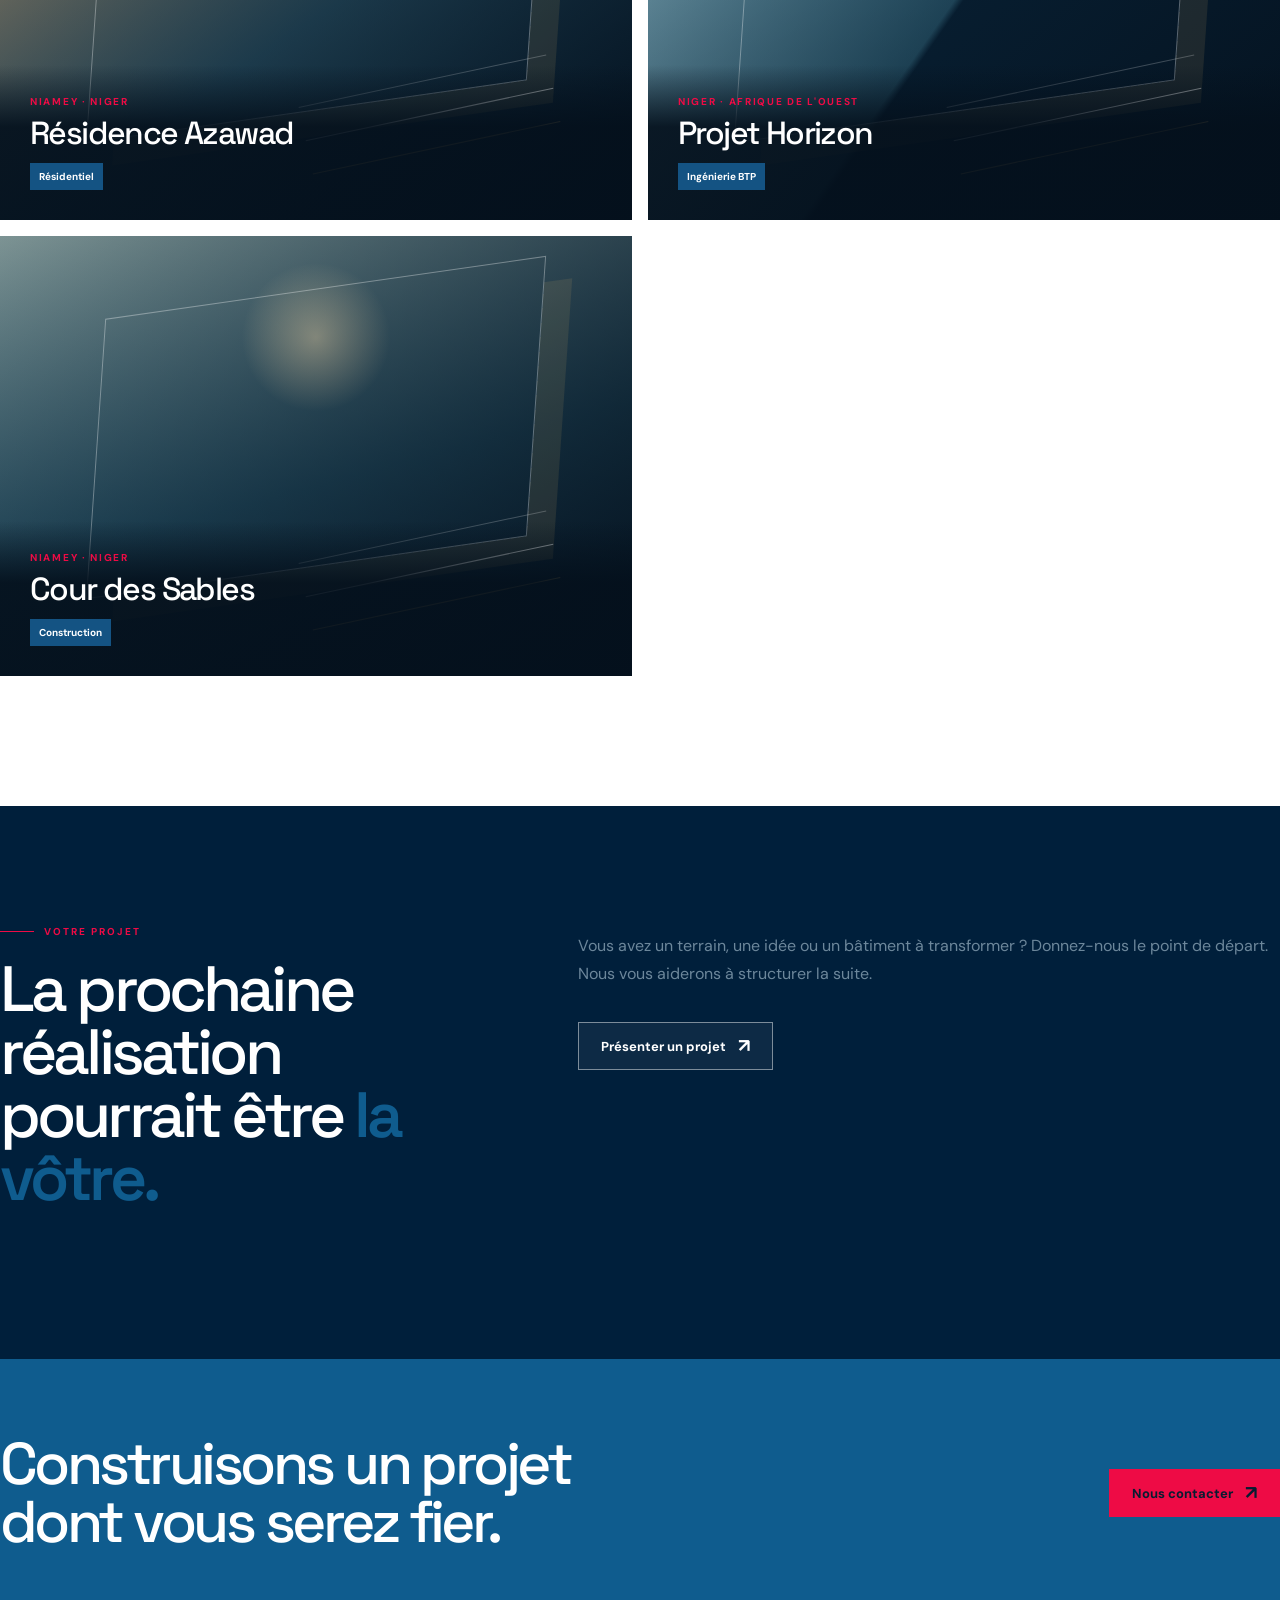
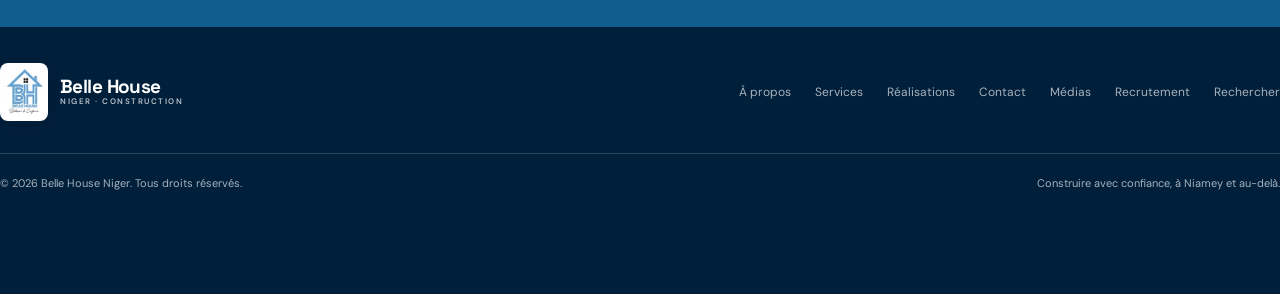
<file: belle-house-niger/realisations.html>
<!doctype html>
<html lang="fr">
<head>
  <meta charset="utf-8"><meta name="viewport" content="width=device-width, initial-scale=1">
  <title>Nos réalisations | Belle House Niger</title>
  <meta name="description" content="Découvrez les réalisations et les univers de projets de Belle House Niger.">
  <meta name="theme-color" content="#001f3b"><meta name="robots" content="index,follow,max-image-preview:large"><link rel="canonical" href="https://www.bellehouseniger.com/realisations.html">
  <meta property="og:type" content="website"><meta property="og:locale" content="fr_NE"><meta property="og:site_name" content="Belle House Niger"><meta property="og:url" content="https://www.bellehouseniger.com/realisations.html"><meta property="og:title" content="Nos réalisations | Belle House Niger"><meta property="og:description" content="Découvrez les réalisations et les univers de projets de Belle House Niger."><meta property="og:image" content="https://www.bellehouseniger.com/assets/belle-house-logo.png"><meta property="og:image:alt" content="Logo Belle House Niger"><meta name="twitter:card" content="summary_large_image">
  <script type="application/ld+json">{"@context":"https://schema.org","@type":"CollectionPage","name":"Nos réalisations | Belle House Niger","url":"https://www.bellehouseniger.com/realisations.html","description":"Découvrez les réalisations et les univers de projets de Belle House Niger.","inLanguage":"fr-NE","breadcrumb":{"@type":"BreadcrumbList","itemListElement":[{"@type":"ListItem","position":1,"name":"Accueil","item":"https://www.bellehouseniger.com/"},{"@type":"ListItem","position":2,"name":"Réalisations","item":"https://www.bellehouseniger.com/realisations.html"}]}}</script>
  <link rel="preconnect" href="https://fonts.googleapis.com"><link rel="preconnect" href="https://fonts.gstatic.com" crossorigin>
  <link href="https://fonts.googleapis.com/css2?family=DM+Sans:wght@400;500;600;700&family=Space+Grotesk:wght@400;500;600;700&display=swap" rel="stylesheet"><link rel="stylesheet" href="assets/pages.css"><link rel="stylesheet" href="assets/nav.css">
</head>
<body class="inner-page" data-page="projects">
  <a class="skip-link" href="#main">Aller au contenu</a>
  <header class="site-header" id="site-header"><div class="header-inner"><a class="brand" href="index.html"><span class="brand-mark"><img src="assets/belle-house-logo.png" alt="Belle House"></span><span class="brand-copy"><span class="brand-name">Belle House</span><span class="brand-sub">Niger · Construction</span></span></a><nav class="primary-nav" aria-label="Navigation principale"><a data-page="about" href="a-propos.html">Qui sommes-nous ?</a><a data-page="services" href="services.html">Nos services</a><a data-page="projects" href="realisations.html">Nos réalisations</a><a href="a-propos.html#values">Nos engagements</a><a data-page="contact" href="contact.html">Contact</a></nav><a class="header-cta" href="contact.html">Parler à un expert <span class="arrow">↗</span></a><button class="menu-toggle" id="menu-toggle" aria-label="Ouvrir le menu" aria-expanded="false"><span></span></button></div></header>
  <main id="main" tabindex="-1">
    <section class="page-hero"><div class="container"><span class="page-breadcrumb">Belle House · Portfolio</span><h1>Des lieux qui <em>restent.</em></h1><p>Chaque projet raconte une façon d'habiter, de travailler et de faire grandir un territoire.</p></div></section>
    <section class="page-main band-light"><div class="container"><div class="portfolio-tools page-reveal"><div><span class="eyebrow">Nos projets</span><h2>Du premier trait au <strong>dernier détail.</strong></h2></div><p>Explorez quelques univers de projets Belle House. Chaque fiche détaillée présente le contexte, les choix techniques et la manière dont le projet avance.</p></div><div class="project-filter" role="group" aria-label="Filtrer les réalisations"><button class="filter-btn active" type="button" data-filter="all">Toutes</button><button class="filter-btn" type="button" data-filter="construction">Construction</button><button class="filter-btn" type="button" data-filter="residence">Résidentiel</button><button class="filter-btn" type="button" data-filter="btp">BTP</button></div><div class="portfolio-grid" style="margin-top:20px"><a class="portfolio-card wide page-reveal" data-category="construction" href="realisation-maison-koubia.html"><div class="portfolio-art"></div><div class="portfolio-content"><small>Niamey · Niger</small><h3>Maison Koubia</h3><span>Construction · Sur mesure · Voir le détail ↗</span></div></a><article id="residence-azawad" class="portfolio-card page-reveal delay-1" data-category="residence"><div class="portfolio-art"></div><div class="portfolio-content"><small>Niamey · Niger</small><h3>Résidence Azawad</h3><span>Résidentiel</span></div></article><article id="projet-horizon" class="portfolio-card page-reveal delay-2" data-category="btp"><div class="portfolio-art"></div><div class="portfolio-content"><small>Niger · Afrique de l'Ouest</small><h3>Projet Horizon</h3><span>Ingénierie BTP</span></div></article><article class="portfolio-card page-reveal delay-3" data-category="construction"><div class="portfolio-art"></div><div class="portfolio-content"><small>Niamey · Niger</small><h3>Cour des Sables</h3><span>Construction</span></div></article></div></div></section>
    <section class="page-main band-dark"><div class="container page-grid"><div class="page-copy page-reveal"><span class="eyebrow">Votre projet</span><h2>La prochaine réalisation pourrait être <strong>la vôtre.</strong></h2></div><div class="page-reveal delay-1"><p>Vous avez un terrain, une idée ou un bâtiment à transformer ? Donnez-nous le point de départ. Nous vous aiderons à structurer la suite.</p><a class="btn btn-outline" href="contact.html" style="margin-top:18px">Présenter un projet <span class="arrow">↗</span></a></div></div></section>
    <section class="page-cta"><div class="container page-cta-inner"><h2>Construisons un projet dont vous serez fier.</h2><a class="btn" href="contact.html">Nous contacter <span class="arrow">↗</span></a></div></section>
  </main>
  <footer class="footer"><div class="container"><div class="footer-main"><a class="brand" href="index.html"><span class="brand-mark"><img src="assets/belle-house-logo.png" alt="Belle House"></span><span class="brand-copy"><span class="brand-name">Belle House</span><span class="brand-sub">Niger · Construction</span></span></a><div class="footer-links"><a href="a-propos.html">À propos</a><a href="services.html">Services</a><a href="realisations.html">Réalisations</a><a href="contact.html">Contact</a></div></div><div class="footer-bottom"><span>© 2026 Belle House Niger. Tous droits réservés.</span><span>Construire avec confiance, à Niamey et au-delà.</span></div></div></footer>
  <section class="page-chat" id="page-chat" aria-label="Chatbot Belle House" aria-hidden="true"><div class="page-chat-head"><div><strong>Belle, votre guide</strong><small>Assistant projet Belle House</small></div><button class="page-chat-close" id="page-chat-close" type="button" aria-label="Fermer le chatbot">×</button></div><div class="page-chat-messages" id="page-chat-messages" aria-live="polite"><div class="page-message bot">Bonjour. Je peux vous renseigner sur Belle House et votre projet.</div></div><form class="page-chat-form" id="page-chat-form"><input id="page-chat-input" placeholder="Écrivez votre question..." aria-label="Votre message"><button type="submit" aria-label="Envoyer">↗</button></form></section>
  <div class="page-mobile-cta"><a href="tel:+22792005454">☎<span>Appeler</span></a><a href="https://wa.me/22792005454?text=Bonjour%20Belle%20House%2C%20je%20souhaite%20parler%20de%20mon%20projet." target="_blank" rel="noopener">◌<span>Message</span></a><button type="button" data-open-chat>◍<span>Chat IA</span></button></div>
  <script src="assets/nav.js"></script><script src="assets/pages.js"></script>
</body>
</html>
</file>
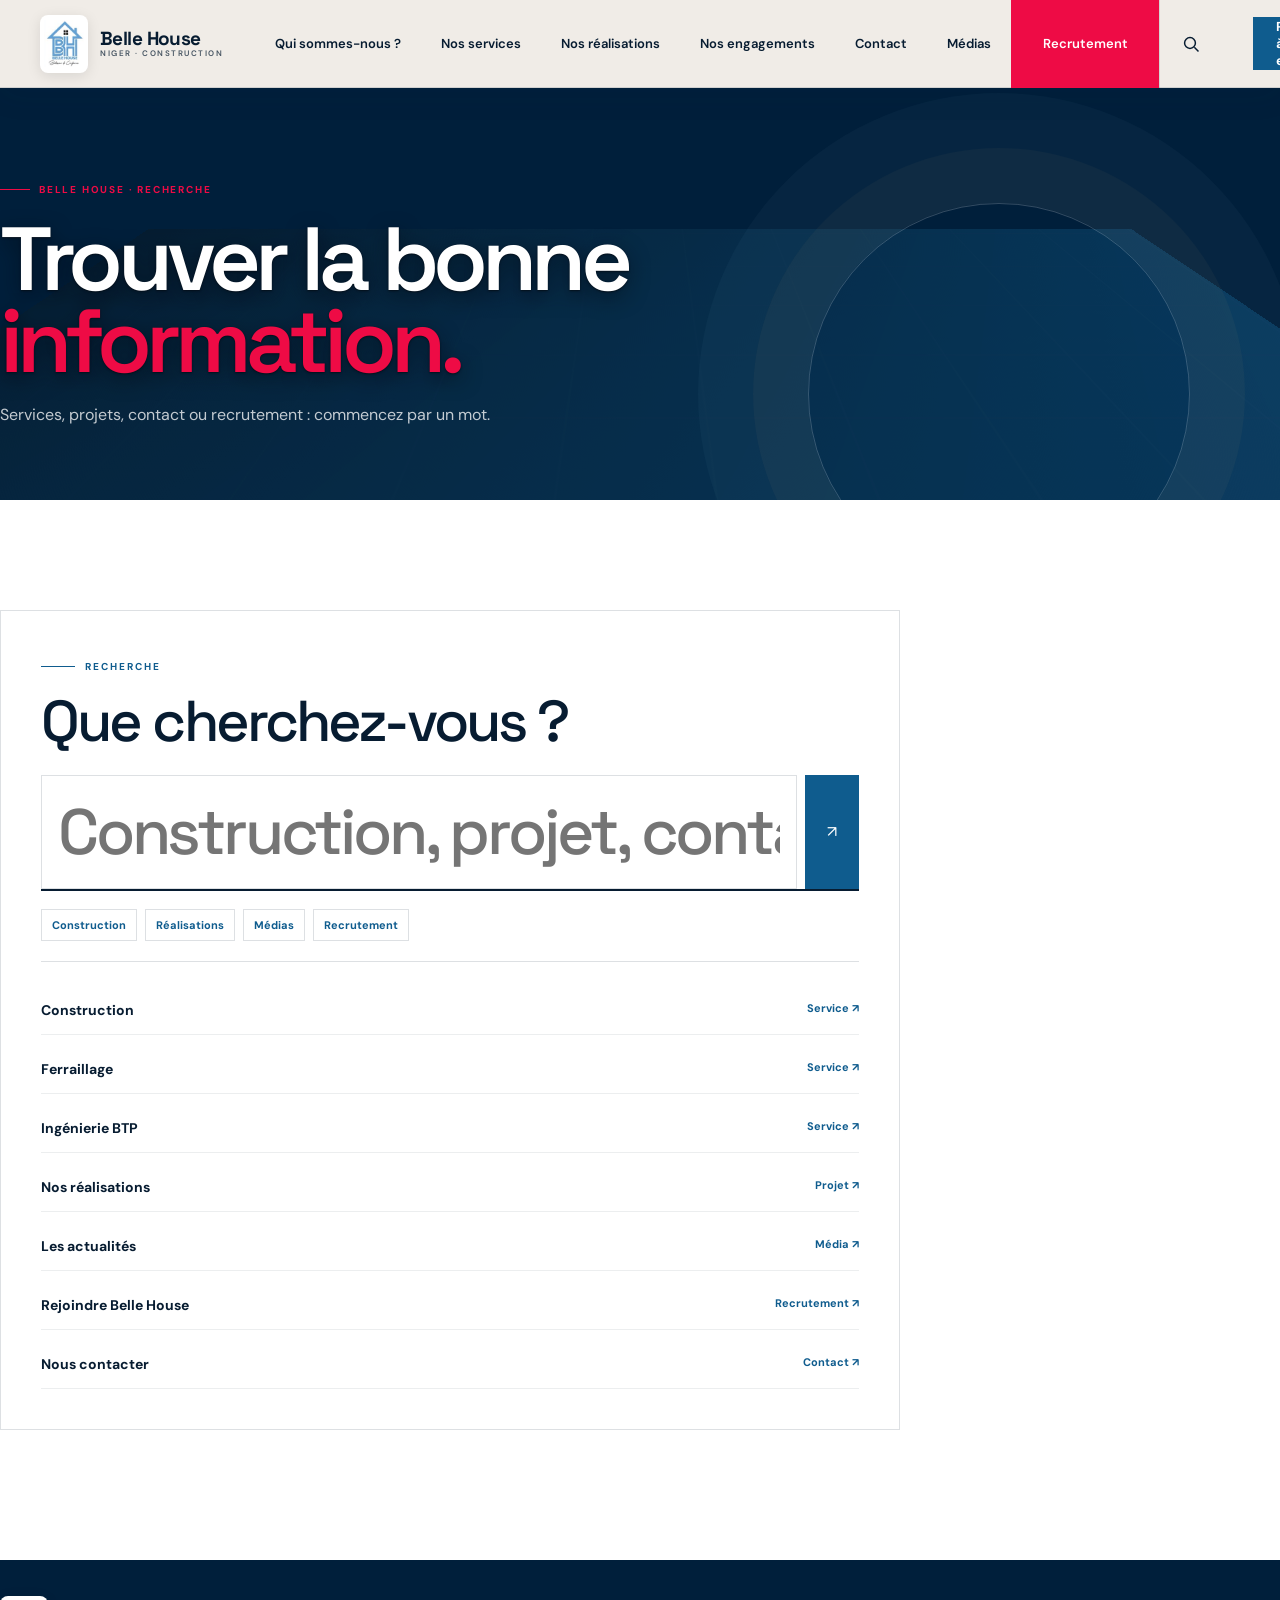
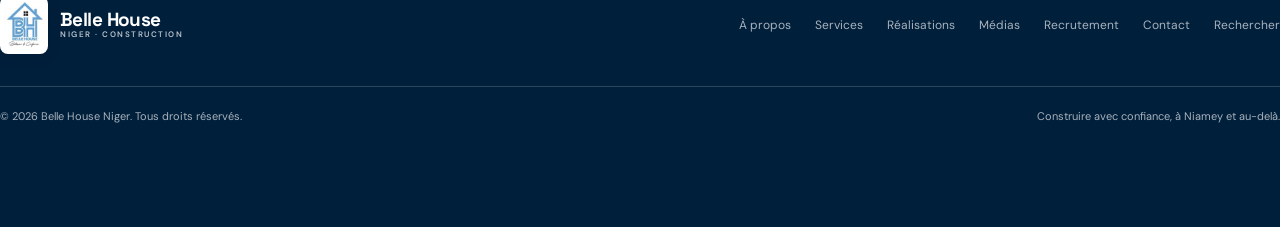
<file: belle-house-niger/recherche.html>
<!doctype html>
<html lang="fr">
<head>
  <meta charset="utf-8"><meta name="viewport" content="width=device-width, initial-scale=1">
  <title>Rechercher | Belle House Niger</title>
  <meta name="description" content="Recherchez une information sur les services, les projets et les contacts Belle House Niger.">
  <meta name="theme-color" content="#001f3b"><meta name="robots" content="noindex,follow"><link rel="canonical" href="https://www.bellehouseniger.com/recherche.html">
  <meta property="og:type" content="website"><meta property="og:locale" content="fr_NE"><meta property="og:site_name" content="Belle House Niger"><meta property="og:url" content="https://www.bellehouseniger.com/recherche.html"><meta property="og:title" content="Rechercher | Belle House Niger"><meta property="og:description" content="Recherchez une information sur les services, les projets et les contacts Belle House Niger."><meta property="og:image" content="https://www.bellehouseniger.com/assets/belle-house-logo.png"><meta property="og:image:alt" content="Logo Belle House Niger"><meta name="twitter:card" content="summary_large_image">
  <script type="application/ld+json">{"@context":"https://schema.org","@type":"SearchResultsPage","name":"Rechercher | Belle House Niger","url":"https://www.bellehouseniger.com/recherche.html","description":"Recherchez une information sur les services, les projets et les contacts Belle House Niger.","inLanguage":"fr-NE","breadcrumb":{"@type":"BreadcrumbList","itemListElement":[{"@type":"ListItem","position":1,"name":"Accueil","item":"https://www.bellehouseniger.com/"},{"@type":"ListItem","position":2,"name":"Rechercher","item":"https://www.bellehouseniger.com/recherche.html"}]}}</script>
  <link rel="preconnect" href="https://fonts.googleapis.com"><link rel="preconnect" href="https://fonts.gstatic.com" crossorigin>
  <link href="https://fonts.googleapis.com/css2?family=DM+Sans:wght@400;500;600;700&family=Space+Grotesk:wght@400;500;600;700&display=swap" rel="stylesheet"><link rel="stylesheet" href="assets/pages.css"><link rel="stylesheet" href="assets/nav.css">
</head>
<body class="inner-page" data-page="search">
  <a class="skip-link" href="#main">Aller au contenu</a>
  <header class="site-header" id="site-header"><div class="header-inner"><a class="brand" href="index.html"><span class="brand-mark"><img src="assets/belle-house-logo.png" alt="Belle House"></span><span class="brand-copy"><span class="brand-name">Belle House</span><span class="brand-sub">Niger · Construction</span></span></a><nav class="primary-nav" aria-label="Navigation principale"><a data-page="about" href="a-propos.html">Qui sommes-nous ?</a><a data-page="services" href="services.html">Nos services</a><a data-page="projects" href="realisations.html">Nos réalisations</a><a href="a-propos.html#values">Nos engagements</a><a data-page="contact" href="contact.html">Contact</a></nav><a class="header-cta" href="contact.html">Parler à un expert <span class="arrow">↗</span></a><button class="menu-toggle" id="menu-toggle" aria-label="Ouvrir le menu" aria-expanded="false"><span></span></button></div></header>
  <main id="main" tabindex="-1">
    <section class="page-hero"><div class="container"><span class="page-breadcrumb">Belle House · Recherche</span><h1>Trouver la bonne <em>information.</em></h1><p>Services, projets, contact ou recrutement : commencez par un mot.</p></div></section>
    <section class="page-main band-light"><div class="container"><div class="search-page-box page-reveal"><span class="eyebrow">Recherche</span><h2>Que cherchez-vous ?</h2><form class="search-form" id="page-search-form"><input id="page-search-input" aria-label="Votre recherche" placeholder="Construction, projet, contact..." autocomplete="off"><button type="submit" aria-label="Rechercher">↗</button></form><div class="search-hints"><a href="services.html">Construction</a><a href="realisations.html">Réalisations</a><a href="media.html">Médias</a><a href="recrutement.html">Recrutement</a></div><div class="search-results show" id="page-search-results"></div></div></div></section>
  </main>
  <footer class="footer"><div class="container"><div class="footer-main"><a class="brand" href="index.html"><span class="brand-mark"><img src="assets/belle-house-logo.png" alt="Belle House"></span><span class="brand-copy"><span class="brand-name">Belle House</span><span class="brand-sub">Niger · Construction</span></span></a><div class="footer-links"><a href="a-propos.html">À propos</a><a href="services.html">Services</a><a href="realisations.html">Réalisations</a><a href="media.html">Médias</a><a href="recrutement.html">Recrutement</a><a href="contact.html">Contact</a></div></div><div class="footer-bottom"><span>© 2026 Belle House Niger. Tous droits réservés.</span><span>Construire avec confiance, à Niamey et au-delà.</span></div></div></footer>
  <section class="page-chat" id="page-chat" aria-label="Chatbot Belle House" aria-hidden="true"><div class="page-chat-head"><div><strong>Belle, votre guide</strong><small>Assistant projet Belle House</small></div><button class="page-chat-close" id="page-chat-close" type="button" aria-label="Fermer le chatbot">×</button></div><div class="page-chat-messages" id="page-chat-messages" aria-live="polite"><div class="page-message bot">Bonjour. Je peux vous aider à trouver la bonne information.</div></div><form class="page-chat-form" id="page-chat-form"><input id="page-chat-input" placeholder="Écrivez votre question..." aria-label="Votre message"><button type="submit" aria-label="Envoyer">↗</button></form></section>
  <div class="page-mobile-cta"><a href="tel:+22792005454" aria-label="Appeler Belle House">☎<span>Appeler</span></a><a href="https://wa.me/22792005454?text=Bonjour%20Belle%20House%2C%20je%20souhaite%20parler%20de%20mon%20projet." target="_blank" rel="noopener" aria-label="Écrire à Belle House sur WhatsApp">◌<span>Message</span></a><button type="button" data-open-chat aria-label="Ouvrir le chatbot IA">◍<span>Chat IA</span></button></div>
  <script src="assets/nav.js"></script><script src="assets/pages.js"></script>
  <script>
    (() => {
      const input = document.getElementById('page-search-input');
      const box = document.getElementById('page-search-results');
      const results = [['Construction','services.html#construction','Service'],['Ferraillage','services.html#ferraillage','Service'],['Ingénierie BTP','services.html#ingenierie','Service'],['Nos réalisations','realisations.html','Projet'],['Les actualités','media.html','Média'],['Rejoindre Belle House','recrutement.html','Recrutement'],['Nous contacter','contact.html','Contact']];
      const draw = () => { const q = input.value.trim().toLowerCase(); const filtered = q ? results.filter(([label,,type]) => `${label} ${type}`.toLowerCase().includes(q)) : results; box.innerHTML = filtered.map(([label,href,type]) => `<a class="search-result" href="${href}"><strong>${label}</strong><span>${type} ↗</span></a>`).join('') || '<div class="search-result"><strong>Aucun résultat</strong><span>Essayez un autre mot</span></div>'; };
      input.addEventListener('input', draw); document.getElementById('page-search-form').addEventListener('submit', event => { event.preventDefault(); draw(); }); draw();
    })();
  </script>
</body>
</html>
</file>
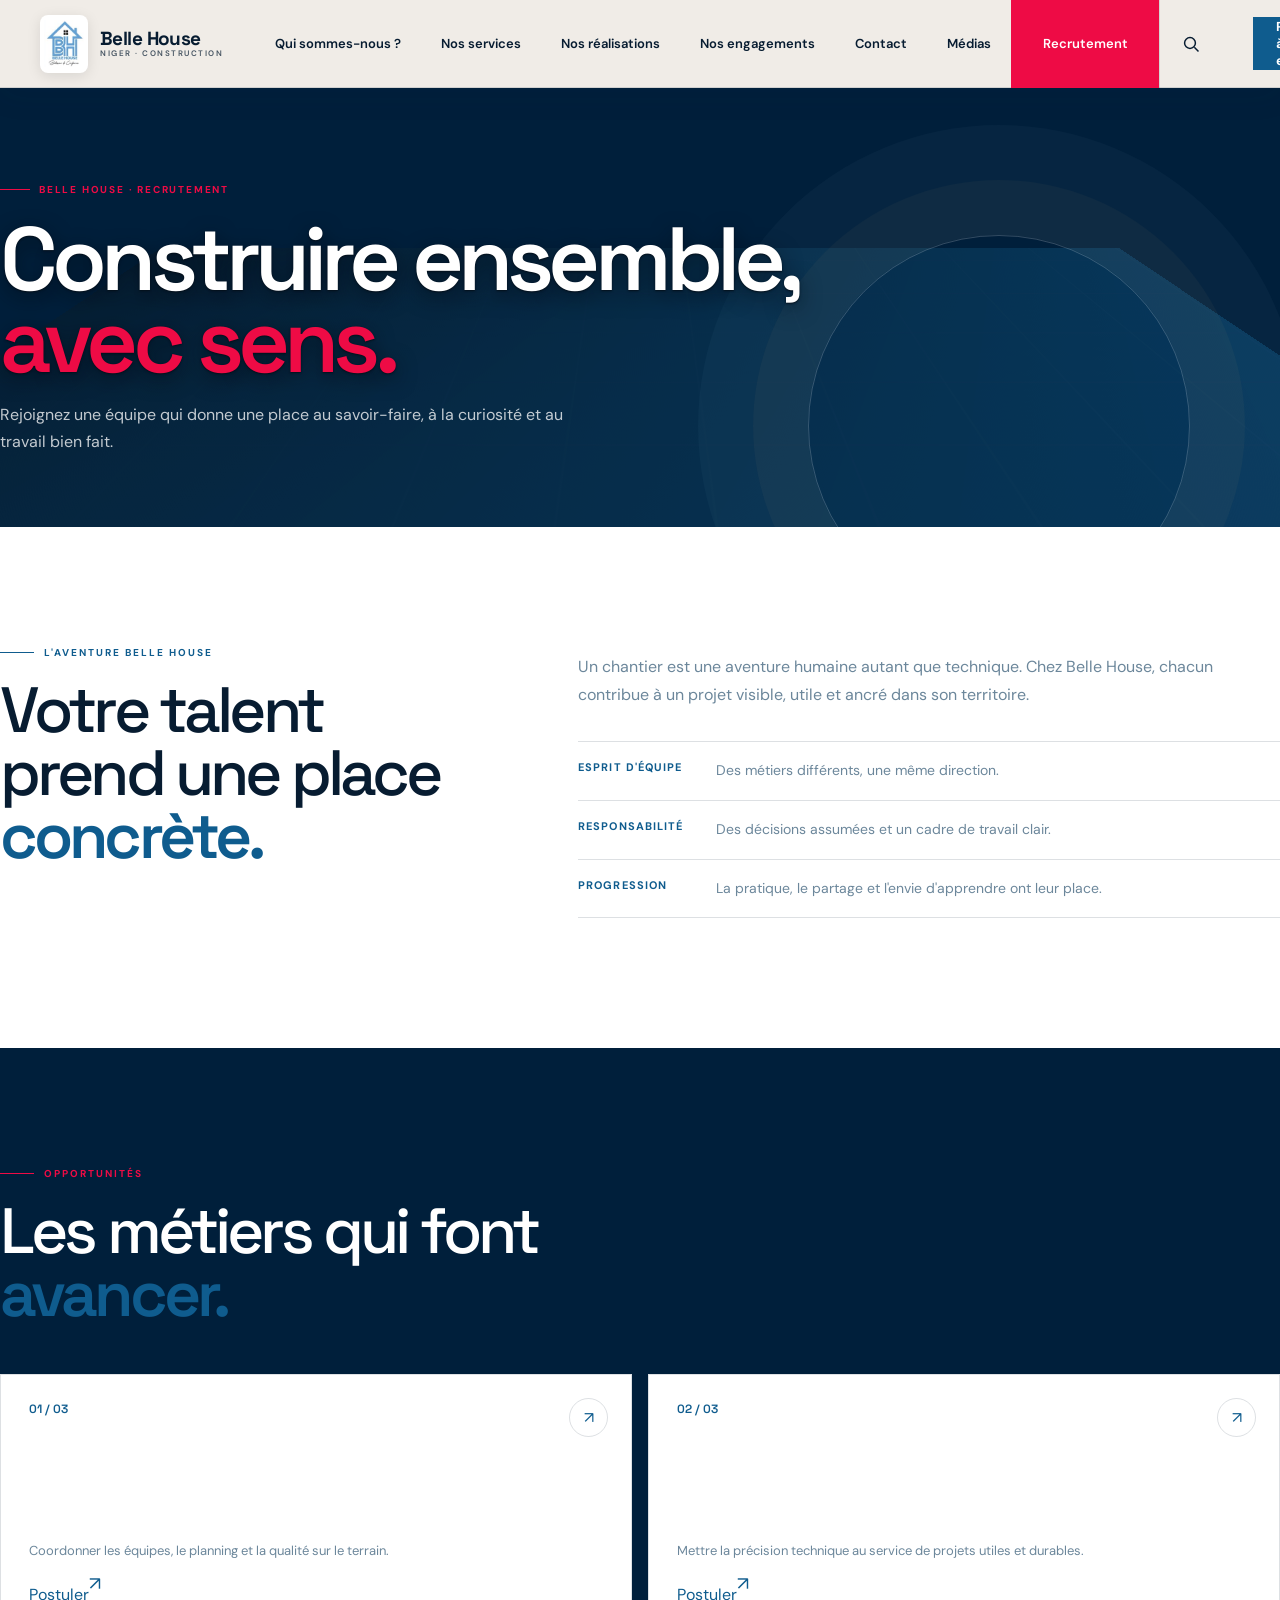
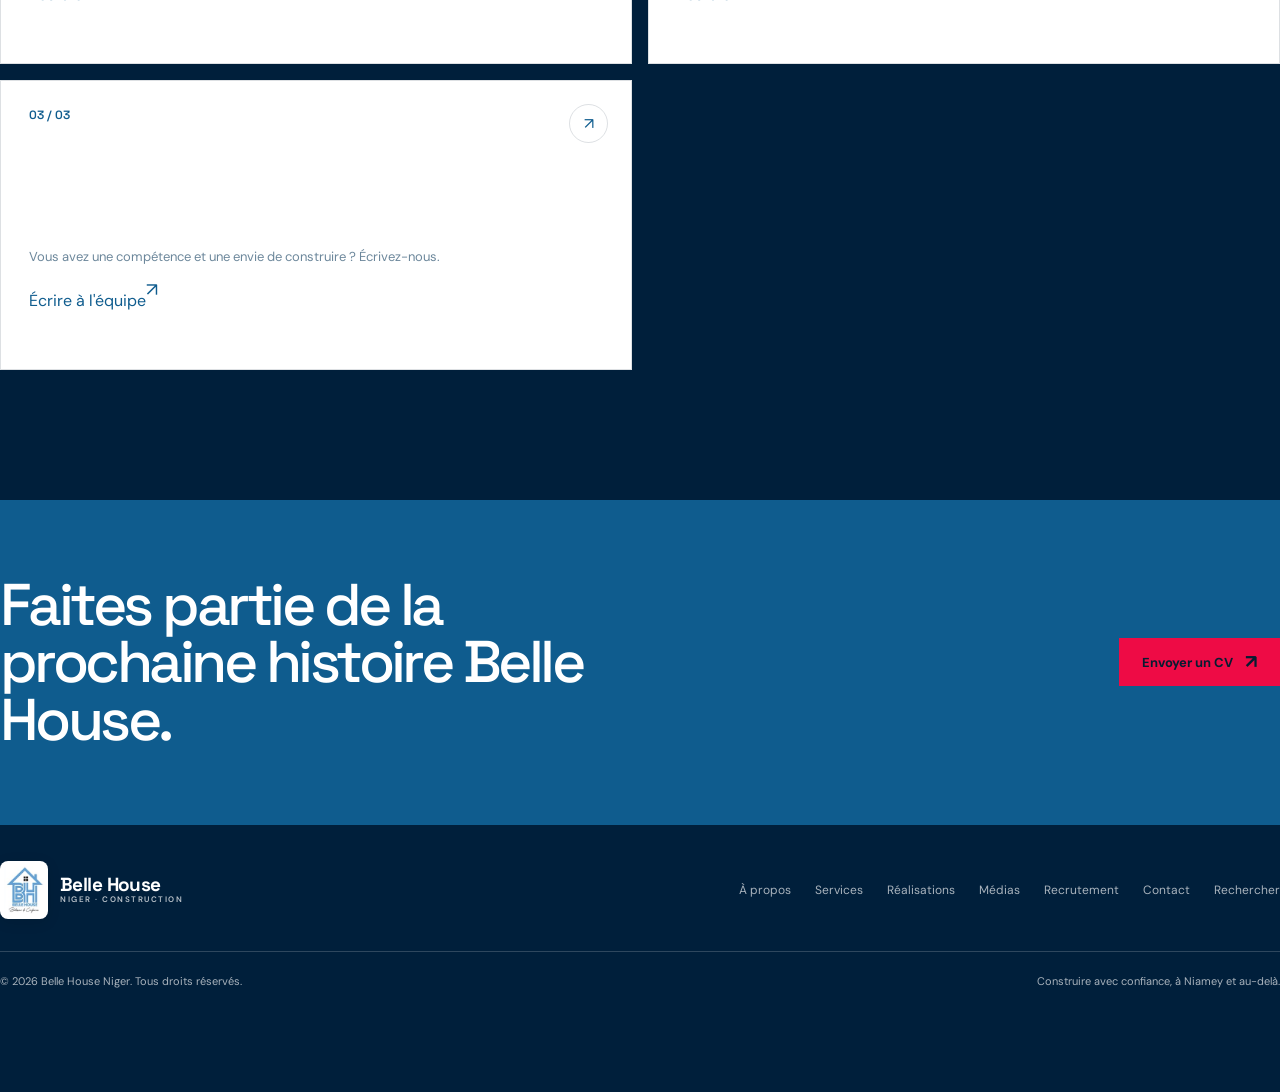
<file: belle-house-niger/recrutement.html>
<!doctype html>
<html lang="fr">
<head>
  <meta charset="utf-8"><meta name="viewport" content="width=device-width, initial-scale=1">
  <title>Recrutement | Belle House Niger</title>
  <meta name="description" content="Rejoignez Belle House Niger et participez à des projets de construction qui comptent.">
  <meta name="theme-color" content="#001f3b"><meta name="robots" content="index,follow,max-image-preview:large"><link rel="canonical" href="https://www.bellehouseniger.com/recrutement.html">
  <meta property="og:type" content="website"><meta property="og:locale" content="fr_NE"><meta property="og:site_name" content="Belle House Niger"><meta property="og:url" content="https://www.bellehouseniger.com/recrutement.html"><meta property="og:title" content="Recrutement | Belle House Niger"><meta property="og:description" content="Rejoignez Belle House Niger et participez à des projets de construction qui comptent."><meta property="og:image" content="https://www.bellehouseniger.com/assets/belle-house-logo.png"><meta property="og:image:alt" content="Logo Belle House Niger"><meta name="twitter:card" content="summary_large_image">
  <script type="application/ld+json">{"@context":"https://schema.org","@type":"WebPage","name":"Recrutement | Belle House Niger","url":"https://www.bellehouseniger.com/recrutement.html","description":"Rejoignez Belle House Niger et participez à des projets de construction qui comptent.","inLanguage":"fr-NE","about":{"@type":"Organization","name":"Belle House Niger","url":"https://www.bellehouseniger.com/"},"breadcrumb":{"@type":"BreadcrumbList","itemListElement":[{"@type":"ListItem","position":1,"name":"Accueil","item":"https://www.bellehouseniger.com/"},{"@type":"ListItem","position":2,"name":"Recrutement","item":"https://www.bellehouseniger.com/recrutement.html"}]}}</script>
  <link rel="preconnect" href="https://fonts.googleapis.com"><link rel="preconnect" href="https://fonts.gstatic.com" crossorigin>
  <link href="https://fonts.googleapis.com/css2?family=DM+Sans:wght@400;500;600;700&family=Space+Grotesk:wght@400;500;600;700&display=swap" rel="stylesheet"><link rel="stylesheet" href="assets/pages.css"><link rel="stylesheet" href="assets/nav.css">
</head>
<body class="inner-page" data-page="recruitment">
  <a class="skip-link" href="#main">Aller au contenu</a>
  <header class="site-header" id="site-header"><div class="header-inner"><a class="brand" href="index.html"><span class="brand-mark"><img src="assets/belle-house-logo.png" alt="Belle House"></span><span class="brand-copy"><span class="brand-name">Belle House</span><span class="brand-sub">Niger · Construction</span></span></a><nav class="primary-nav" aria-label="Navigation principale"><a data-page="about" href="a-propos.html">Qui sommes-nous ?</a><a data-page="services" href="services.html">Nos services</a><a data-page="projects" href="realisations.html">Nos réalisations</a><a href="a-propos.html#values">Nos engagements</a><a data-page="contact" href="contact.html">Contact</a></nav><a class="header-cta" href="contact.html">Parler à un expert <span class="arrow">↗</span></a><button class="menu-toggle" id="menu-toggle" aria-label="Ouvrir le menu" aria-expanded="false"><span></span></button></div></header>
  <main id="main" tabindex="-1">
    <section class="page-hero"><div class="container"><span class="page-breadcrumb">Belle House · Recrutement</span><h1>Construire ensemble, <em>avec sens.</em></h1><p>Rejoignez une équipe qui donne une place au savoir-faire, à la curiosité et au travail bien fait.</p></div></section>
    <section class="page-main band-light"><div class="container page-grid"><div class="page-copy page-reveal"><span class="eyebrow">L'aventure Belle House</span><h2>Votre talent prend une place <strong>concrète.</strong></h2></div><div class="page-reveal delay-1"><p>Un chantier est une aventure humaine autant que technique. Chez Belle House, chacun contribue à un projet visible, utile et ancré dans son territoire.</p><div class="detail-list"><div class="detail-row"><strong>Esprit d'équipe</strong><span>Des métiers différents, une même direction.</span></div><div class="detail-row"><strong>Responsabilité</strong><span>Des décisions assumées et un cadre de travail clair.</span></div><div class="detail-row"><strong>Progression</strong><span>La pratique, le partage et l'envie d'apprendre ont leur place.</span></div></div></div></div></section>
    <section class="page-main band-dark"><div class="container"><div class="page-copy page-reveal"><span class="eyebrow">Opportunités</span><h2>Les métiers qui font <strong>avancer.</strong></h2></div><div class="service-page-grid" style="margin-top:48px"><article class="service-detail page-reveal"><span class="service-index">01 / 03</span><span class="corner">↗</span><h3>Conducteur de travaux</h3><p>Coordonner les équipes, le planning et la qualité sur le terrain.</p><a class="service-link" href="mailto:contact@bellehouseniger.com?subject=Candidature%20Conducteur%20de%20travaux" style="display:inline-flex;margin-top:22px;color:var(--blue)">Postuler <span class="arrow">↗</span></a></article><article class="service-detail page-reveal delay-1"><span class="service-index">02 / 03</span><span class="corner">↗</span><h3>Ingénieur BTP</h3><p>Mettre la précision technique au service de projets utiles et durables.</p><a class="service-link" href="mailto:contact@bellehouseniger.com?subject=Candidature%20Ingénieur%20BTP" style="display:inline-flex;margin-top:22px;color:var(--blue)">Postuler <span class="arrow">↗</span></a></article><article class="service-detail page-reveal delay-2"><span class="service-index">03 / 03</span><span class="corner">↗</span><h3>Candidature spontanée</h3><p>Vous avez une compétence et une envie de construire ? Écrivez-nous.</p><a class="service-link" href="mailto:contact@bellehouseniger.com?subject=Candidature%20spontanée%20Belle%20House" style="display:inline-flex;margin-top:22px;color:var(--blue)">Écrire à l'équipe <span class="arrow">↗</span></a></article></div></div></section>
    <section class="page-cta"><div class="container page-cta-inner"><h2>Faites partie de la prochaine histoire Belle House.</h2><a class="btn" href="mailto:contact@bellehouseniger.com?subject=Candidature%20Belle%20House">Envoyer un CV <span class="arrow">↗</span></a></div></section>
  </main>
  <footer class="footer"><div class="container"><div class="footer-main"><a class="brand" href="index.html"><span class="brand-mark"><img src="assets/belle-house-logo.png" alt="Belle House"></span><span class="brand-copy"><span class="brand-name">Belle House</span><span class="brand-sub">Niger · Construction</span></span></a><div class="footer-links"><a href="a-propos.html">À propos</a><a href="services.html">Services</a><a href="realisations.html">Réalisations</a><a href="media.html">Médias</a><a href="recrutement.html">Recrutement</a><a href="contact.html">Contact</a></div></div><div class="footer-bottom"><span>© 2026 Belle House Niger. Tous droits réservés.</span><span>Construire avec confiance, à Niamey et au-delà.</span></div></div></footer>
  <section class="page-chat" id="page-chat" aria-label="Chatbot Belle House" aria-hidden="true"><div class="page-chat-head"><div><strong>Belle, votre guide</strong><small>Assistant projet Belle House</small></div><button class="page-chat-close" id="page-chat-close" type="button" aria-label="Fermer le chatbot">×</button></div><div class="page-chat-messages" id="page-chat-messages" aria-live="polite"><div class="page-message bot">Bonjour. Je peux vous renseigner sur Belle House et votre projet.</div></div><form class="page-chat-form" id="page-chat-form"><input id="page-chat-input" placeholder="Écrivez votre question..." aria-label="Votre message"><button type="submit" aria-label="Envoyer">↗</button></form></section>
  <div class="page-mobile-cta"><a href="tel:+22792005454">☎<span>Appeler</span></a><a href="https://wa.me/22792005454?text=Bonjour%20Belle%20House%2C%20je%20souhaite%20parler%20de%20mon%20projet." target="_blank" rel="noopener">◌<span>Message</span></a><button type="button" data-open-chat>◍<span>Chat IA</span></button></div>
  <script src="assets/nav.js"></script><script src="assets/pages.js"></script>
</body>
</html>
</file>
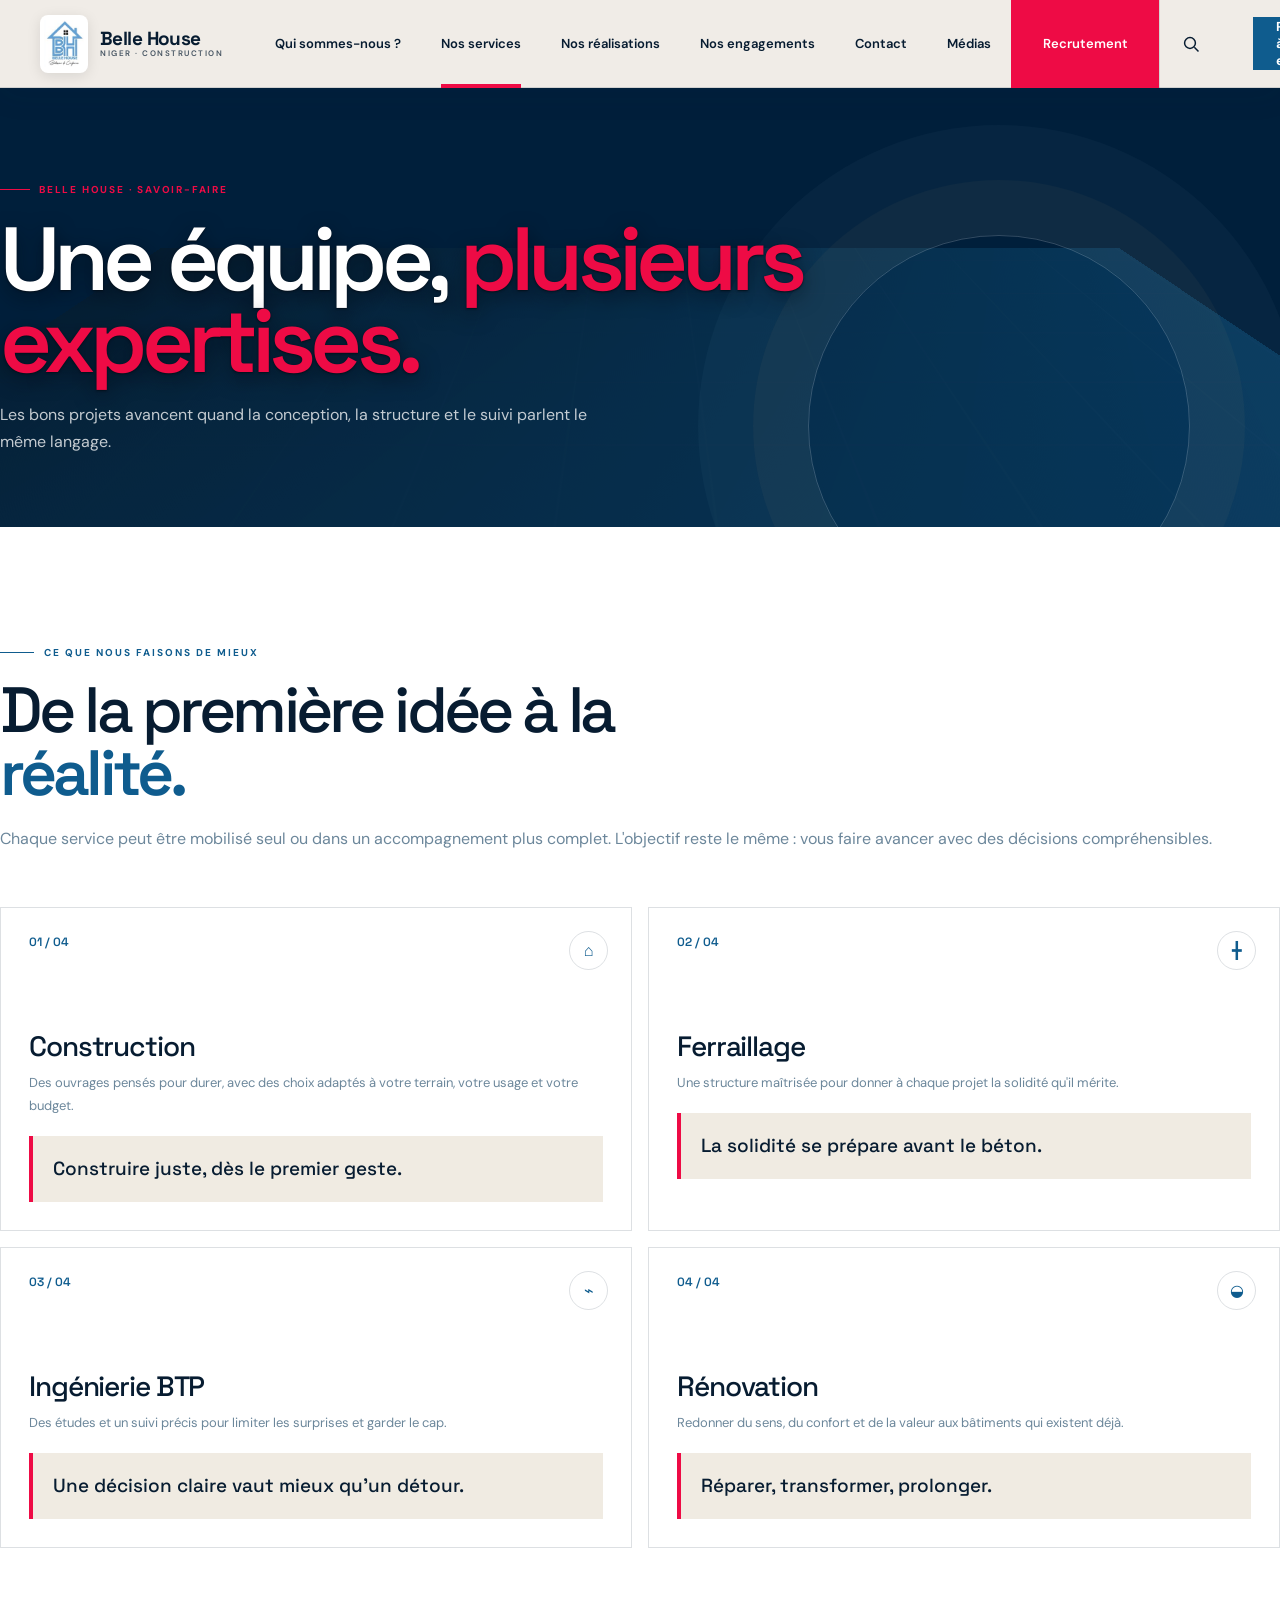
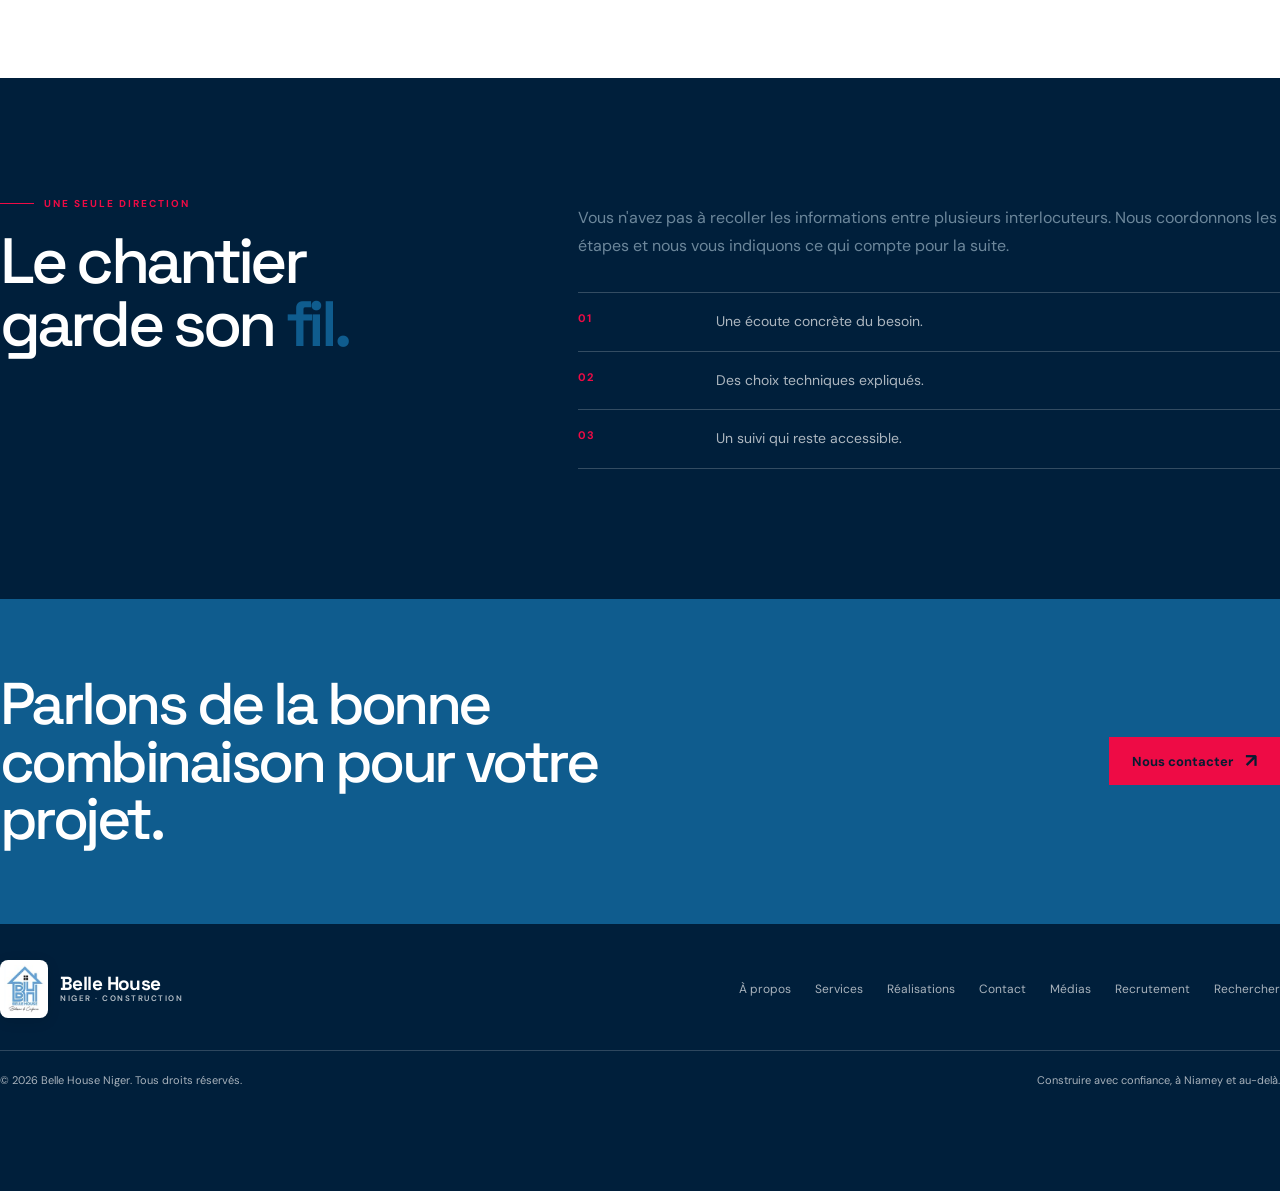
<file: belle-house-niger/services.html>
<!doctype html>
<html lang="fr">
<head>
  <meta charset="utf-8"><meta name="viewport" content="width=device-width, initial-scale=1">
  <title>Nos services | Belle House Niger</title>
  <meta name="description" content="Construction, ferraillage, ingénierie BTP et rénovation avec Belle House Niger.">
  <meta name="theme-color" content="#001f3b"><meta name="robots" content="index,follow,max-image-preview:large"><link rel="canonical" href="https://www.bellehouseniger.com/services.html">
  <meta property="og:type" content="website"><meta property="og:locale" content="fr_NE"><meta property="og:site_name" content="Belle House Niger"><meta property="og:url" content="https://www.bellehouseniger.com/services.html"><meta property="og:title" content="Nos services | Belle House Niger"><meta property="og:description" content="Construction, ferraillage, ingénierie BTP et rénovation avec Belle House Niger."><meta property="og:image" content="https://www.bellehouseniger.com/assets/belle-house-logo.png"><meta property="og:image:alt" content="Logo Belle House Niger"><meta name="twitter:card" content="summary_large_image">
  <script type="application/ld+json">{"@context":"https://schema.org","@type":"CollectionPage","name":"Nos services | Belle House Niger","url":"https://www.bellehouseniger.com/services.html","description":"Construction, ferraillage, ingénierie BTP et rénovation avec Belle House Niger.","inLanguage":"fr-NE","about":{"@type":"LocalBusiness","name":"Belle House Niger","url":"https://www.bellehouseniger.com/"},"breadcrumb":{"@type":"BreadcrumbList","itemListElement":[{"@type":"ListItem","position":1,"name":"Accueil","item":"https://www.bellehouseniger.com/"},{"@type":"ListItem","position":2,"name":"Services","item":"https://www.bellehouseniger.com/services.html"}]}}</script>
  <link rel="preconnect" href="https://fonts.googleapis.com"><link rel="preconnect" href="https://fonts.gstatic.com" crossorigin>
  <link href="https://fonts.googleapis.com/css2?family=DM+Sans:wght@400;500;600;700&family=Space+Grotesk:wght@400;500;600;700&display=swap" rel="stylesheet"><link rel="stylesheet" href="assets/pages.css"><link rel="stylesheet" href="assets/nav.css">
</head>
<body class="inner-page" data-page="services">
  <a class="skip-link" href="#main">Aller au contenu</a>
  <header class="site-header" id="site-header"><div class="header-inner"><a class="brand" href="index.html"><span class="brand-mark"><img src="assets/belle-house-logo.png" alt="Belle House"></span><span class="brand-copy"><span class="brand-name">Belle House</span><span class="brand-sub">Niger · Construction</span></span></a><nav class="primary-nav" aria-label="Navigation principale"><a data-page="about" href="a-propos.html">Qui sommes-nous ?</a><a data-page="services" href="services.html">Nos services</a><a data-page="projects" href="realisations.html">Nos réalisations</a><a href="a-propos.html#values">Nos engagements</a><a data-page="contact" href="contact.html">Contact</a></nav><a class="header-cta" href="contact.html">Parler à un expert <span class="arrow">↗</span></a><button class="menu-toggle" id="menu-toggle" aria-label="Ouvrir le menu" aria-expanded="false"><span></span></button></div></header>
  <main id="main" tabindex="-1">
    <section class="page-hero"><div class="container"><span class="page-breadcrumb">Belle House · Savoir-faire</span><h1>Une équipe, <em>plusieurs expertises.</em></h1><p>Les bons projets avancent quand la conception, la structure et le suivi parlent le même langage.</p></div></section>
    <section class="page-main band-light"><div class="container"><div class="page-copy page-reveal"><span class="eyebrow">Ce que nous faisons de mieux</span><h2>De la première idée à la <strong>réalité.</strong></h2><p>Chaque service peut être mobilisé seul ou dans un accompagnement plus complet. L'objectif reste le même : vous faire avancer avec des décisions compréhensibles.</p></div><div class="service-page-grid" style="margin-top:54px"><article class="service-detail page-reveal" id="construction"><span class="service-index">01 / 04</span><span class="corner">⌂</span><h3>Construction</h3><p>Des ouvrages pensés pour durer, avec des choix adaptés à votre terrain, votre usage et votre budget.</p><div class="service-note">Construire juste, dès le premier geste.</div></article><article class="service-detail page-reveal delay-1" id="ferraillage"><span class="service-index">02 / 04</span><span class="corner">╋</span><h3>Ferraillage</h3><p>Une structure maîtrisée pour donner à chaque projet la solidité qu'il mérite.</p><div class="service-note">La solidité se prépare avant le béton.</div></article><article class="service-detail page-reveal delay-2" id="ingenierie"><span class="service-index">03 / 04</span><span class="corner">⌁</span><h3>Ingénierie BTP</h3><p>Des études et un suivi précis pour limiter les surprises et garder le cap.</p><div class="service-note">Une décision claire vaut mieux qu'un détour.</div></article><article class="service-detail page-reveal delay-3" id="renovation"><span class="service-index">04 / 04</span><span class="corner">◒</span><h3>Rénovation</h3><p>Redonner du sens, du confort et de la valeur aux bâtiments qui existent déjà.</p><div class="service-note">Réparer, transformer, prolonger.</div></article></div></div></section>
    <section class="page-main band-dark"><div class="container page-grid"><div class="page-copy page-reveal"><span class="eyebrow">Une seule direction</span><h2>Le chantier garde son <strong>fil.</strong></h2></div><div class="page-reveal delay-1"><p>Vous n'avez pas à recoller les informations entre plusieurs interlocuteurs. Nous coordonnons les étapes et nous vous indiquons ce qui compte pour la suite.</p><div class="detail-list" style="border-color:rgba(255,255,255,.2)"><div class="detail-row" style="border-color:rgba(255,255,255,.2)"><strong style="color:var(--gold)">01</strong><span style="color:rgba(255,255,255,.68)">Une écoute concrète du besoin.</span></div><div class="detail-row" style="border-color:rgba(255,255,255,.2)"><strong style="color:var(--gold)">02</strong><span style="color:rgba(255,255,255,.68)">Des choix techniques expliqués.</span></div><div class="detail-row" style="border-color:rgba(255,255,255,.2)"><strong style="color:var(--gold)">03</strong><span style="color:rgba(255,255,255,.68)">Un suivi qui reste accessible.</span></div></div></div></div></section>
    <section class="page-cta"><div class="container page-cta-inner"><h2>Parlons de la bonne combinaison pour votre projet.</h2><a class="btn" href="contact.html">Nous contacter <span class="arrow">↗</span></a></div></section>
  </main>
  <footer class="footer"><div class="container"><div class="footer-main"><a class="brand" href="index.html"><span class="brand-mark"><img src="assets/belle-house-logo.png" alt="Belle House"></span><span class="brand-copy"><span class="brand-name">Belle House</span><span class="brand-sub">Niger · Construction</span></span></a><div class="footer-links"><a href="a-propos.html">À propos</a><a href="services.html">Services</a><a href="realisations.html">Réalisations</a><a href="contact.html">Contact</a></div></div><div class="footer-bottom"><span>© 2026 Belle House Niger. Tous droits réservés.</span><span>Construire avec confiance, à Niamey et au-delà.</span></div></div></footer>
  <section class="page-chat" id="page-chat" aria-label="Chatbot Belle House" aria-hidden="true"><div class="page-chat-head"><div><strong>Belle, votre guide</strong><small>Assistant projet Belle House</small></div><button class="page-chat-close" id="page-chat-close" type="button" aria-label="Fermer le chatbot">×</button></div><div class="page-chat-messages" id="page-chat-messages" aria-live="polite"><div class="page-message bot">Bonjour. Je peux vous renseigner sur Belle House et votre projet.</div></div><form class="page-chat-form" id="page-chat-form"><input id="page-chat-input" placeholder="Écrivez votre question..." aria-label="Votre message"><button type="submit" aria-label="Envoyer">↗</button></form></section>
  <div class="page-mobile-cta"><a href="tel:+22792005454">☎<span>Appeler</span></a><a href="https://wa.me/22792005454?text=Bonjour%20Belle%20House%2C%20je%20souhaite%20parler%20de%20mon%20projet." target="_blank" rel="noopener">◌<span>Message</span></a><button type="button" data-open-chat>◍<span>Chat IA</span></button></div>
  <script src="assets/nav.js"></script><script src="assets/pages.js"></script>
</body>
</html>
</file>
<file: belle-house-niger/assets/nav.css>
/* Shared navigation, hover windows and search overlay */
.primary-nav { position: relative; }
.primary-nav .nav-item { position: relative; display: flex; align-items: stretch; }
.primary-nav .nav-item > a { width: 100%; }
.mega-menu { position: absolute; top: calc(100% + 1px); left: 0; min-width: 260px; display: grid; gap: 2px; padding: 10px; border: 1px solid rgba(16,40,59,.12); background: rgba(255,255,255,.98); box-shadow: 0 22px 48px rgba(5,21,34,.16); opacity: 0; visibility: hidden; transform: translateY(10px); transition: opacity .24s var(--ease), visibility .24s var(--ease), transform .24s var(--ease); }
.nav-item:hover .mega-menu, .nav-item:focus-within .mega-menu, .nav-item.open .mega-menu { opacity: 1; visibility: visible; transform: translateY(0); }
.mega-menu a { min-height: 42px; display: flex; align-items: center; padding: 0 12px; color: var(--ink); border-bottom: 1px solid rgba(16,40,59,.08); font-size: 12px; font-weight: 600; white-space: nowrap; }
.mega-menu a:last-child { border-bottom: 0; }
.mega-menu a:hover { color: var(--blue); background: rgba(143,196,220,.16); }
.mega-menu a::after { display: none !important; }
.nav-search { width: 62px; min-width: 62px; height: 100%; display: grid; place-items: center; color: inherit; border-left: 1px solid rgba(16,40,59,.12); background: transparent; transition: background .25s var(--ease), color .25s var(--ease); }
.nav-search:hover { color: #fff; background: var(--gold); }
.primary-nav .nav-recruitment { min-width: 148px; color: #fff; background: var(--gold); }
.primary-nav .nav-recruitment:hover { color: #fff; background: #c9093a; }
.nav-search svg { width: 20px; height: 20px; }
.search-overlay { position: fixed; z-index: 90; inset: 0; display: grid; align-content: start; padding-top: 138px; color: var(--ink); background: rgba(255,255,255,.98); opacity: 0; visibility: hidden; transform: translateY(-14px); transition: opacity .28s var(--soft-ease), visibility .28s var(--soft-ease), transform .28s var(--soft-ease); }
.search-overlay.open { opacity: 1; visibility: visible; transform: none; }
.search-shell { width: min(1040px, calc(100% - 80px)); margin: 0 auto; }
.search-topline { display: flex; align-items: center; justify-content: space-between; gap: 20px; margin-bottom: 24px; color: var(--blue); font-size: 11px; font-weight: 700; letter-spacing: .2em; text-transform: uppercase; }
.search-close { width: 46px; height: 46px; display: grid; place-items: center; color: var(--ink); border: 1px solid var(--line); background: transparent; font-size: 26px; }
.search-form { display: grid; grid-template-columns: 1fr 56px; border-bottom: 2px solid var(--ink); }
.search-form input { min-width: 0; padding: 20px 0; color: var(--ink); border: 0; outline: 0; background: transparent; font: 500 clamp(32px, 5vw, 64px)/1 "Space Grotesk", sans-serif; letter-spacing: -.05em; }
.search-form button { color: #fff; background: var(--gold); }
.search-hints { display: flex; flex-wrap: wrap; gap: 9px; margin-top: 24px; }
.search-hints a { padding: 9px 12px; color: var(--ink-soft); border: 1px solid var(--line); font-size: 11px; font-weight: 700; }
.search-hints a:hover { color: #fff; border-color: var(--blue); background: var(--blue); }
.search-underlay { position: fixed; inset: 0; z-index: -1; background: radial-gradient(circle at 76% 28%, rgba(143,196,220,.18), transparent 28%); pointer-events: none; }
.search-results { display: none; margin-top: 34px; padding-top: 24px; border-top: 1px solid var(--line); }
.search-results.show { display: grid; gap: 10px; }
.search-result { display: flex; justify-content: space-between; gap: 18px; padding: 15px 0; color: var(--ink); border-bottom: 1px solid rgba(16,40,59,.08); font-size: 14px; }
.search-result span { color: var(--blue); font-size: 11px; font-weight: 700; }
@media (max-width: 1080px) { .mega-menu { min-width: 220px; } .nav-search { width: 54px; min-width: 54px; } }
@media (max-width: 760px) {
  .primary-nav .nav-item { display: block; }
  .primary-nav .nav-item > a { width: auto; display: flex; justify-content: space-between; }
  .nav-item.has-menu > a::before { content: "+"; order: 2; color: var(--gold); font-size: 18px; font-weight: 400; }
  .nav-item.open > a::before { content: "−"; }
  .mega-menu { position: static; min-width: 0; display: none; margin: 0 10px 8px; padding: 4px 0 4px 14px; border: 0; border-left: 2px solid var(--gold); box-shadow: none; opacity: 1; visibility: visible; transform: none; background: transparent; }
  .nav-item.open .mega-menu { display: grid; }
  .mega-menu a { min-height: 36px; padding: 0 10px; font-size: 11px; }
  .nav-search { width: 48px; min-width: 48px; height: 48px; margin: 8px 10px 0; border: 1px solid var(--line); }
  .search-overlay { padding-top: 100px; }
  .search-shell { width: calc(100% - 32px); }
  .search-form { grid-template-columns: 1fr 48px; }
  .search-form input { font-size: 36px; }
}
</file>
<file: belle-house-niger/assets/pages.css>
/* Shared inner-page system for Belle House Niger */
:root { --canvas:#f7f8fa; --panel:#ffffff; --ink:#071c31; --ink-soft:#6c879b; --navy:#001f3b; --blue:#0f5c8e; --blue-deep:#063e67; --sky:#8fc4dc; --gold:#ee0b45; --line:rgba(16,40,59,.14); --tshadow:0 1px 2px rgba(4,14,24,.92),0 6px 20px rgba(4,14,24,.6); --ease:cubic-bezier(.22,.8,.24,1); --soft-ease:cubic-bezier(.16,1,.3,1); }
* { box-sizing:border-box; }
html { scroll-behavior:smooth; overflow-x:hidden; }
body { margin:0; color:var(--ink); background:var(--canvas); font-family:"DM Sans",Arial,sans-serif; overflow-x:hidden; }
body::before { content:""; position:fixed; inset:0; z-index:-1; pointer-events:none; background:radial-gradient(circle at 12% 14%,rgba(143,196,220,.16),transparent 28%),radial-gradient(circle at 92% 72%,rgba(238,11,69,.08),transparent 30%); }
a { color:inherit; text-decoration:none; }
button,input,textarea { font:inherit; }
button { border:0; cursor:pointer; }
img { max-width:100%; display:block; }
.skip-link { position:fixed; z-index:100; top:10px; left:10px; padding:10px 14px; color:#fff; background:var(--blue); transform:translateY(-150%); transition:transform .25s var(--ease); }
.skip-link:focus { transform:translateY(0); }
:focus-visible { outline:3px solid var(--gold); outline-offset:4px; }
.site-header { position:fixed; z-index:50; top:0; left:0; right:0; height:88px; display:flex; align-items:center; border-bottom:1px solid rgba(16,40,59,.14); color:var(--ink); background:rgba(255,250,243,.94); box-shadow:0 8px 28px rgba(15,41,64,.08); backdrop-filter:blur(18px); }
.header-inner { width:min(1440px,calc(100% - 80px)); margin:0 auto; display:flex; align-items:center; justify-content:space-between; gap:32px; }
.brand { display:inline-flex; align-items:center; gap:12px; min-width:max-content; }
.brand-mark { width:48px; height:58px; padding:4px; display:grid; place-items:center; background:#fff; border-radius:8px; box-shadow:0 3px 14px rgba(0,0,0,.1); }
.brand-mark img { width:100%; height:100%; object-fit:contain; }
.brand-copy { display:grid; gap:1px; }
.brand-name { font:700 19px/1 "Space Grotesk",sans-serif; letter-spacing:-.03em; }
.brand-sub { font:600 8px/1.2 "DM Sans",sans-serif; letter-spacing:.19em; text-transform:uppercase; opacity:.72; }
.primary-nav { display:flex; align-items:stretch; height:88px; margin-left:auto; }
.primary-nav a { position:relative; display:grid; place-items:center; padding:0 20px; font-size:13px; font-weight:600; white-space:nowrap; }
.primary-nav a::after { content:""; position:absolute; right:20px; bottom:0; left:20px; height:4px; background:var(--gold); transform:scaleX(0); transform-origin:left; transition:transform .3s var(--ease); }
.primary-nav a:hover::after,.primary-nav a.active::after { transform:scaleX(1); }
.header-cta,.btn { display:inline-flex; align-items:center; justify-content:center; gap:12px; min-height:48px; padding:0 22px; border:1px solid transparent; font-weight:700; font-size:13px; transition:transform .28s var(--ease),background .28s var(--ease),color .28s var(--ease),border-color .28s var(--ease); }
.header-cta { color:#fff; background:var(--blue); }
.header-cta:hover,.btn-primary:hover { background:var(--blue-deep); transform:translateY(-2px); }
.btn-primary { color:#fff; background:var(--blue); }
.btn-outline { color:#fff; border-color:rgba(255,255,255,.46); background:rgba(255,255,255,.05); }
.btn-outline:hover { border-color:#fff; background:rgba(255,255,255,.14); transform:translateY(-2px); }
.btn-ghost { color:var(--ink); border-color:var(--line); background:transparent; }
.btn-ghost:hover { color:var(--blue); border-color:var(--blue); transform:translateY(-2px); }
.arrow { font-size:19px; line-height:0; transition:transform .28s var(--ease); }
.btn:hover .arrow,a:hover .arrow { transform:translateX(4px); }
.menu-toggle { display:none; width:48px; height:48px; place-items:center; gap:5px; flex-direction:column; color:inherit; background:transparent; }
.menu-toggle span,.menu-toggle::before,.menu-toggle::after { content:""; width:22px; height:2px; display:block; background:currentColor; transition:transform .25s var(--ease),opacity .25s var(--ease); }
.menu-toggle.open::before { transform:translateY(7px) rotate(45deg); }.menu-toggle.open::after { transform:translateY(-7px) rotate(-45deg); }.menu-toggle.open span { opacity:0; }
.footer { padding:36px 0 104px; color:rgba(255,255,255,.66); background:var(--navy); }
.footer-main { display:flex; align-items:center; justify-content:space-between; gap:30px; padding-bottom:32px; border-bottom:1px solid rgba(255,255,255,.18); }
.footer .brand { color:#fff; }.footer-links { display:flex; gap:24px; flex-wrap:wrap; font-size:12px; }.footer-links a:hover { color:#fff; }.footer-bottom { display:flex; justify-content:space-between; gap:20px; padding-top:22px; font-size:11px; }
.inner-page { background: var(--canvas, #f5f1ea); }
.inner-page .site-header { color: var(--ink, #10283b); background: rgba(255,250,243,.94); border-color: var(--line, rgba(16,40,59,.14)); box-shadow: 0 8px 28px rgba(15,41,64,.08); backdrop-filter: blur(18px); }
.inner-page .site-header .header-cta { color: #fff; background: var(--blue, #175f94); }
.inner-page .site-header .primary-nav a::after { background: var(--gold, #e5b967); }
.page-hero { position: relative; min-height: 455px; display: flex; align-items: end; overflow: hidden; color: #fff; background: var(--navy, #0f2940); }
.page-hero::before { content: ""; position: absolute; inset: 0; opacity: .6; background: linear-gradient(115deg, rgba(8,25,40,.96), rgba(15,92,142,.72)), repeating-linear-gradient(90deg, transparent 0 114px, rgba(255,255,255,.09) 115px, transparent 116px), repeating-linear-gradient(0deg, transparent 0 95px, rgba(238,11,69,.14) 96px, transparent 97px); transform: perspective(600px) rotateX(45deg) scale(1.4); transform-origin: center bottom; }
.page-hero::after { content: ""; position: absolute; right: 7%; bottom: -17%; width: 380px; height: 380px; border: 1px solid rgba(255,255,255,.2); border-radius: 50%; box-shadow: 0 0 0 55px rgba(229,185,103,.04), 0 0 0 110px rgba(143,196,220,.04); }
.page-hero .container { position: relative; z-index: 1; padding: 174px 0 72px; }
.page-hero h1 { max-width: 850px; margin: 0 0 18px; font: 600 clamp(52px, 7vw, 96px)/.92 "Space Grotesk", sans-serif; letter-spacing: -.065em; text-shadow: var(--tshadow, 0 1px 2px rgba(4,14,24,.92)); }
.page-hero h1 em { color: var(--gold, #e5b967); font-style: normal; }
.page-hero p { max-width: 610px; margin: 0; color: rgba(255,255,255,.76); font-size: 16px; line-height: 1.7; }
.page-breadcrumb { display: inline-flex; gap: 9px; margin-bottom: 22px; color: var(--gold, #e5b967); font-size: 10px; font-weight: 700; letter-spacing: .18em; text-transform: uppercase; }
.page-breadcrumb::before { content: ""; width: 30px; height: 1px; align-self: center; background: currentColor; }
.page-main { padding: 110px 0 130px; }
.page-grid { display: grid; grid-template-columns: .8fr 1.2fr; gap: 110px; align-items: start; }
.page-grid.reverse { grid-template-columns: 1.2fr .8fr; }
.page-copy h2, .page-main h2 { max-width: 690px; margin: 0 0 20px; font: 500 clamp(40px, 5vw, 70px)/.98 "Space Grotesk", sans-serif; letter-spacing: -.06em; }
.page-copy h2 strong, .page-main h2 strong { color: var(--blue, #175f94); font-weight: 600; }
.page-copy p, .page-main p { color: var(--ink-soft, #496071); font-size: 16px; line-height: 1.75; }
.page-copy .eyebrow, .page-main .eyebrow { display: inline-flex; gap: 10px; align-items: center; margin-bottom: 20px; color: var(--blue, #175f94); font-size: 10px; font-weight: 700; letter-spacing: .2em; text-transform: uppercase; }
.page-copy .eyebrow::before, .page-main .eyebrow::before { content: ""; width: 34px; height: 1px; background: currentColor; }
.blue-panel { padding: 32px; color: #fff; background: var(--blue, #175f94); }
.blue-panel h3 { margin: 0 0 12px; font: 500 29px/1.05 "Space Grotesk", sans-serif; letter-spacing: -.04em; }
.blue-panel p { margin: 0; color: rgba(255,255,255,.7); font-size: 13px; }
.detail-list { display: grid; gap: 0; margin-top: 32px; border-top: 1px solid var(--line, rgba(16,40,59,.14)); }
.detail-row { display: grid; grid-template-columns: 118px 1fr; gap: 20px; padding: 18px 0; border-bottom: 1px solid var(--line, rgba(16,40,59,.14)); }
.detail-row strong { color: var(--blue, #175f94); font-size: 11px; letter-spacing: .1em; text-transform: uppercase; }
.detail-row span { color: var(--ink-soft, #496071); font-size: 14px; line-height: 1.55; }
.number-panel { display: grid; grid-template-columns: repeat(2, 1fr); border-top: 1px solid rgba(255,255,255,.22); border-left: 1px solid rgba(255,255,255,.22); }
.number-panel div { padding: 22px; border-right: 1px solid rgba(255,255,255,.22); border-bottom: 1px solid rgba(255,255,255,.22); }
.number-panel b { display: block; margin-bottom: 8px; color: var(--gold, #e5b967); font: 600 37px/1 "Space Grotesk", sans-serif; }
.number-panel span { color: rgba(255,255,255,.68); font-size: 11px; font-weight: 700; letter-spacing: .07em; text-transform: uppercase; }
.band-light { background: var(--panel, #fffaf3); }
.band-dark { color: #fff; background: var(--navy, #0f2940); }
.band-dark .page-copy p, .band-dark .page-main p { color: rgba(255,255,255,.66); }
.band-dark .page-copy .eyebrow, .band-dark .page-main .eyebrow { color: var(--gold, #e5b967); }
.service-page-grid { display: grid; grid-template-columns: repeat(2, 1fr); gap: 16px; }
.service-detail { position: relative; min-height: 290px; padding: 28px; border: 1px solid var(--line, rgba(16,40,59,.14)); background: var(--panel, #fffaf3); transition: transform .3s var(--ease, cubic-bezier(.22,.8,.24,1)), box-shadow .3s var(--ease, cubic-bezier(.22,.8,.24,1)); }
.service-detail:hover { transform: translateY(-5px); box-shadow: var(--shadow, 0 22px 60px rgba(15,41,64,.14)); }
.service-detail .service-index { display: block; margin-bottom: 84px; color: var(--blue, #175f94); font: 600 12px/1 "Space Grotesk", sans-serif; }
.service-detail h3 { margin: 0 0 12px; font: 500 28px/1.03 "Space Grotesk", sans-serif; letter-spacing: -.04em; }
.service-detail p { margin: 0; font-size: 13px; }
.service-detail .corner { position: absolute; top: 23px; right: 23px; width: 39px; height: 39px; display: grid; place-items: center; color: var(--blue, #175f94); border: 1px solid var(--line, rgba(16,40,59,.14)); border-radius: 50%; }
.service-note { margin-top: 18px; padding: 20px; color: var(--ink); border-left: 4px solid var(--gold, #e5b967); background: #f0ebe2; font: 500 19px/1.35 "Space Grotesk", sans-serif; }
.portfolio-tools { display: flex; justify-content: space-between; align-items: end; gap: 30px; margin-bottom: 34px; }
.project-filter { display:flex; gap:8px; flex-wrap:wrap; margin-top:18px; }
.filter-btn { min-height:38px; padding:0 14px; color:var(--ink-soft); border:1px solid var(--line); background:transparent; font-size:11px; font-weight:700; transition:all .25s var(--ease); }
.filter-btn:hover,.filter-btn.active { color:#fff; border-color:var(--blue); background:var(--blue); }
.portfolio-tools p { max-width: 470px; margin: 0; }
.portfolio-grid { display: grid; grid-template-columns: repeat(2, 1fr); gap: 16px; }
.portfolio-card { position: relative; min-height: 440px; display: flex; align-items: end; overflow: hidden; color: #fff; background: var(--navy, #0f2940); }
.portfolio-card.wide { grid-column: span 2; min-height: 520px; }
.portfolio-art { position: absolute; inset: 0; background: linear-gradient(140deg, rgba(8,25,40,.08), rgba(4,16,28,.92)), linear-gradient(130deg, #6d9caf 0 25%, #275c74 25% 67%, #0b2d47 67%); transition: transform .6s var(--soft-ease, cubic-bezier(.16,1,.3,1)); }
.portfolio-card:nth-child(2) .portfolio-art { background: linear-gradient(140deg, rgba(8,25,40,.08), rgba(4,16,28,.92)), radial-gradient(circle at 68% 22%, #f0d29a, transparent 14%), linear-gradient(145deg, #c89a68, #34647a 52%, #0b2d47); }
.portfolio-card:nth-child(3) .portfolio-art { background: linear-gradient(140deg, rgba(8,25,40,.08), rgba(4,16,28,.92)), linear-gradient(125deg, #9bc6d3, #37738d 49%, #0a2941 50%); }
.portfolio-card:nth-child(4) .portfolio-art { background: linear-gradient(140deg, rgba(8,25,40,.08), rgba(4,16,28,.92)), radial-gradient(circle at 50% 23%, rgba(255,241,199,.75), transparent 16%), linear-gradient(165deg, #879e9d, #2a5a70 55%, #102f47); }
.portfolio-art::before { content: ""; position: absolute; inset: 12% 15% 25%; border: 1px solid rgba(255,255,255,.34); transform: skewY(-12deg) rotate(4deg); box-shadow: 28px 26px 0 rgba(229,185,103,.11); }
.portfolio-art::after { content: ""; position: absolute; right: 12%; bottom: 24%; width: 40%; height: 1px; background: rgba(255,255,255,.56); transform: rotate(-12deg); box-shadow: 0 -34px 0 rgba(255,255,255,.22), 0 34px 0 rgba(229,185,103,.55); }
.portfolio-card:hover .portfolio-art { transform: scale(1.06); }
.portfolio-content { position: relative; z-index: 1; width: 100%; padding: 30px; background: linear-gradient(transparent, rgba(4,16,28,.9) 40%); }
.portfolio-content small { display: block; margin-bottom: 9px; color: var(--gold, #e5b967); font-size: 10px; font-weight: 700; letter-spacing: .17em; text-transform: uppercase; }
.portfolio-content h3 { margin: 0 0 14px; font: 500 32px/1 "Space Grotesk", sans-serif; letter-spacing: -.05em; }
.portfolio-content span { display: inline-block; padding: 7px 9px; color: #fff; background: rgba(23,95,148,.85); font-size: 10px; font-weight: 700; }
.contact-page-grid { display: grid; grid-template-columns: .8fr 1.2fr; gap: 100px; align-items: start; }
.contact-info-grid { display: grid; grid-template-columns: repeat(2, 1fr); gap: 24px; margin-top: 40px; }
.contact-info { padding-top: 15px; border-top: 1px solid var(--line, rgba(16,40,59,.14)); }
.contact-info b { display: block; margin-bottom: 8px; color: var(--blue, #175f94); font-size: 10px; letter-spacing: .13em; text-transform: uppercase; }
.contact-info a, .contact-info span { color: var(--ink); font-size: 14px; line-height: 1.5; }
.page-form { padding: 34px; background: #f0ebe2; }
.page-form .form-grid { display: grid; grid-template-columns: repeat(2, 1fr); gap: 18px; }
.page-form .field { display: grid; gap: 8px; }
.page-form .field.full { grid-column: 1 / -1; }
.page-form label { color: var(--ink-soft, #496071); font-size: 11px; font-weight: 700; letter-spacing: .08em; text-transform: uppercase; }
.page-form input, .page-form textarea { width: 100%; border: 1px solid var(--line, rgba(16,40,59,.14)); border-radius: 0; padding: 14px 15px; color: var(--ink); background: var(--panel, #fffaf3); }
.page-form textarea { min-height: 135px; resize: vertical; }
.page-form input:focus, .page-form textarea:focus { border-color: var(--blue, #175f94); outline: 0; box-shadow: 0 0 0 3px rgba(23,95,148,.1); }
.page-form .form-foot { display: flex; justify-content: space-between; align-items: center; gap: 20px; margin-top: 20px; }
.page-form .form-note { max-width: 270px; margin: 0; color: var(--ink-soft); font-size: 11px; line-height: 1.5; }
.page-success { display: none; margin-top: 15px; padding: 14px; color: var(--blue-deep); background: rgba(143,196,220,.24); font-size: 13px; }
.page-success.show { display: block; }
.page-cta { padding: 76px 0; color: #fff; background: var(--blue, #175f94); }
.page-cta-inner { display: flex; align-items: center; justify-content: space-between; gap: 40px; }
.page-cta h2 { margin: 0; max-width: 680px; font: 500 clamp(32px, 4.6vw, 62px)/.98 "Space Grotesk", sans-serif; letter-spacing: -.06em; }
.page-cta .btn { color: var(--ink); background: var(--gold, #e5b967); }
.inner-page .footer { margin-top: 0; }
.detail-band { padding: 0 0 116px; background: var(--panel, #fffaf3); }
.detail-topline { min-height: 108px; display: flex; align-items: center; justify-content: space-between; color: #fff; background: var(--navy, #0f2940); }
.detail-topline .container { display: flex; align-items: center; justify-content: space-between; gap: 24px; }
.detail-topline-label { display: inline-flex; align-items: center; gap: 16px; color: rgba(255,255,255,.62); font-size: 10px; font-weight: 700; letter-spacing: .22em; text-transform: uppercase; }
.detail-topline-label b { color: var(--gold, #e5b967); font-size: 20px; font-weight: 500; }
.detail-next { width: 96px; height: 108px; display: grid; place-items: center; color: #fff; background: var(--gold, #e5b967); font-size: 34px; transition: background .25s var(--ease); }
.detail-next:hover { background: #c9093a; }
.detail-layout { display: grid; grid-template-columns: 1.1fr .9fr; gap: 70px; align-items: start; }
.detail-main-media { margin-top: -96px; position: relative; z-index: 1; }
.detail-main-media img { width: 100%; aspect-ratio: 1.48; object-fit: cover; border: 1px solid rgba(16,40,59,.1); box-shadow: 0 22px 60px rgba(15,41,64,.14); }
.detail-gallery-nav { display: flex; align-items: center; justify-content: space-between; gap: 28px; padding-top: 34px; }
.detail-count { display: flex; align-items: center; gap: 28px; min-width: 55%; color: var(--ink); font: 600 12px/1 "Space Grotesk", sans-serif; letter-spacing: .12em; }
.detail-count::after { content: ""; height: 1px; flex: 1; background: var(--line); }
.detail-arrows { display: flex; gap: 10px; }
.detail-arrows button { width: 48px; height: 48px; color: var(--blue); border: 1px solid var(--line); border-radius: 50%; background: transparent; font-size: 24px; }
.detail-arrows button:hover { color: #fff; border-color: var(--blue); background: var(--blue); }
.detail-summary { padding-top: 38px; }
.detail-summary h1, .detail-summary h2 { margin: 0 0 16px; color: var(--ink); font: 500 clamp(39px, 5vw, 70px)/.96 "Space Grotesk", sans-serif; letter-spacing: -.065em; }
.detail-summary h1 em, .detail-summary h2 em { color: var(--blue); font-style: normal; }
.detail-summary > p { max-width: 640px; color: var(--ink-soft); font-size: 16px; line-height: 1.75; }
.detail-data { display: grid; grid-template-columns: repeat(2, 1fr); gap: 0 34px; margin-top: 24px; }
.detail-data div { padding: 22px 0; border-bottom: 1px solid var(--line); }
.detail-data dt { margin-bottom: 8px; color: var(--ink-soft); font-size: 11px; font-weight: 700; }
.detail-data dd { margin: 0; color: var(--ink); font: 600 16px/1.2 "Space Grotesk", sans-serif; }
.detail-story { max-width: 760px; margin: 34px auto 0; padding: 0 0 0 122px; color: var(--ink); font-size: 17px; line-height: 1.75; }
.detail-story::before { content: "Belle House"; display: block; margin-bottom: 14px; color: var(--blue); font-size: 10px; font-weight: 700; letter-spacing: .2em; text-transform: uppercase; }
.detail-gallery { display: grid; grid-template-columns: repeat(3, 1fr); gap: 16px; margin-top: 70px; }
.detail-gallery img { width: 100%; aspect-ratio: 1.45; object-fit: cover; border: 1px solid var(--line); transition: transform .5s var(--soft-ease); }
.detail-gallery a:hover img { transform: translateY(-5px); }
.search-page-box { max-width: 900px; padding: 40px; border: 1px solid var(--line); background: var(--panel); }
.search-page-box h2 { margin: 0 0 24px; color: var(--ink); font: 500 clamp(34px, 4.5vw, 58px)/1 "Space Grotesk", sans-serif; letter-spacing: -.05em; }
.search-page-box .search-form { display: grid; grid-template-columns: 1fr 54px; gap: 8px; }
.search-page-box .search-form input { min-width: 0; border: 1px solid var(--line); padding: 15px 16px; color: var(--ink); background: #fff; }
.search-page-box .search-form button { color: #fff; background: var(--blue); }
.search-page-box .search-hints { display: flex; flex-wrap: wrap; gap: 8px; margin-top: 18px; }
.search-page-box .search-hints a { padding: 8px 10px; color: var(--blue); border: 1px solid var(--line); font-size: 11px; font-weight: 700; }
.search-page-box .search-results { margin-top: 20px; }
.page-reveal { opacity: 0; transform: translateY(22px); transition: opacity .75s var(--soft-ease, cubic-bezier(.16,1,.3,1)), transform .75s var(--soft-ease, cubic-bezier(.16,1,.3,1)); }
.page-reveal.in { opacity: 1; transform: none; }
.page-reveal.delay-1 { transition-delay: .08s; }
.page-reveal.delay-2 { transition-delay: .16s; }
.page-reveal.delay-3 { transition-delay: .24s; }
.page-chat { position: fixed; z-index: 60; right: 26px; bottom: 26px; width: min(390px, calc(100vw - 32px)); display: none; overflow: hidden; border: 1px solid rgba(16,40,59,.16); background: var(--panel, #fffaf3); box-shadow: 0 20px 70px rgba(5,21,34,.24); }
.page-chat.open { display: grid; grid-template-rows: auto 1fr auto; animation: pageRise .35s var(--soft-ease) both; }
.page-chat-head { display: flex; align-items: center; justify-content: space-between; padding: 17px 18px; color: #fff; background: var(--navy, #0f2940); }
.page-chat-head strong { display: block; margin-bottom: 4px; font: 600 17px/1 "Space Grotesk", sans-serif; }
.page-chat-head small { color: rgba(255,255,255,.65); font-size: 10px; }
.page-chat-close { width: 34px; height: 34px; color: #fff; border: 1px solid rgba(255,255,255,.25); border-radius: 50%; background: transparent; font-size: 19px; }
.page-chat-messages { height: 300px; padding: 16px; overflow: auto; background: #f0ebe2; }
.page-message { max-width: 86%; margin-bottom: 10px; padding: 11px 12px; font-size: 12px; line-height: 1.55; }
.page-message.bot { color: var(--ink); background: #fffaf3; }
.page-message.user { margin-left: auto; color: #fff; background: var(--blue, #175f94); }
.page-chat-form { display: grid; grid-template-columns: 1fr 42px; gap: 8px; padding: 12px; background: var(--panel, #fffaf3); }
.page-chat-form input { min-width: 0; border: 1px solid var(--line, rgba(16,40,59,.14)); padding: 11px 12px; }
.page-chat-form button { color: #fff; background: var(--blue, #175f94); }
.page-mobile-cta { display: none; }
@keyframes pageRise { from { opacity: 0; transform: translateY(14px) scale(.98); } to { opacity: 1; transform: none; } }
@media (max-width: 900px) {
  .page-grid, .page-grid.reverse, .contact-page-grid { gap: 52px; grid-template-columns: 1fr; }
  .service-page-grid { grid-template-columns: 1fr 1fr; }
  .portfolio-grid { grid-template-columns: 1fr 1fr; }
  .portfolio-card.wide { grid-column: span 2; }
}
@media (max-width: 760px) {
  .inner-page .site-header { height: 74px; }
  .inner-page .primary-nav, .inner-page .header-cta { display: none; }
  .inner-page .menu-toggle { display: flex; }
  .inner-page .site-header.menu-open .primary-nav { position: absolute; top: 74px; right: 0; left: 0; height: auto; display: grid; padding: 10px 16px 18px; color: var(--ink); background: rgba(255,250,243,.98); border-bottom: 1px solid var(--line); box-shadow: 0 16px 24px rgba(15,41,64,.08); }
  .inner-page .site-header.menu-open .primary-nav a { min-height: 48px; justify-content: start; padding: 0 10px; }
  .inner-page .site-header.menu-open .primary-nav a::after { right: auto; bottom: 0; left: 10px; width: 26px; }
  .page-hero { min-height: 430px; }
  .page-hero .container { width: calc(100% - 32px); padding: 146px 0 54px; }
  .page-hero h1 { font-size: clamp(49px, 14vw, 72px); }
  .page-hero p { font-size: 14px; }
  .page-main { padding: 80px 0 96px; }
  .page-main .container { width: calc(100% - 32px); }
  .page-grid, .page-grid.reverse, .contact-page-grid { gap: 42px; }
  .detail-row { grid-template-columns: 96px 1fr; }
  .service-page-grid, .portfolio-grid { grid-template-columns: 1fr; }
  .portfolio-card, .portfolio-card.wide { grid-column: auto; min-height: 380px; }
  .portfolio-tools { display: block; }
  .portfolio-tools p { margin-bottom: 24px; }
  .page-form { padding: 22px 18px; }
  .page-form .form-grid { grid-template-columns: 1fr; }
  .page-form .field.full { grid-column: auto; }
  .page-form .form-foot { display: grid; }
  .page-form .btn { width: 100%; }
  .page-cta { padding: 58px 0 88px; }
  .page-cta-inner { display: grid; gap: 24px; }
  .page-cta .btn { width: 100%; }
  .page-chat { right: 16px; bottom: 82px; }
  .detail-band { padding-bottom: 92px; }
  .detail-topline { min-height: 76px; }
  .detail-topline .container { width: calc(100% - 32px); }
  .detail-next { width: 58px; height: 76px; margin-right: -16px; }
  .detail-layout { grid-template-columns: 1fr; gap: 26px; }
  .detail-main-media { margin-top: -28px; }
  .detail-gallery-nav { padding-top: 20px; }
  .detail-count { gap: 12px; min-width: 0; font-size: 10px; }
  .detail-arrows button { width: 40px; height: 40px; }
  .detail-summary { padding-top: 0; }
  .detail-data { gap: 0 18px; }
  .detail-data dd { font-size: 14px; }
  .detail-story { margin-top: 28px; padding-left: 0; font-size: 14px; }
  .detail-gallery { grid-template-columns: 1fr 1fr; margin-top: 48px; }
  .search-page-box { padding: 24px 18px; }
  .page-mobile-cta { position: fixed; z-index: 55; right: 0; bottom: 0; left: 0; height: 66px; display: grid; grid-template-columns: repeat(3, 1fr); padding: 6px; gap: 6px; color: #fff; background: rgba(15,41,64,.96); box-shadow: 0 -8px 28px rgba(15,41,64,.16); backdrop-filter: blur(14px); }
  .page-mobile-cta a, .page-mobile-cta button { display: grid; place-items: center; align-content: center; gap: 3px; color: #fff; background: transparent; font-size: 10px; font-weight: 700; }
  .page-mobile-cta a:first-child { color: var(--ink); background: var(--gold); }
  .page-mobile-cta svg { width: 16px; height: 16px; }
}
@media (prefers-reduced-motion: reduce) { *, *::before, *::after { animation-duration: .001ms !important; animation-iteration-count: 1 !important; transition-duration: .001ms !important; transition-delay: 0s !important; } .page-reveal, .page-reveal.in { opacity: 1; transform: none; } }
</file>
